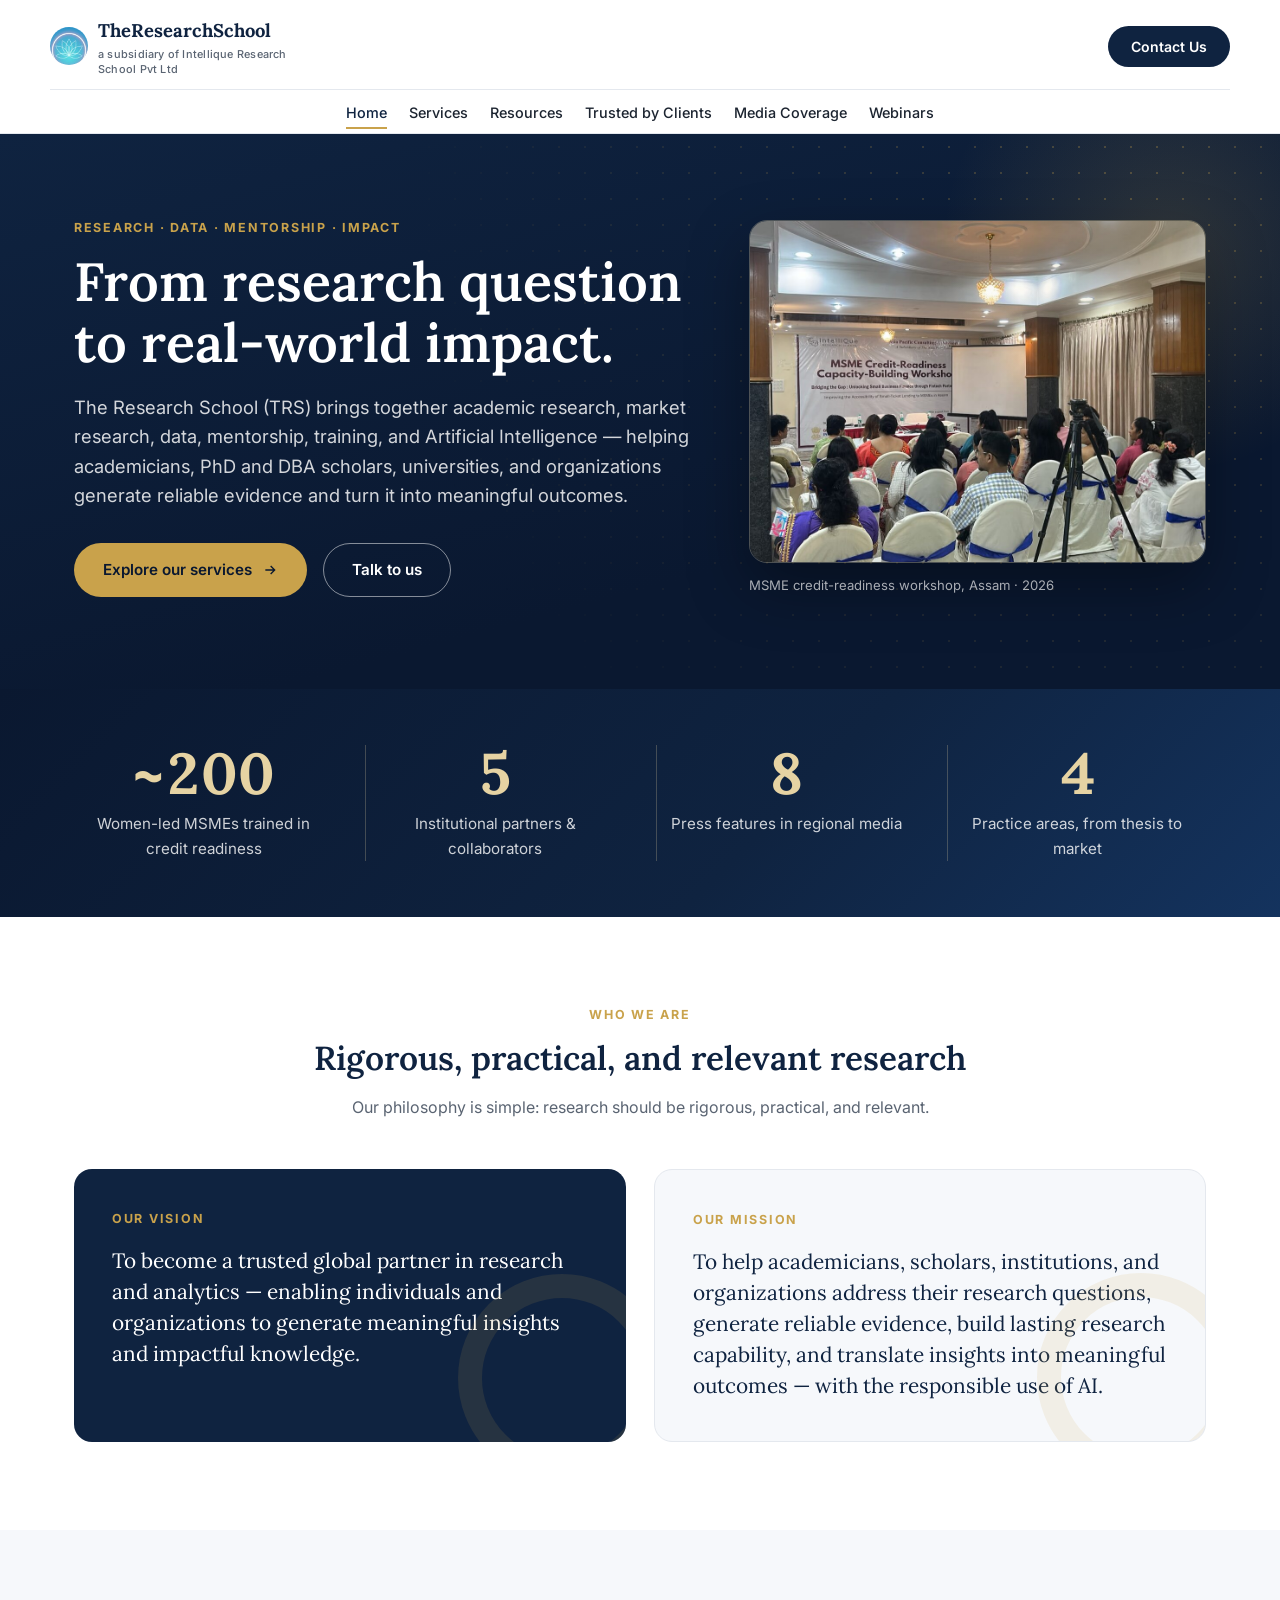
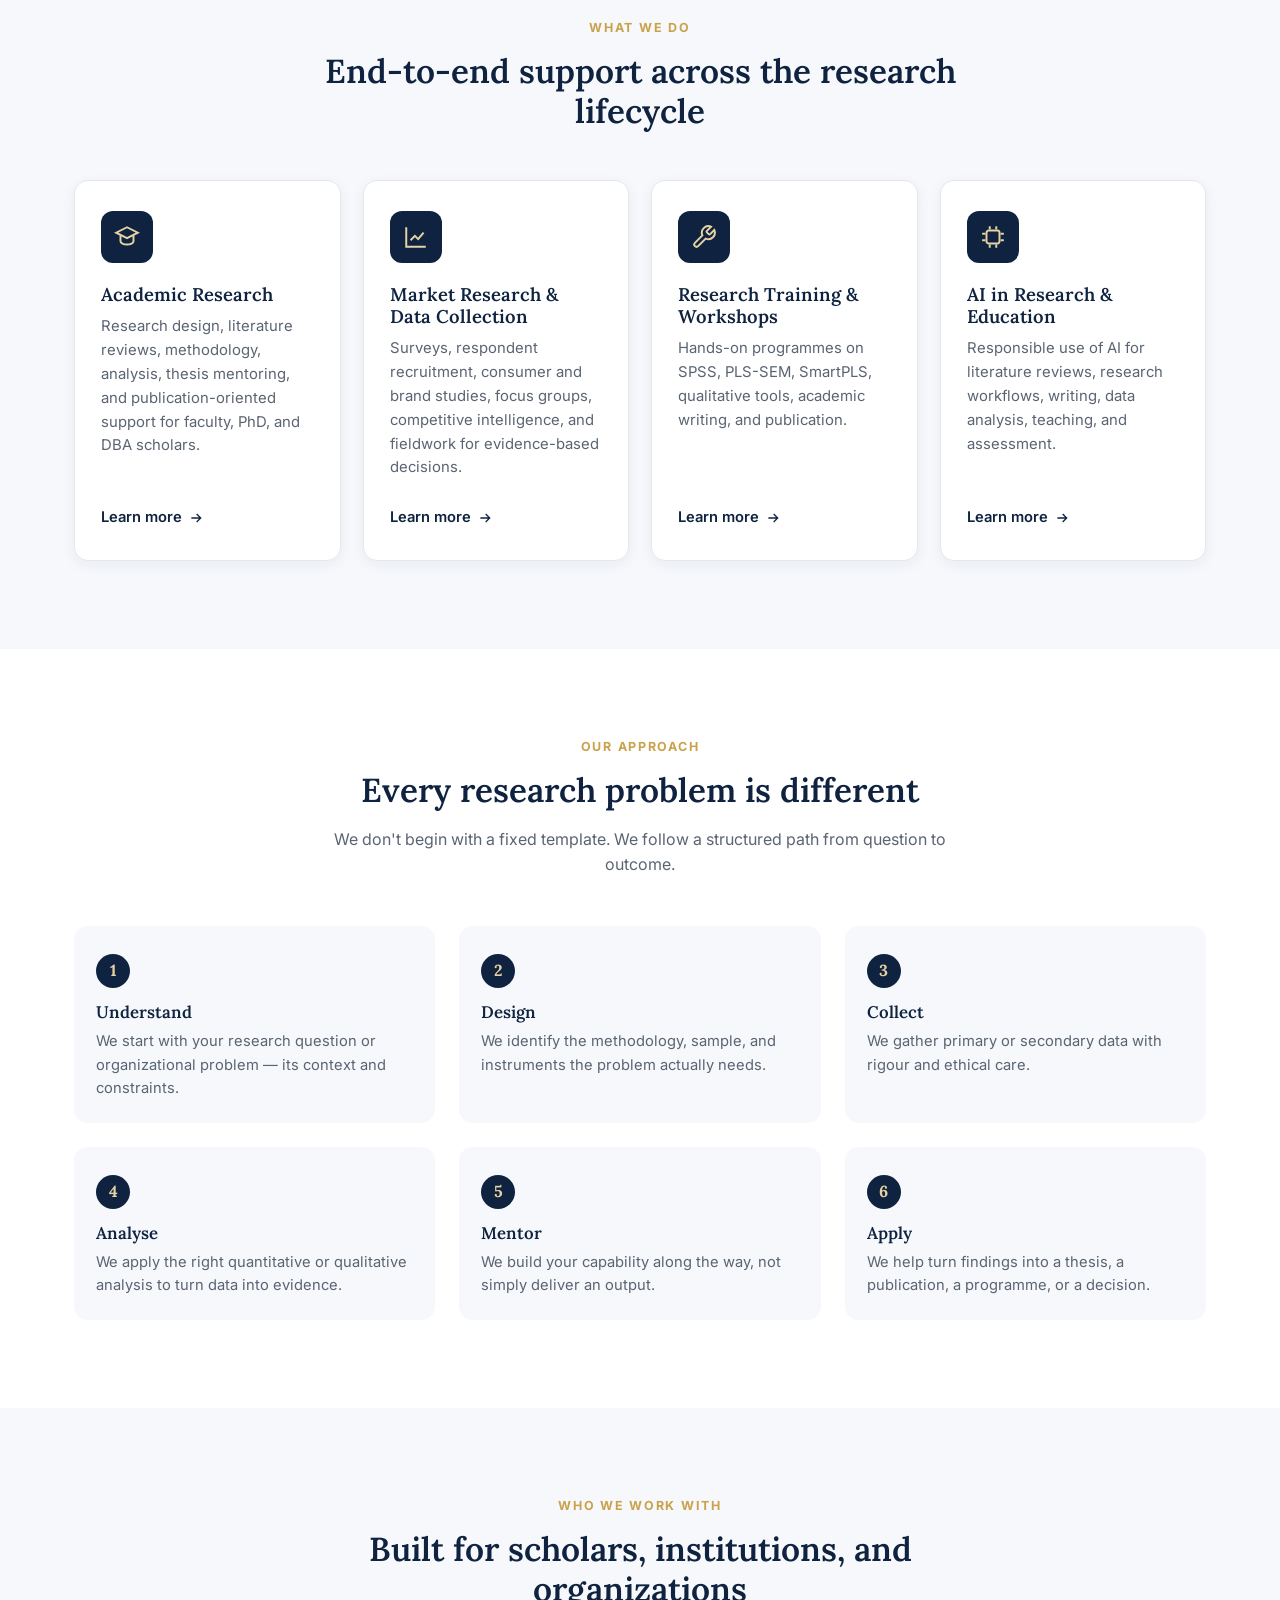
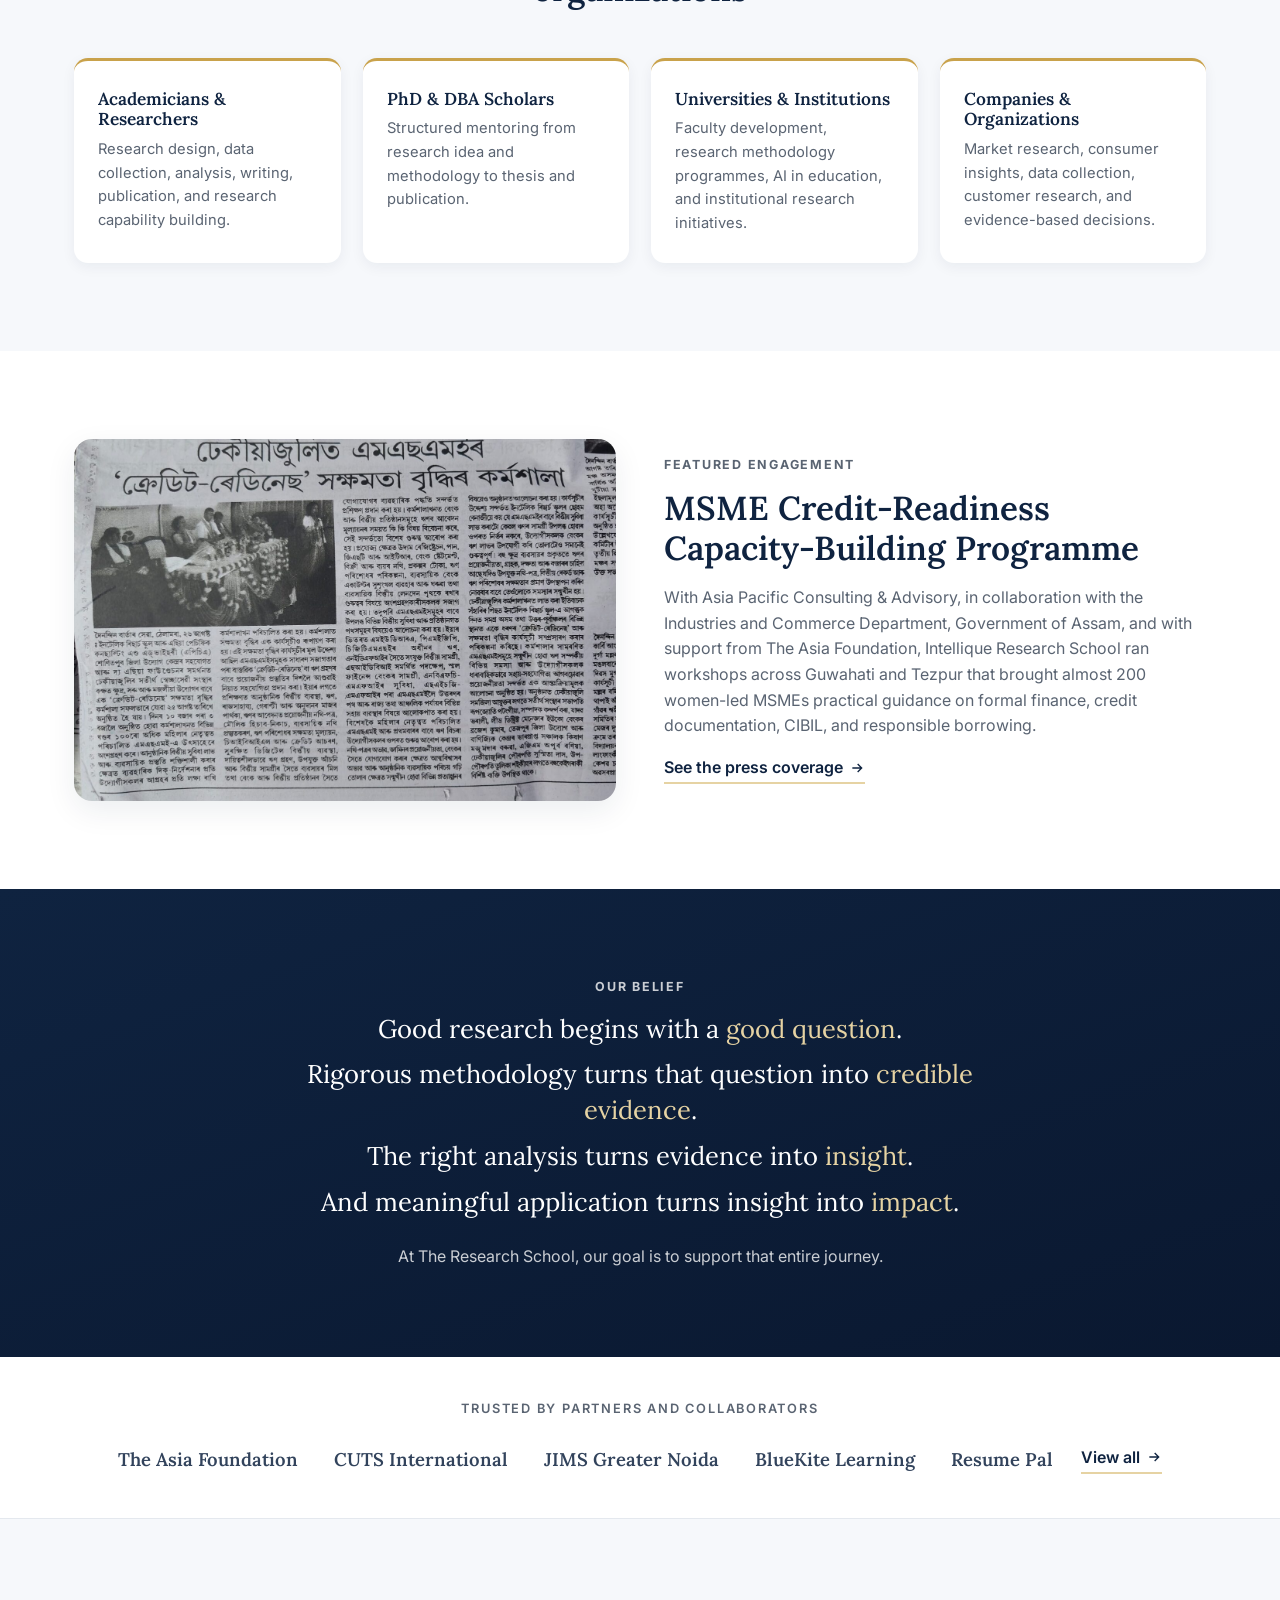
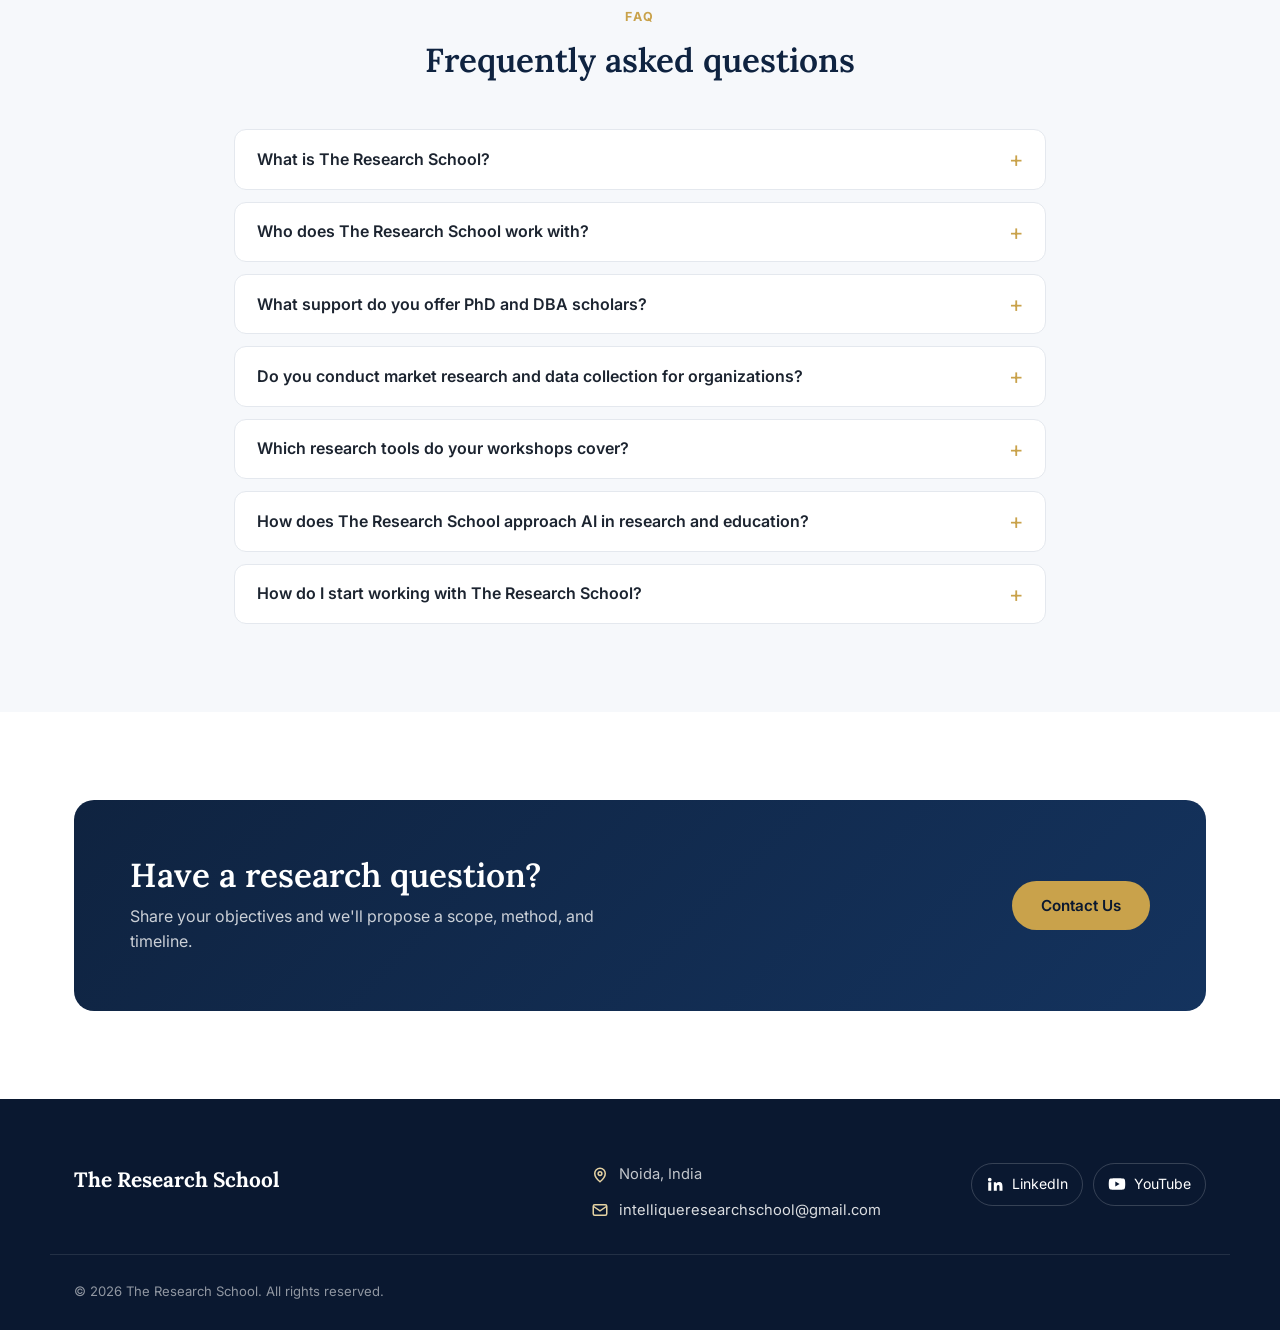
<file: index.html>
<!DOCTYPE html>
<html lang="en-IN">
<head>
<meta charset="UTF-8">
<meta name="viewport" content="width=device-width, initial-scale=1.0">
<title>The Research School | Research Mentoring, PhD & DBA Support, Market Research & AI in Education</title>
<meta name="description" content="The Research School (TRS), Noida, India: academic research support, PhD and DBA thesis mentoring, market research and data collection, SPSS and PLS-SEM workshops, and AI in research and education.">
<meta name="robots" content="index, follow">
<link rel="canonical" href="https://www.theresearchschool.com/">
<meta name="theme-color" content="#0f2340">
<meta property="og:type" content="website">
<meta property="og:site_name" content="The Research School">
<meta property="og:locale" content="en_IN">
<meta property="og:title" content="The Research School | Research Mentoring, PhD & DBA Support, Market Research & AI in Education">
<meta property="og:description" content="The Research School (TRS), Noida, India: academic research support, PhD and DBA thesis mentoring, market research and data collection, SPSS and PLS-SEM workshops, and AI in research and education.">
<meta property="og:url" content="https://www.theresearchschool.com/">
<meta property="og:image" content="https://www.theresearchschool.com/media/brand/og-image.jpg">
<meta property="og:image:width" content="1200">
<meta property="og:image:height" content="630">
<meta name="twitter:card" content="summary_large_image">
<meta name="twitter:title" content="The Research School | Research Mentoring, PhD & DBA Support, Market Research & AI in Education">
<meta name="twitter:description" content="The Research School (TRS), Noida, India: academic research support, PhD and DBA thesis mentoring, market research and data collection, SPSS and PLS-SEM workshops, and AI in research and education.">
<meta name="twitter:image" content="https://www.theresearchschool.com/media/brand/og-image.jpg">
<link rel="preconnect" href="https://fonts.googleapis.com">
<link rel="preconnect" href="https://fonts.gstatic.com" crossorigin>
<link href="https://fonts.googleapis.com/css2?family=Inter:wght@400;500;600;700&family=Lora:wght@500;600;700&display=swap" rel="stylesheet">
<link rel="stylesheet" href="css/style.css?v=202610191203">
<link rel="icon" type="image/png" href="media/brand/favicon.png">
<link rel="apple-touch-icon" href="media/brand/logo-icon.png">
<script type="application/ld+json">{
 "@context": "https://schema.org",
 "@graph": [
  {
   "@type": "EducationalOrganization",
   "@id": "https://www.theresearchschool.com/#organization",
   "name": "The Research School",
   "alternateName": [
    "TRS",
    "TheResearchSchool"
   ],
   "url": "https://www.theresearchschool.com/",
   "logo": "https://www.theresearchschool.com/media/brand/logo-icon.png",
   "image": "https://www.theresearchschool.com/media/brand/og-image.jpg",
   "slogan": "Where Research Meets Data, Mentorship & AI.",
   "description": "The Research School (TRS) is a research and knowledge platform that brings together academic research, market research, data, mentorship, training, and Artificial Intelligence for academicians, PhD and DBA scholars, universities, and organizations.",
   "email": "intelliqueresearchschool@gmail.com",
   "address": {
    "@type": "PostalAddress",
    "addressLocality": "Noida",
    "addressRegion": "Uttar Pradesh",
    "addressCountry": "IN"
   },
   "areaServed": "IN",
   "parentOrganization": {
    "@type": "Organization",
    "name": "Intellique Research School Private Limited",
    "url": "https://intelliqueresearchschool.com/"
   },
   "sameAs": [
    "https://www.linkedin.com/in/the-research-school-738761282/",
    "https://www.youtube.com/@TheResearchSchool"
   ],
   "knowsAbout": [
    "Research methodology",
    "PhD and DBA thesis mentoring",
    "Literature reviews",
    "Academic publishing",
    "Market research",
    "Survey design and data collection",
    "Consumer research",
    "Brand perception research",
    "Competitive intelligence",
    "SPSS",
    "PLS-SEM",
    "SmartPLS",
    "Structural equation modelling",
    "Qualitative research",
    "Faculty development programmes",
    "AI in research",
    "AI in education"
   ]
  },
  {
   "@type": "WebSite",
   "@id": "https://www.theresearchschool.com/#website",
   "url": "https://www.theresearchschool.com/",
   "name": "The Research School",
   "publisher": {
    "@id": "https://www.theresearchschool.com/#organization"
   },
   "inLanguage": "en-IN"
  },
  {
   "@type": "FAQPage",
   "@id": "https://www.theresearchschool.com/#faq",
   "mainEntity": [
    {
     "@type": "Question",
     "name": "What is The Research School?",
     "acceptedAnswer": {
      "@type": "Answer",
      "text": "The Research School (TRS) is a research and knowledge platform that brings together academic research, market research, data, mentorship, training, and Artificial Intelligence. It is based in Noida, India, and is a subsidiary of Intellique Research School Pvt Ltd."
     }
    },
    {
     "@type": "Question",
     "name": "Who does The Research School work with?",
     "acceptedAnswer": {
      "@type": "Answer",
      "text": "TRS works with academicians and researchers, PhD and DBA scholars, universities and educational institutions, and companies and organizations that need reliable evidence for decision-making."
     }
    },
    {
     "@type": "Question",
     "name": "What support do you offer PhD and DBA scholars?",
     "acceptedAnswer": {
      "@type": "Answer",
      "text": "Structured mentoring across the research journey: research problem identification and design, literature reviews and gap identification, research methodology, quantitative and qualitative analysis, data collection, thesis and dissertation mentoring, and publication-oriented research support."
     }
    },
    {
     "@type": "Question",
     "name": "Do you conduct market research and data collection for organizations?",
     "acceptedAnswer": {
      "@type": "Answer",
      "text": "Yes. TRS runs primary data collection, survey design and administration, respondent recruitment, consumer and customer experience studies, brand perception research, focus groups and interviews, competitive intelligence, and research fieldwork for companies, institutions, and academicians."
     }
    },
    {
     "@type": "Question",
     "name": "Which research tools do your workshops cover?",
     "acceptedAnswer": {
      "@type": "Answer",
      "text": "Workshops and Faculty Development Programmes cover tools and techniques such as SPSS, PLS-SEM and SmartPLS, structural equation modelling, qualitative research tools, literature review tools, data analysis, research design, academic writing, and research publication, with an emphasis on hands-on practice."
     }
    },
    {
     "@type": "Question",
     "name": "How does The Research School approach AI in research and education?",
     "acceptedAnswer": {
      "@type": "Answer",
      "text": "TRS helps researchers, faculty, and institutions use AI responsibly for literature reviews, research workflows, academic writing, data analysis, teaching, and assessment. AI should augment human expertise, critical thinking, and academic judgement rather than replace them."
     }
    },
    {
     "@type": "Question",
     "name": "How do I start working with The Research School?",
     "acceptedAnswer": {
      "@type": "Answer",
      "text": "Use the Contact Us form on this website or email intelliqueresearchschool@gmail.com. Every engagement begins by understanding your research question or business problem; we then propose a scope, method, and timeline."
     }
    }
   ]
  }
 ]
}</script>
</head>
<body>
<a class="skip-link" href="#main">Skip to content</a>

<header class="site-header">
  <div class="container nav">
    <a href="index.html" class="brand" aria-label="The Research School — home">
      <img src="media/brand/logo-icon.png" alt="" class="brand-mark" width="40" height="40">
      <span class="brand-text">TheResearchSchool
        <span class="sub">a subsidiary of Intellique Research School Pvt Ltd</span>
      </span>
    </a>
    <nav aria-label="Main">
      <ul class="nav-links">
        <li><a href="index.html" class="active" aria-current="page">Home</a></li>
        <li><a href="services.html">Services</a></li>
        <li><a href="resources.html">Resources</a></li>
        <li><a href="trusted-by-clients.html">Trusted by Clients</a></li>
        <li><a href="media-coverage.html">Media Coverage</a></li>
        <li><a href="webinars.html">Webinars</a></li>
      </ul>
    </nav>
    <div class="nav-cta">
      <button type="button" class="btn btn-dark" data-open-contact>Contact Us</button>
      <button class="nav-toggle" aria-label="Toggle menu"><span></span><span></span><span></span></button>
    </div>
  </div>
</header>

<main id="main">
<section class="hero home-hero">
  <div class="container home-hero-grid">
    <div class="hero-inner">
      <p class="eyebrow">Research · Data · Mentorship · Impact</p>
      <h1>From research question to real-world impact.</h1>
      <p class="lead">The Research School (TRS) brings together academic research, market research, data, mentorship, training, and Artificial Intelligence — helping academicians, PhD and DBA scholars, universities, and organizations generate reliable evidence and turn it into meaningful outcomes.</p>
      <div class="hero-actions">
        <a href="services.html" class="btn btn-primary">Explore our services <svg width="16" height="16" viewBox="0 0 24 24" fill="none" stroke="currentColor" stroke-width="2" aria-hidden="true"><path d="M5 12h14M13 6l6 6-6 6"/></svg></a>
        <button type="button" class="btn btn-outline" data-open-contact>Talk to us</button>
      </div>
    </div>
    <figure class="home-hero-photo">
      <img src="media/msme-credit-readiness/msme-workshop-photo-01.jpg" alt="MSME Credit-Readiness Capacity-Building Workshop session in Assam" width="1400" height="788" fetchpriority="high">
      <figcaption>MSME credit-readiness workshop, Assam · 2026</figcaption>
    </figure>
  </div>
</section>

<section class="stats-band" aria-labelledby="impact-h">
  <div class="container">
    <h2 id="impact-h" class="visually-hidden">Our impact in numbers</h2>
    <div class="stats-grid stats-grid-4">
      <div class="stat"><span class="stat-num" data-count="200" data-prefix="~">~200</span><span class="stat-label">Women-led MSMEs trained in credit readiness</span></div>
      <div class="stat"><span class="stat-num" data-count="5">5</span><span class="stat-label">Institutional partners &amp; collaborators</span></div>
      <div class="stat"><span class="stat-num" data-count="8">8</span><span class="stat-label">Press features in regional media</span></div>
      <div class="stat"><span class="stat-num" data-count="4">4</span><span class="stat-label">Practice areas, from thesis to market</span></div>
    </div>
  </div>
</section>

<section class="section" aria-labelledby="vm-h">
  <div class="container">
    <div class="section-head center">
      <p class="eyebrow">Who we are</p>
      <h2 id="vm-h">Rigorous, practical, and relevant research</h2>
      <p>Our philosophy is simple: research should be rigorous, practical, and relevant.</p>
    </div>
    <div class="vm-grid">
      <article class="vm-card vm-vision">
        <p class="vm-label">Our Vision</p>
        <p class="vm-text">To become a trusted global partner in research and analytics — enabling individuals and organizations to generate meaningful insights and impactful knowledge.</p>
      </article>
      <article class="vm-card vm-mission">
        <p class="vm-label">Our Mission</p>
        <p class="vm-text">To help academicians, scholars, institutions, and organizations address their research questions, generate reliable evidence, build lasting research capability, and translate insights into meaningful outcomes — with the responsible use of AI.</p>
      </article>
    </div>
  </div>
</section>

<section class="section section-alt" aria-labelledby="what-h">
  <div class="container">
    <div class="section-head center">
      <p class="eyebrow">What we do</p>
      <h2 id="what-h">End-to-end support across the research lifecycle</h2>
    </div>
    <div class="what-grid">
      <a class="what-card" href="services.html#academic">
        <span class="what-icon"><svg width="26" height="26" viewBox="0 0 24 24" fill="none" stroke="currentColor" stroke-width="1.8" aria-hidden="true"><path d="M12 3 2 8l10 5 10-5-10-5Z"/><path d="M6 10.5V16c0 1.5 2.7 3 6 3s6-1.5 6-3v-5.5"/></svg></span>
        <h3>Academic Research</h3>
        <p>Research design, literature reviews, methodology, analysis, thesis mentoring, and publication-oriented support for faculty, PhD, and DBA scholars.</p>
        <span class="what-go">Learn more <svg width="16" height="16" viewBox="0 0 24 24" fill="none" stroke="currentColor" stroke-width="2" aria-hidden="true"><path d="M5 12h14M13 6l6 6-6 6"/></svg></span>
      </a>
      <a class="what-card" href="services.html#market">
        <span class="what-icon"><svg width="26" height="26" viewBox="0 0 24 24" fill="none" stroke="currentColor" stroke-width="1.8" aria-hidden="true"><path d="M3 3v18h18"/><path d="m7 15 4-4 3 3 5-6"/></svg></span>
        <h3>Market Research &amp; Data Collection</h3>
        <p>Surveys, respondent recruitment, consumer and brand studies, focus groups, competitive intelligence, and fieldwork for evidence-based decisions.</p>
        <span class="what-go">Learn more <svg width="16" height="16" viewBox="0 0 24 24" fill="none" stroke="currentColor" stroke-width="2" aria-hidden="true"><path d="M5 12h14M13 6l6 6-6 6"/></svg></span>
      </a>
      <a class="what-card" href="services.html#training">
        <span class="what-icon"><svg width="26" height="26" viewBox="0 0 24 24" fill="none" stroke="currentColor" stroke-width="1.8" aria-hidden="true"><path d="M14.7 6.3a1 1 0 0 0 0 1.4l1.6 1.6a1 1 0 0 0 1.4 0l3.77-3.77a6 6 0 0 1-7.94 7.94l-6.91 6.91a2.12 2.12 0 0 1-3-3l6.91-6.91a6 6 0 0 1 7.94-7.94Z"/></svg></span>
        <h3>Research Training &amp; Workshops</h3>
        <p>Hands-on programmes on SPSS, PLS-SEM, SmartPLS, qualitative tools, academic writing, and publication.</p>
        <span class="what-go">Learn more <svg width="16" height="16" viewBox="0 0 24 24" fill="none" stroke="currentColor" stroke-width="2" aria-hidden="true"><path d="M5 12h14M13 6l6 6-6 6"/></svg></span>
      </a>
      <a class="what-card" href="services.html#ai">
        <span class="what-icon"><svg width="26" height="26" viewBox="0 0 24 24" fill="none" stroke="currentColor" stroke-width="1.8" aria-hidden="true"><rect x="6" y="6" width="12" height="12" rx="2"/><path d="M9 2v3M15 2v3M9 19v3M15 19v3M2 9h3M2 15h3M19 9h3M19 15h3"/></svg></span>
        <h3>AI in Research &amp; Education</h3>
        <p>Responsible use of AI for literature reviews, research workflows, writing, data analysis, teaching, and assessment.</p>
        <span class="what-go">Learn more <svg width="16" height="16" viewBox="0 0 24 24" fill="none" stroke="currentColor" stroke-width="2" aria-hidden="true"><path d="M5 12h14M13 6l6 6-6 6"/></svg></span>
      </a>
    </div>
  </div>
</section>

<section class="section" aria-labelledby="approach-h">
  <div class="container">
    <div class="section-head center">
      <p class="eyebrow">Our approach</p>
      <h2 id="approach-h">Every research problem is different</h2>
      <p>We don't begin with a fixed template. We follow a structured path from question to outcome.</p>
    </div>
    <ol class="steps steps-6">
      <li class="step"><h3>Understand</h3><p>We start with your research question or organizational problem — its context and constraints.</p></li>
      <li class="step"><h3>Design</h3><p>We identify the methodology, sample, and instruments the problem actually needs.</p></li>
      <li class="step"><h3>Collect</h3><p>We gather primary or secondary data with rigour and ethical care.</p></li>
      <li class="step"><h3>Analyse</h3><p>We apply the right quantitative or qualitative analysis to turn data into evidence.</p></li>
      <li class="step"><h3>Mentor</h3><p>We build your capability along the way, not simply deliver an output.</p></li>
      <li class="step"><h3>Apply</h3><p>We help turn findings into a thesis, a publication, a programme, or a decision.</p></li>
    </ol>
  </div>
</section>

<section class="section section-alt" aria-labelledby="who-h">
  <div class="container">
    <div class="section-head center">
      <p class="eyebrow">Who we work with</p>
      <h2 id="who-h">Built for scholars, institutions, and organizations</h2>
    </div>
    <div class="who-grid">
      <div class="who-card"><h3>Academicians &amp; Researchers</h3><p>Research design, data collection, analysis, writing, publication, and research capability building.</p></div>
      <div class="who-card"><h3>PhD &amp; DBA Scholars</h3><p>Structured mentoring from research idea and methodology to thesis and publication.</p></div>
      <div class="who-card"><h3>Universities &amp; Institutions</h3><p>Faculty development, research methodology programmes, AI in education, and institutional research initiatives.</p></div>
      <div class="who-card"><h3>Companies &amp; Organizations</h3><p>Market research, consumer insights, data collection, customer research, and evidence-based decisions.</p></div>
    </div>
  </div>
</section>

<section class="section" aria-labelledby="featured-h">
  <div class="container featured">
    <img src="media/msme-credit-readiness/msme-workshop-photo-02.jpg" alt="Assamese newspaper coverage of the MSME credit-readiness workshop" width="1400" height="1075" loading="lazy">
    <div>
      <p class="eyebrow">Featured engagement</p>
      <h2 id="featured-h">MSME Credit-Readiness Capacity-Building Programme</h2>
      <p>With Asia Pacific Consulting &amp; Advisory, in collaboration with the Industries and Commerce Department, Government of Assam, and with support from The Asia Foundation, Intellique Research School ran workshops across Guwahati and Tezpur that brought almost 200 women-led MSMEs practical guidance on formal finance, credit documentation, CIBIL, and responsible borrowing.</p>
      <a href="media-coverage.html" class="text-link">See the press coverage <svg width="16" height="16" viewBox="0 0 24 24" fill="none" stroke="currentColor" stroke-width="2" aria-hidden="true"><path d="M5 12h14M13 6l6 6-6 6"/></svg></a>
    </div>
  </div>
</section>

<section class="section section-navy belief" aria-labelledby="belief-h">
  <div class="container">
    <p class="eyebrow">Our belief</p>
    <h2 id="belief-h" class="visually-hidden">Our belief</h2>
    <ol class="belief-list">
      <li>Good research begins with a <em>good question</em>.</li>
      <li>Rigorous methodology turns that question into <em>credible evidence</em>.</li>
      <li>The right analysis turns evidence into <em>insight</em>.</li>
      <li>And meaningful application turns insight into <em>impact</em>.</li>
    </ol>
    <p class="belief-close">At The Research School, our goal is to support that entire journey.</p>
  </div>
</section>

<section class="partners-strip" aria-labelledby="partners-h">
  <div class="container">
    <h2 id="partners-h">Trusted by partners and collaborators</h2>
    <ul>
        <li>The Asia Foundation</li>
        <li>CUTS International</li>
        <li>JIMS Greater Noida</li>
        <li>BlueKite Learning</li>
        <li>Resume Pal</li>
    </ul>
    <a href="trusted-by-clients.html" class="text-link">View all <svg width="16" height="16" viewBox="0 0 24 24" fill="none" stroke="currentColor" stroke-width="2" aria-hidden="true"><path d="M5 12h14M13 6l6 6-6 6"/></svg></a>
  </div>
</section>

<section class="section section-alt" aria-labelledby="faq-h">
  <div class="container faq-wrap">
    <div class="section-head center">
      <p class="eyebrow">FAQ</p>
      <h2 id="faq-h">Frequently asked questions</h2>
    </div>
    <div class="faq-list">
      <details class="faq-item"><summary><h3>What is The Research School?</h3></summary><p>The Research School (TRS) is a research and knowledge platform that brings together academic research, market research, data, mentorship, training, and Artificial Intelligence. It is based in Noida, India, and is a subsidiary of Intellique Research School Pvt Ltd.</p></details>
      <details class="faq-item"><summary><h3>Who does The Research School work with?</h3></summary><p>TRS works with academicians and researchers, PhD and DBA scholars, universities and educational institutions, and companies and organizations that need reliable evidence for decision-making.</p></details>
      <details class="faq-item"><summary><h3>What support do you offer PhD and DBA scholars?</h3></summary><p>Structured mentoring across the research journey: research problem identification and design, literature reviews and gap identification, research methodology, quantitative and qualitative analysis, data collection, thesis and dissertation mentoring, and publication-oriented research support.</p></details>
      <details class="faq-item"><summary><h3>Do you conduct market research and data collection for organizations?</h3></summary><p>Yes. TRS runs primary data collection, survey design and administration, respondent recruitment, consumer and customer experience studies, brand perception research, focus groups and interviews, competitive intelligence, and research fieldwork for companies, institutions, and academicians.</p></details>
      <details class="faq-item"><summary><h3>Which research tools do your workshops cover?</h3></summary><p>Workshops and Faculty Development Programmes cover tools and techniques such as SPSS, PLS-SEM and SmartPLS, structural equation modelling, qualitative research tools, literature review tools, data analysis, research design, academic writing, and research publication, with an emphasis on hands-on practice.</p></details>
      <details class="faq-item"><summary><h3>How does The Research School approach AI in research and education?</h3></summary><p>TRS helps researchers, faculty, and institutions use AI responsibly for literature reviews, research workflows, academic writing, data analysis, teaching, and assessment. AI should augment human expertise, critical thinking, and academic judgement rather than replace them.</p></details>
      <details class="faq-item"><summary><h3>How do I start working with The Research School?</h3></summary><p>Use the Contact Us form on this website or email intelliqueresearchschool@gmail.com. Every engagement begins by understanding your research question or business problem; we then propose a scope, method, and timeline.</p></details>
    </div>
  </div>
</section>

<section class="section">
  <div class="container">
    <div class="cta-band">
      <div>
        <h2>Have a research question?</h2>
        <p>Share your objectives and we'll propose a scope, method, and timeline.</p>
      </div>
      <button type="button" class="btn btn-primary" data-open-contact>Contact Us</button>
    </div>
  </div>
</section>
</main>

<footer class="site-footer">
  <div class="container footer-slim">
    <div class="footer-brand">
      <p class="footer-name">The Research School</p>
    </div>
    <ul class="footer-contact">
      <li><svg width="18" height="18" viewBox="0 0 24 24" fill="none" stroke="currentColor" stroke-width="2" aria-hidden="true"><path d="M12 21s-7-5.6-7-11a7 7 0 0 1 14 0c0 5.4-7 11-7 11Z"/><circle cx="12" cy="10" r="2.5"/></svg><span>Noida, India</span></li>
      <li><svg width="18" height="18" viewBox="0 0 24 24" fill="none" stroke="currentColor" stroke-width="2" aria-hidden="true"><rect x="3" y="5" width="18" height="14" rx="2"/><path d="m3 7 9 6 9-6"/></svg><a href="mailto:intelliqueresearchschool@gmail.com">intelliqueresearchschool@gmail.com</a></li>
    </ul>
    <div class="footer-social">
      <a href="https://www.linkedin.com/in/the-research-school-738761282/" target="_blank" rel="noopener" aria-label="The Research School on LinkedIn"><svg width="18" height="18" viewBox="0 0 24 24" fill="currentColor" aria-hidden="true"><path d="M4.98 3.5a2.5 2.5 0 1 1 0 5 2.5 2.5 0 0 1 0-5ZM3 9.75h4V21H3V9.75Zm6.5 0h3.83v1.54h.05c.53-1 1.84-2.06 3.79-2.06 4.05 0 4.8 2.67 4.8 6.13V21h-4v-4.95c0-1.18-.02-2.7-1.65-2.7-1.65 0-1.9 1.29-1.9 2.62V21h-4V9.75Z"/></svg><span>LinkedIn</span></a>
      <a href="https://www.youtube.com/@TheResearchSchool" target="_blank" rel="noopener" aria-label="The Research School on YouTube"><svg width="18" height="18" viewBox="0 0 24 24" fill="currentColor" aria-hidden="true"><path d="M23 12s0-3.6-.46-5.33a2.78 2.78 0 0 0-1.95-1.96C18.88 4.25 12 4.25 12 4.25s-6.88 0-8.59.46a2.78 2.78 0 0 0-1.95 1.96C1 8.4 1 12 1 12s0 3.6.46 5.33a2.78 2.78 0 0 0 1.95 1.96c1.71.46 8.59.46 8.59.46s6.88 0 8.59-.46a2.78 2.78 0 0 0 1.95-1.96C23 15.6 23 12 23 12ZM9.75 15.27V8.73L15.5 12l-5.75 3.27Z"/></svg><span>YouTube</span></a>
    </div>
  </div>
  <div class="container footer-bottom">
    <span>© <span id="year">2026</span> The Research School. All rights reserved.</span>
  </div>
</footer>
<script src="js/main.js?v=202610191203"></script>
</body>
</html>
</file>
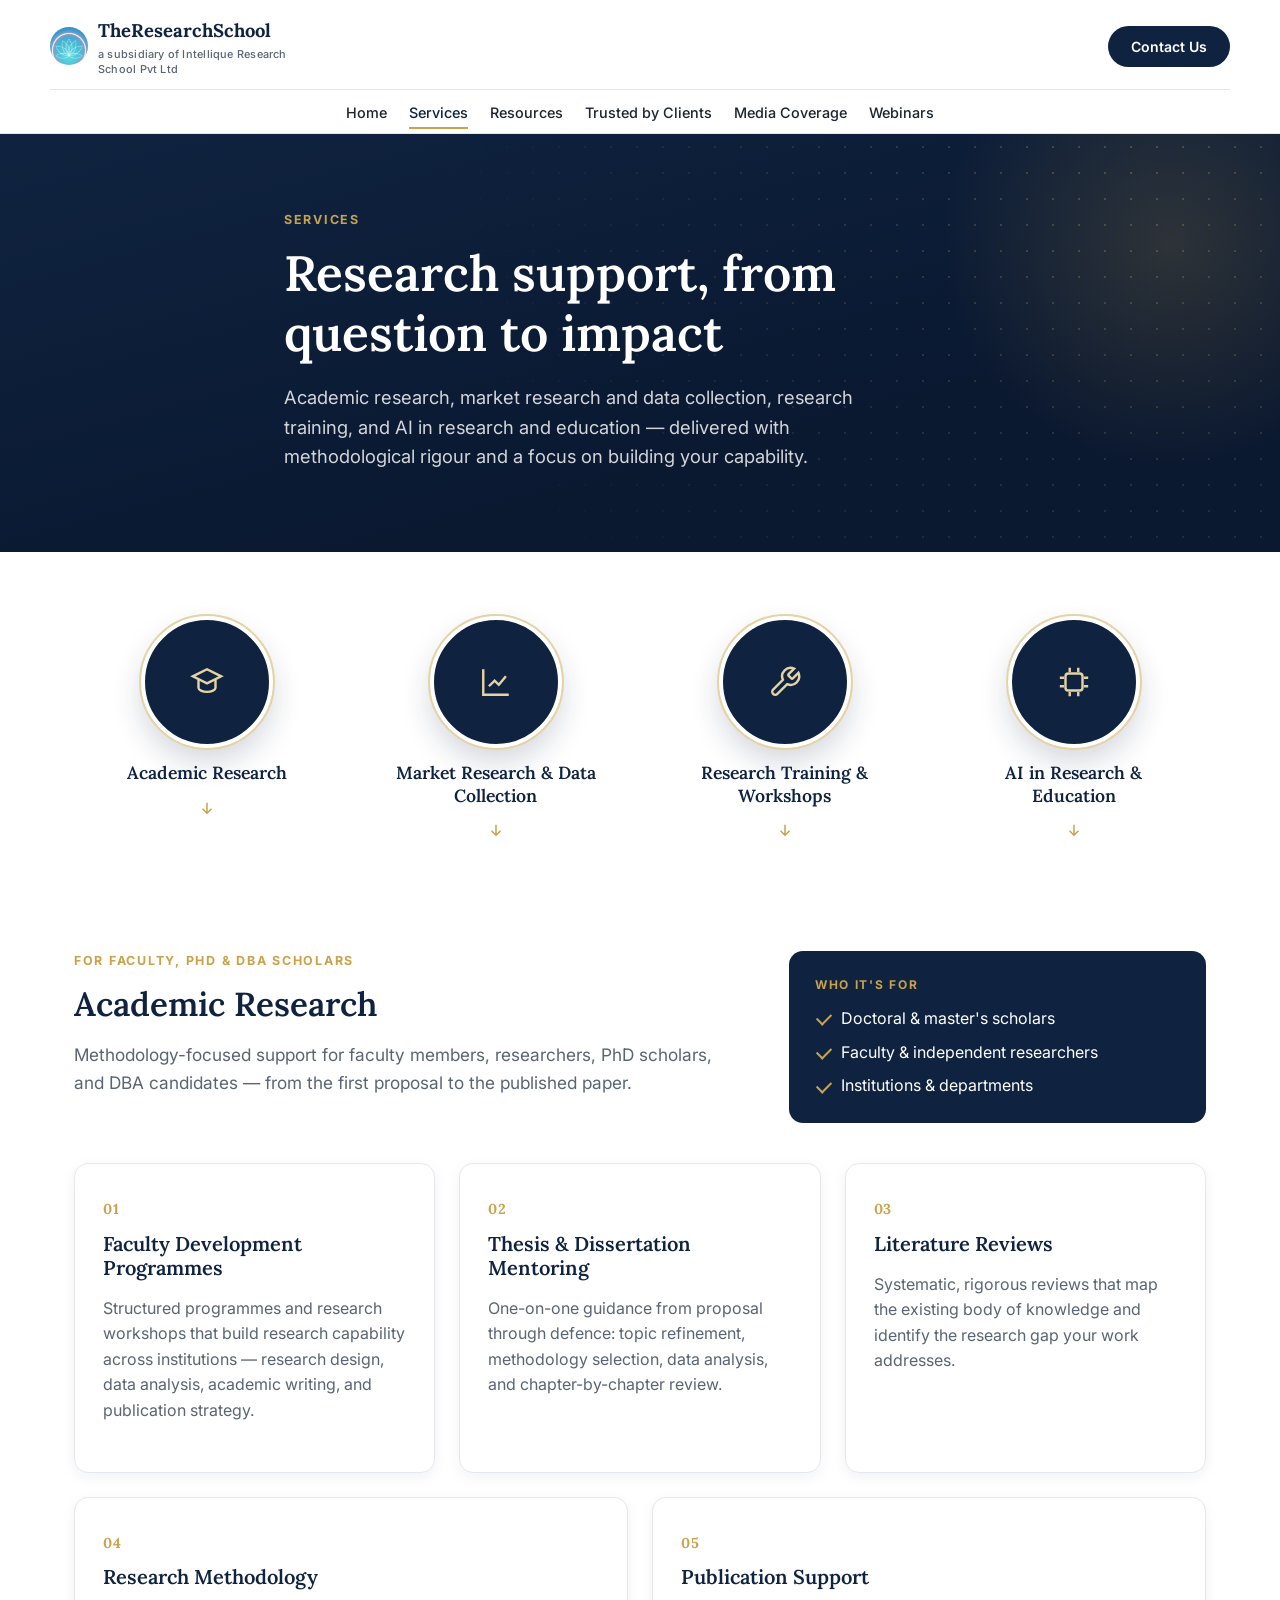
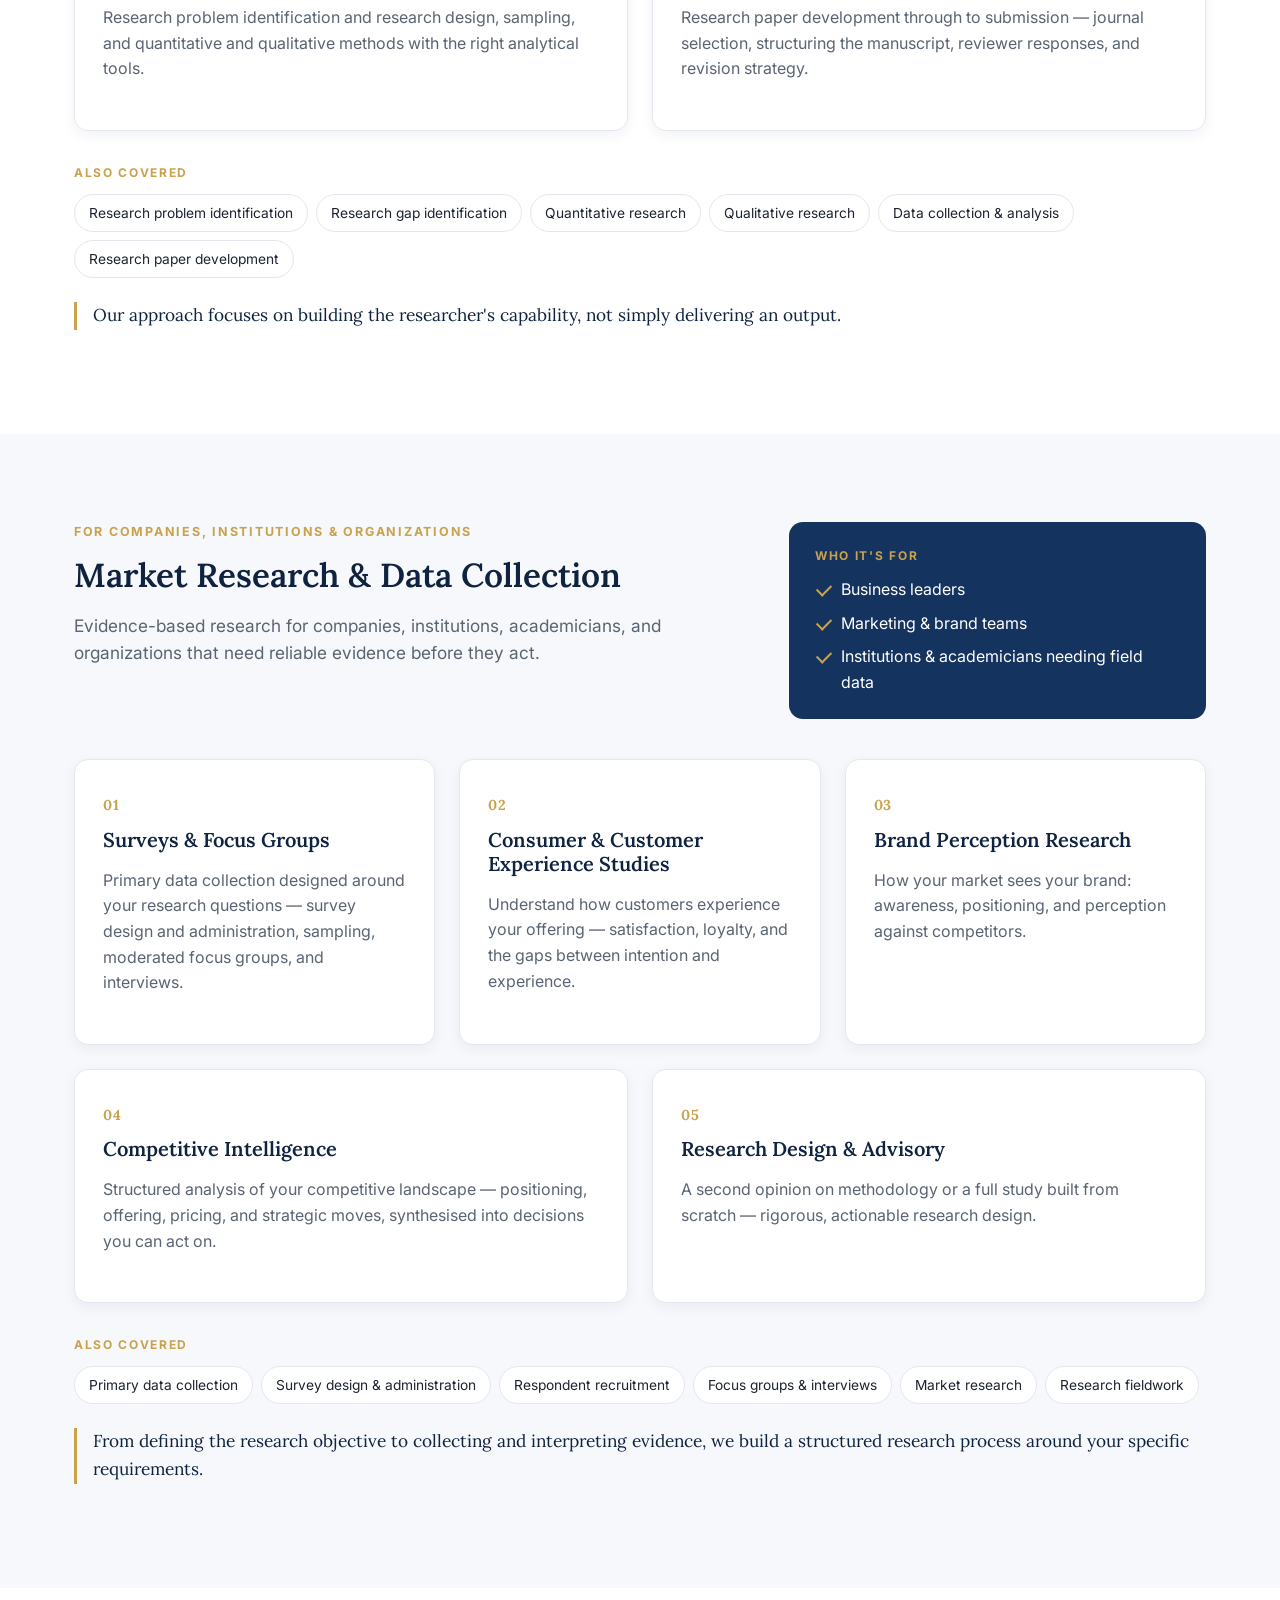
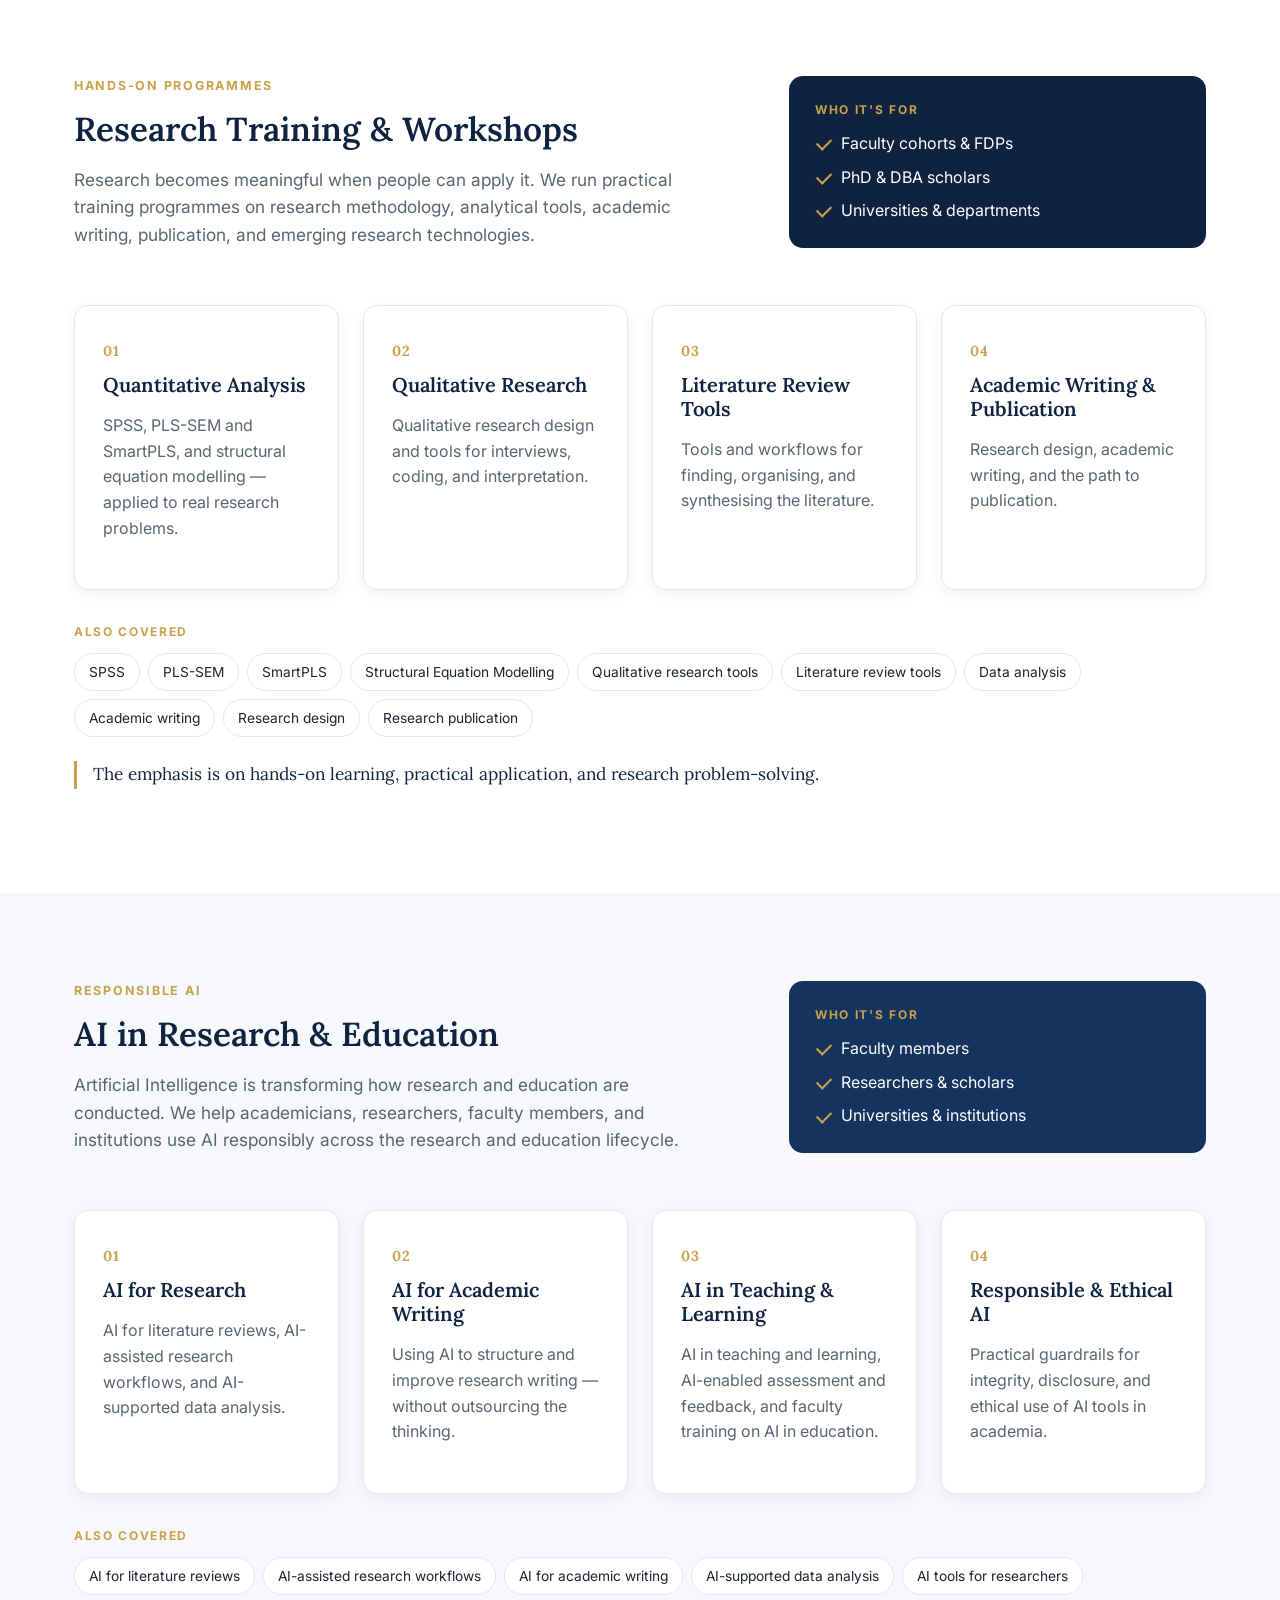
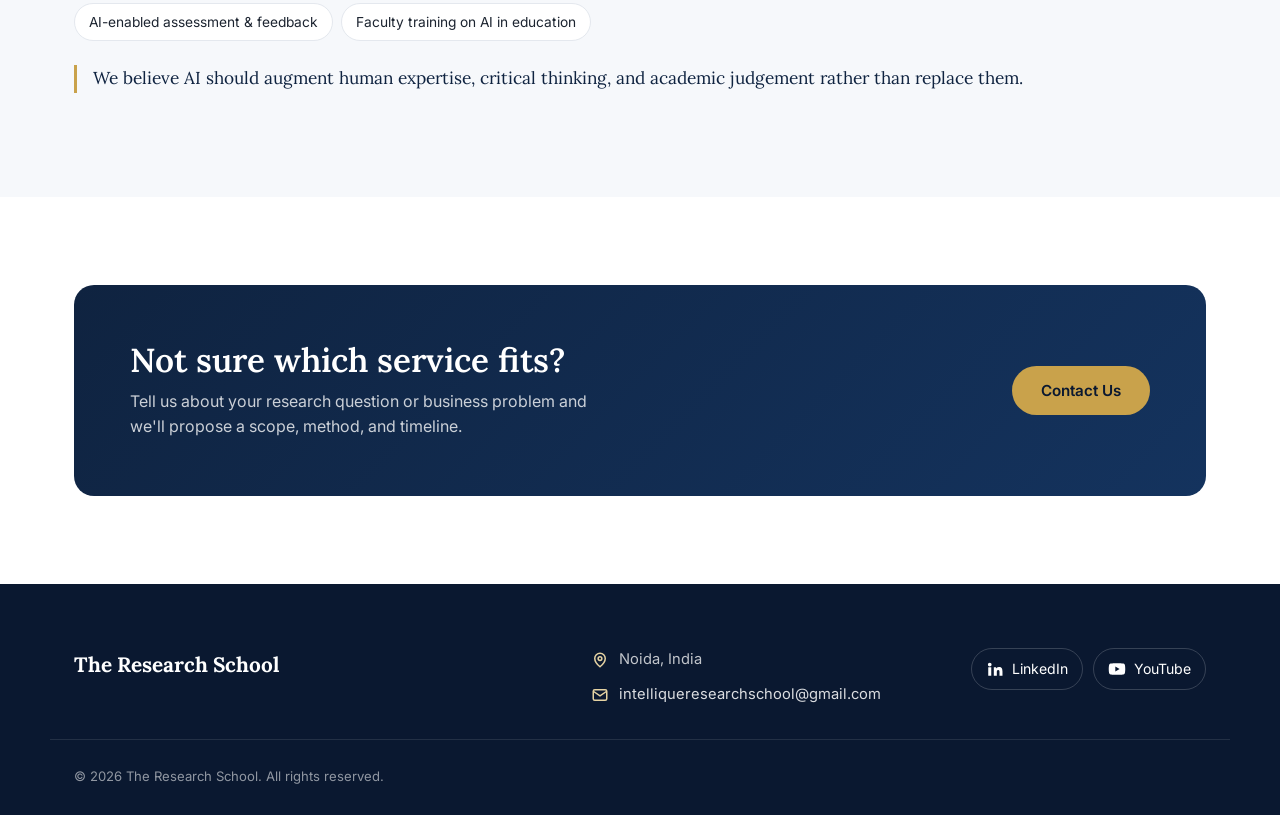
<file: academic-research.html>
<!DOCTYPE html>
<html lang="en-IN">
<head>
<meta charset="UTF-8">
<title>Academic Research — The Research School</title>
<meta name="robots" content="noindex, follow">
<link rel="canonical" href="https://www.theresearchschool.com/services.html#academic">
<meta http-equiv="refresh" content="0; url=services.html#academic">
<script>location.replace("services.html#academic");</script>
</head>
<body><p>This page has moved to <a href="services.html#academic">Academic Research</a>.</p></body>
</html>
</file>
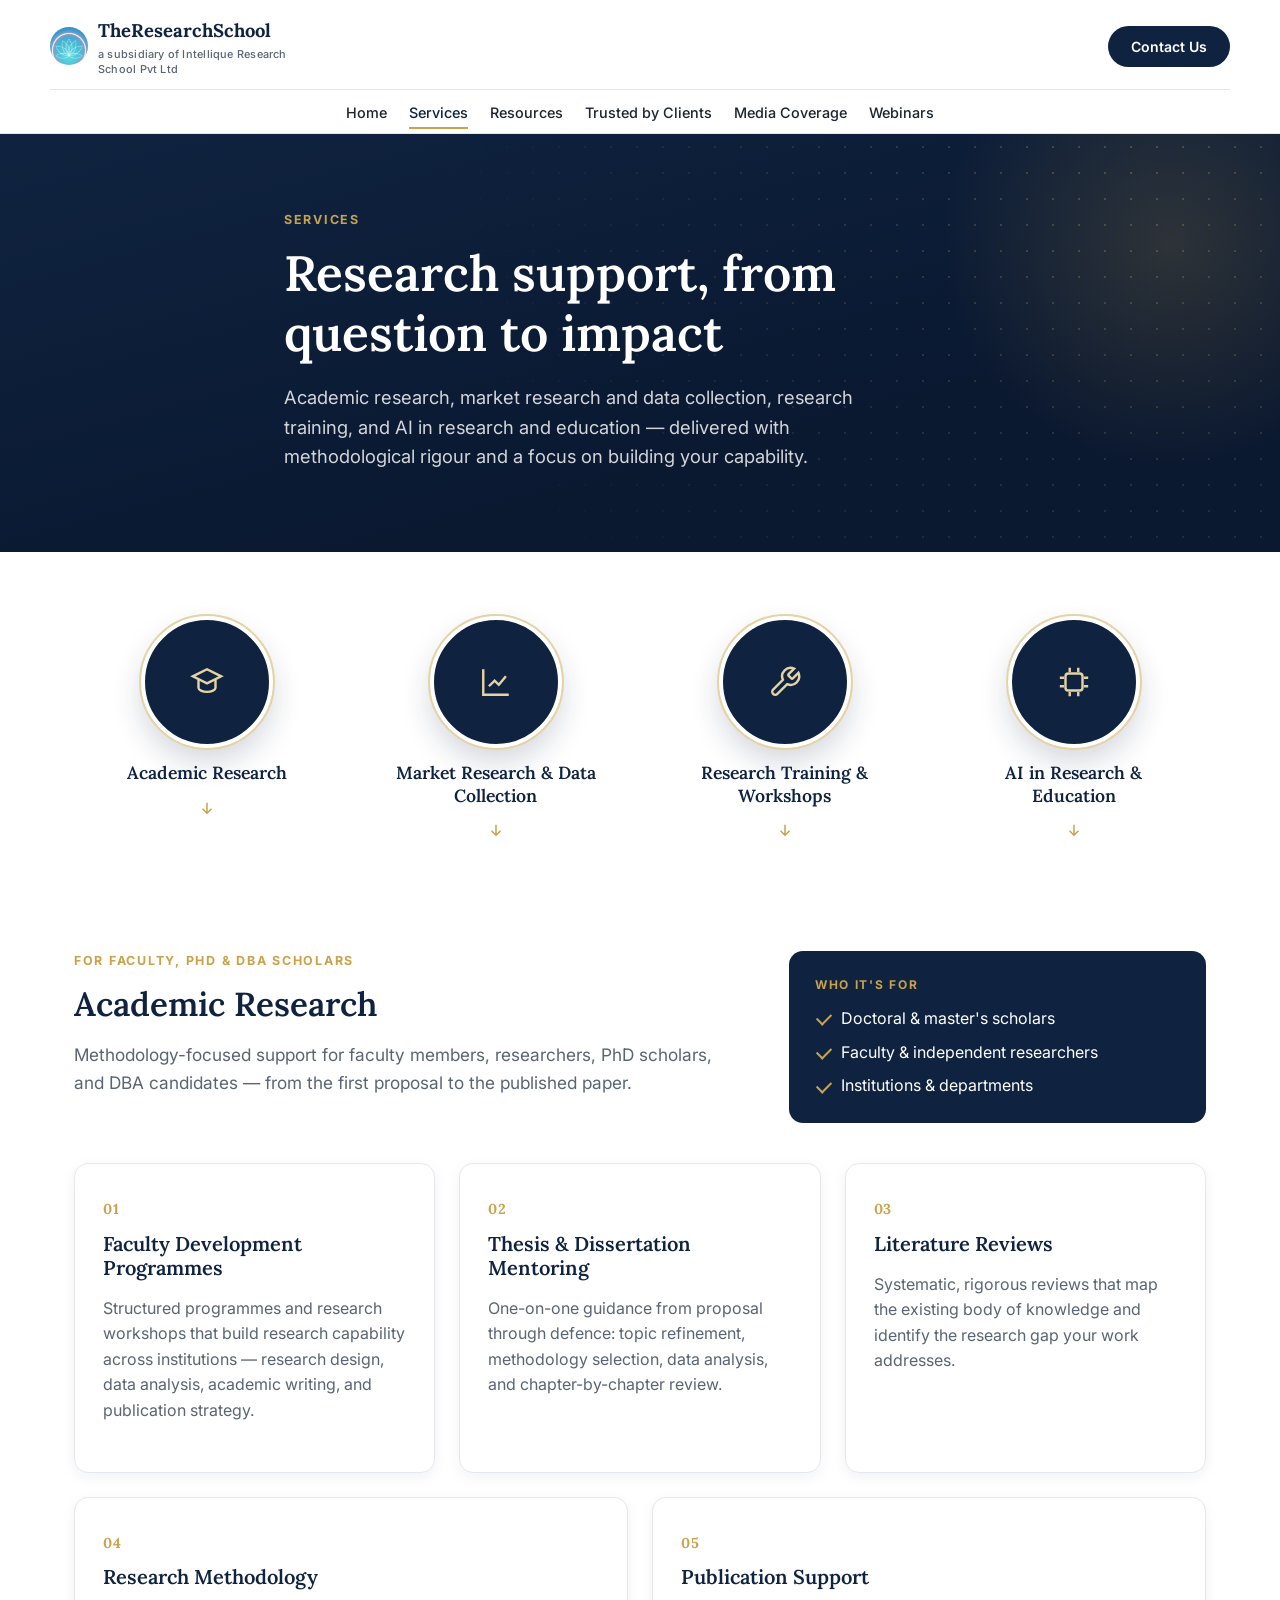
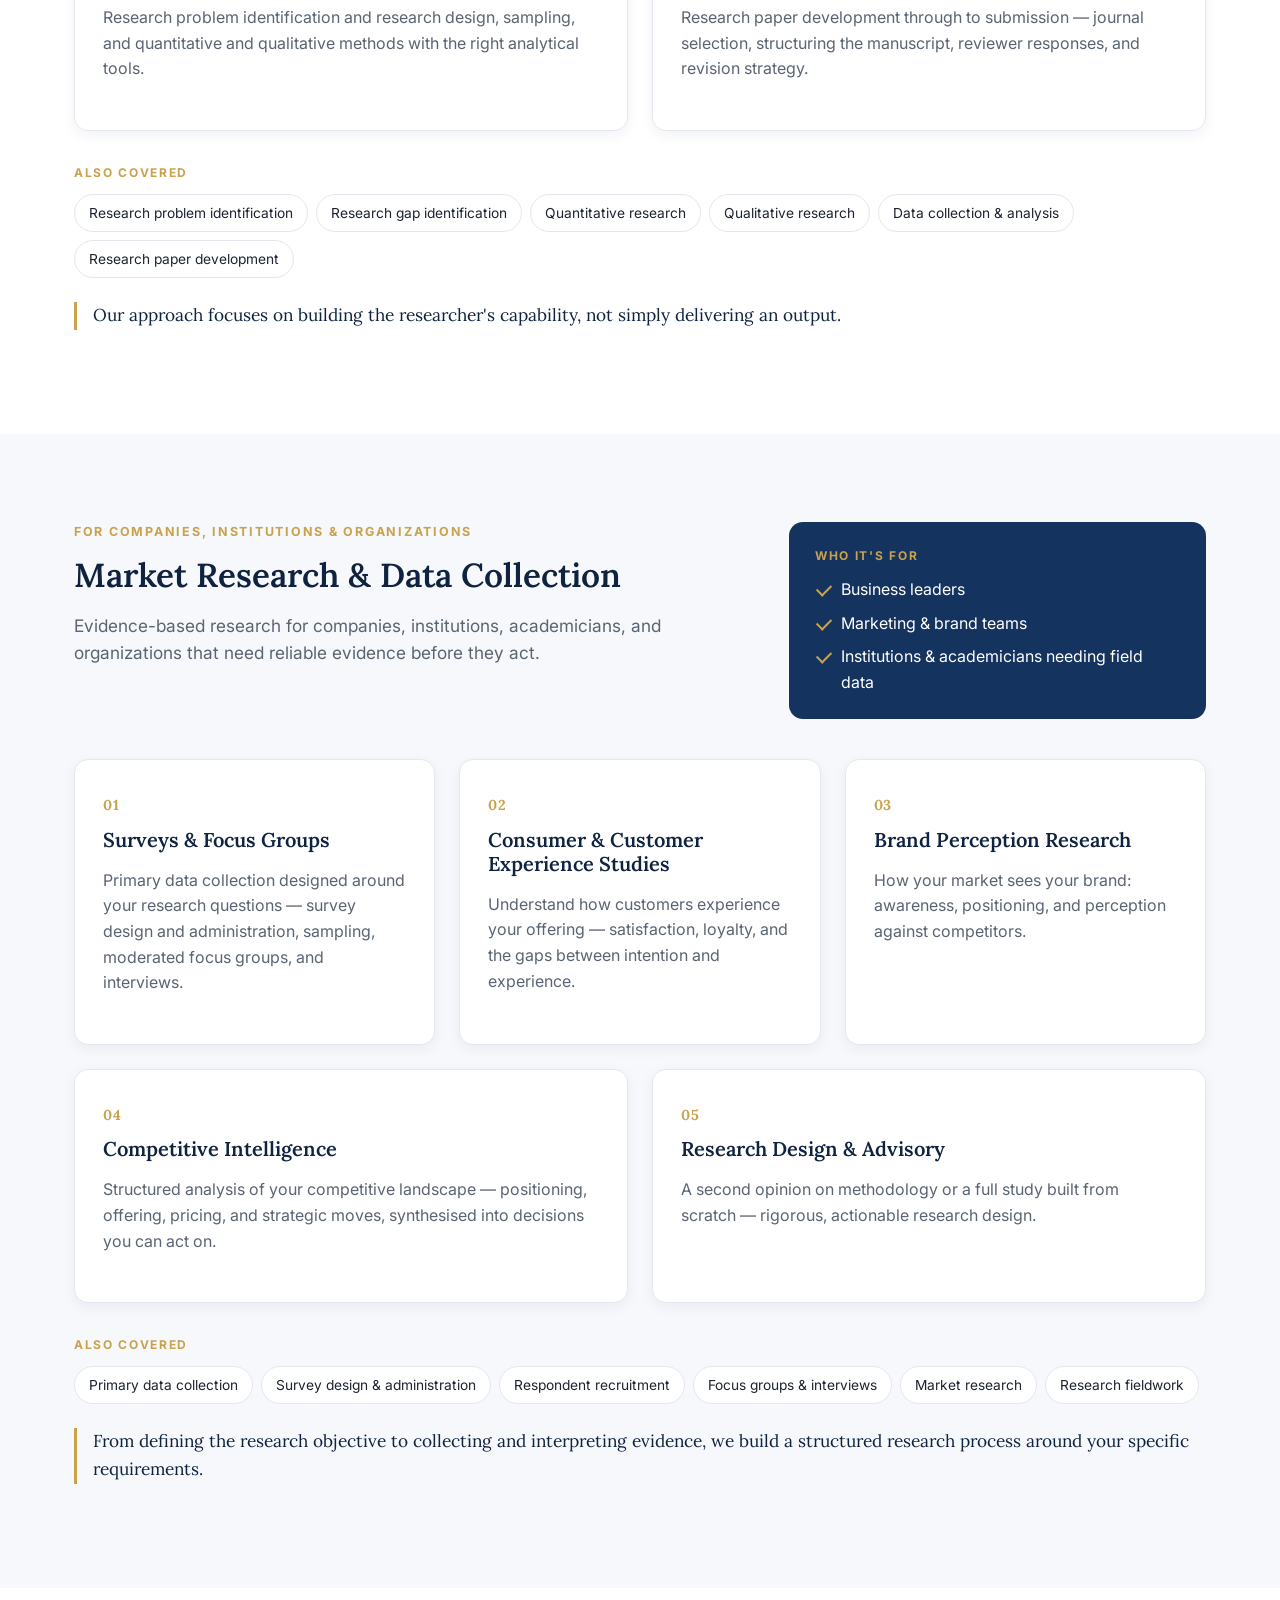
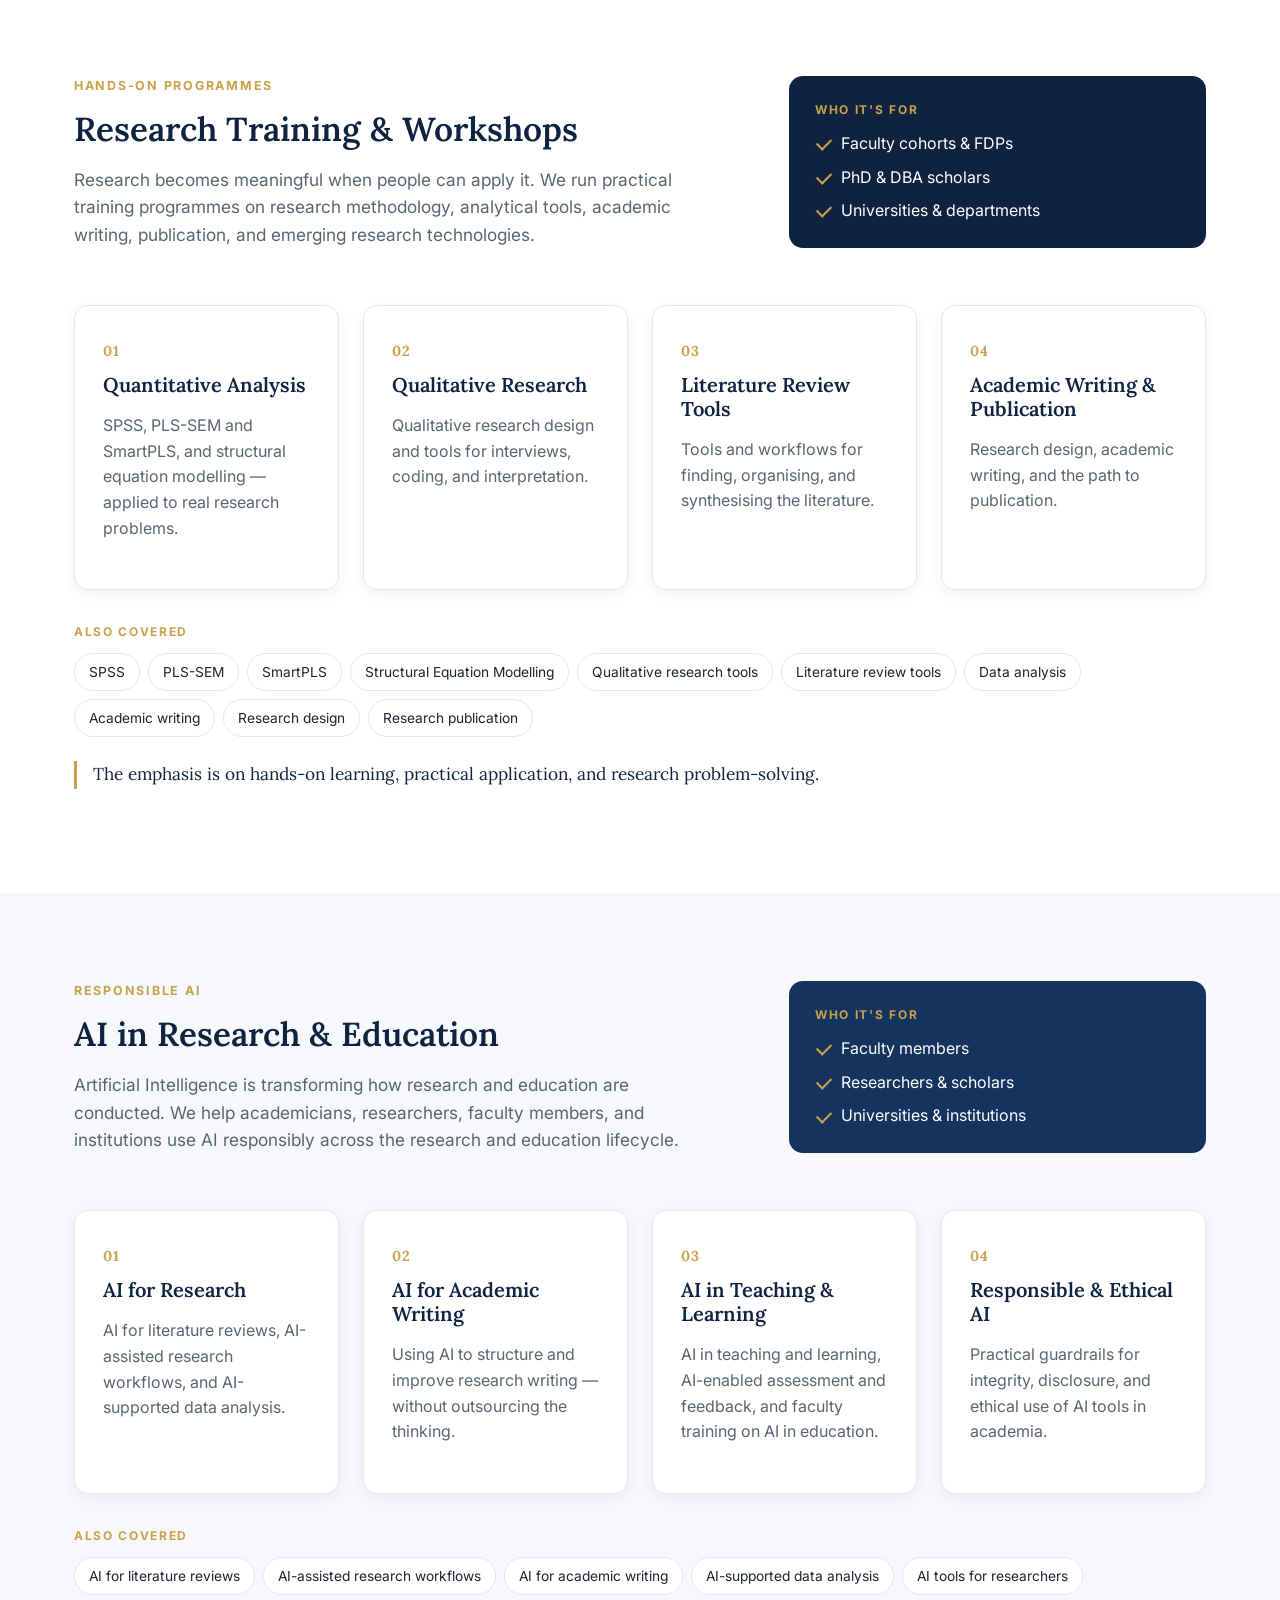
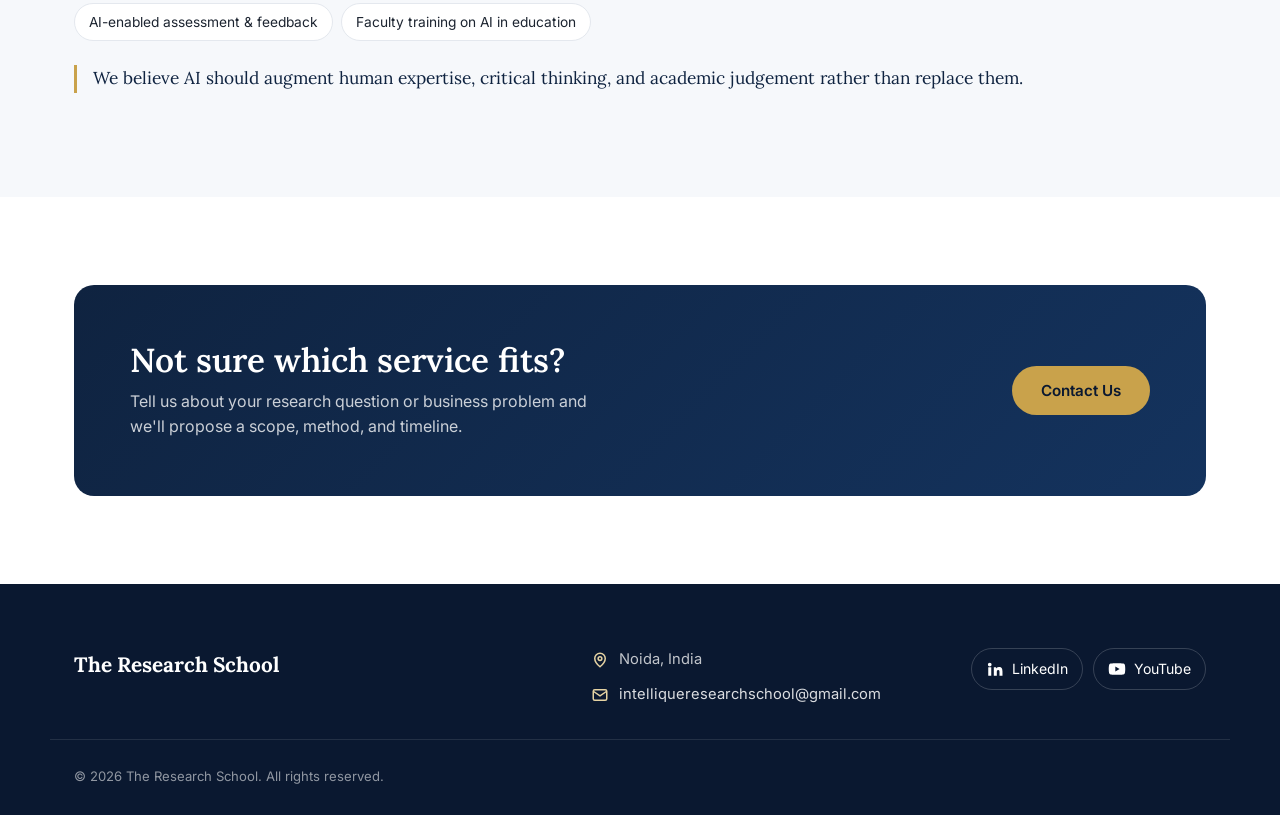
<file: business-research.html>
<!DOCTYPE html>
<html lang="en-IN">
<head>
<meta charset="UTF-8">
<title>Market Research &amp; Data Collection — The Research School</title>
<meta name="robots" content="noindex, follow">
<link rel="canonical" href="https://www.theresearchschool.com/services.html#market">
<meta http-equiv="refresh" content="0; url=services.html#market">
<script>location.replace("services.html#market");</script>
</head>
<body><p>This page has moved to <a href="services.html#market">Market Research &amp; Data Collection</a>.</p></body>
</html>
</file>
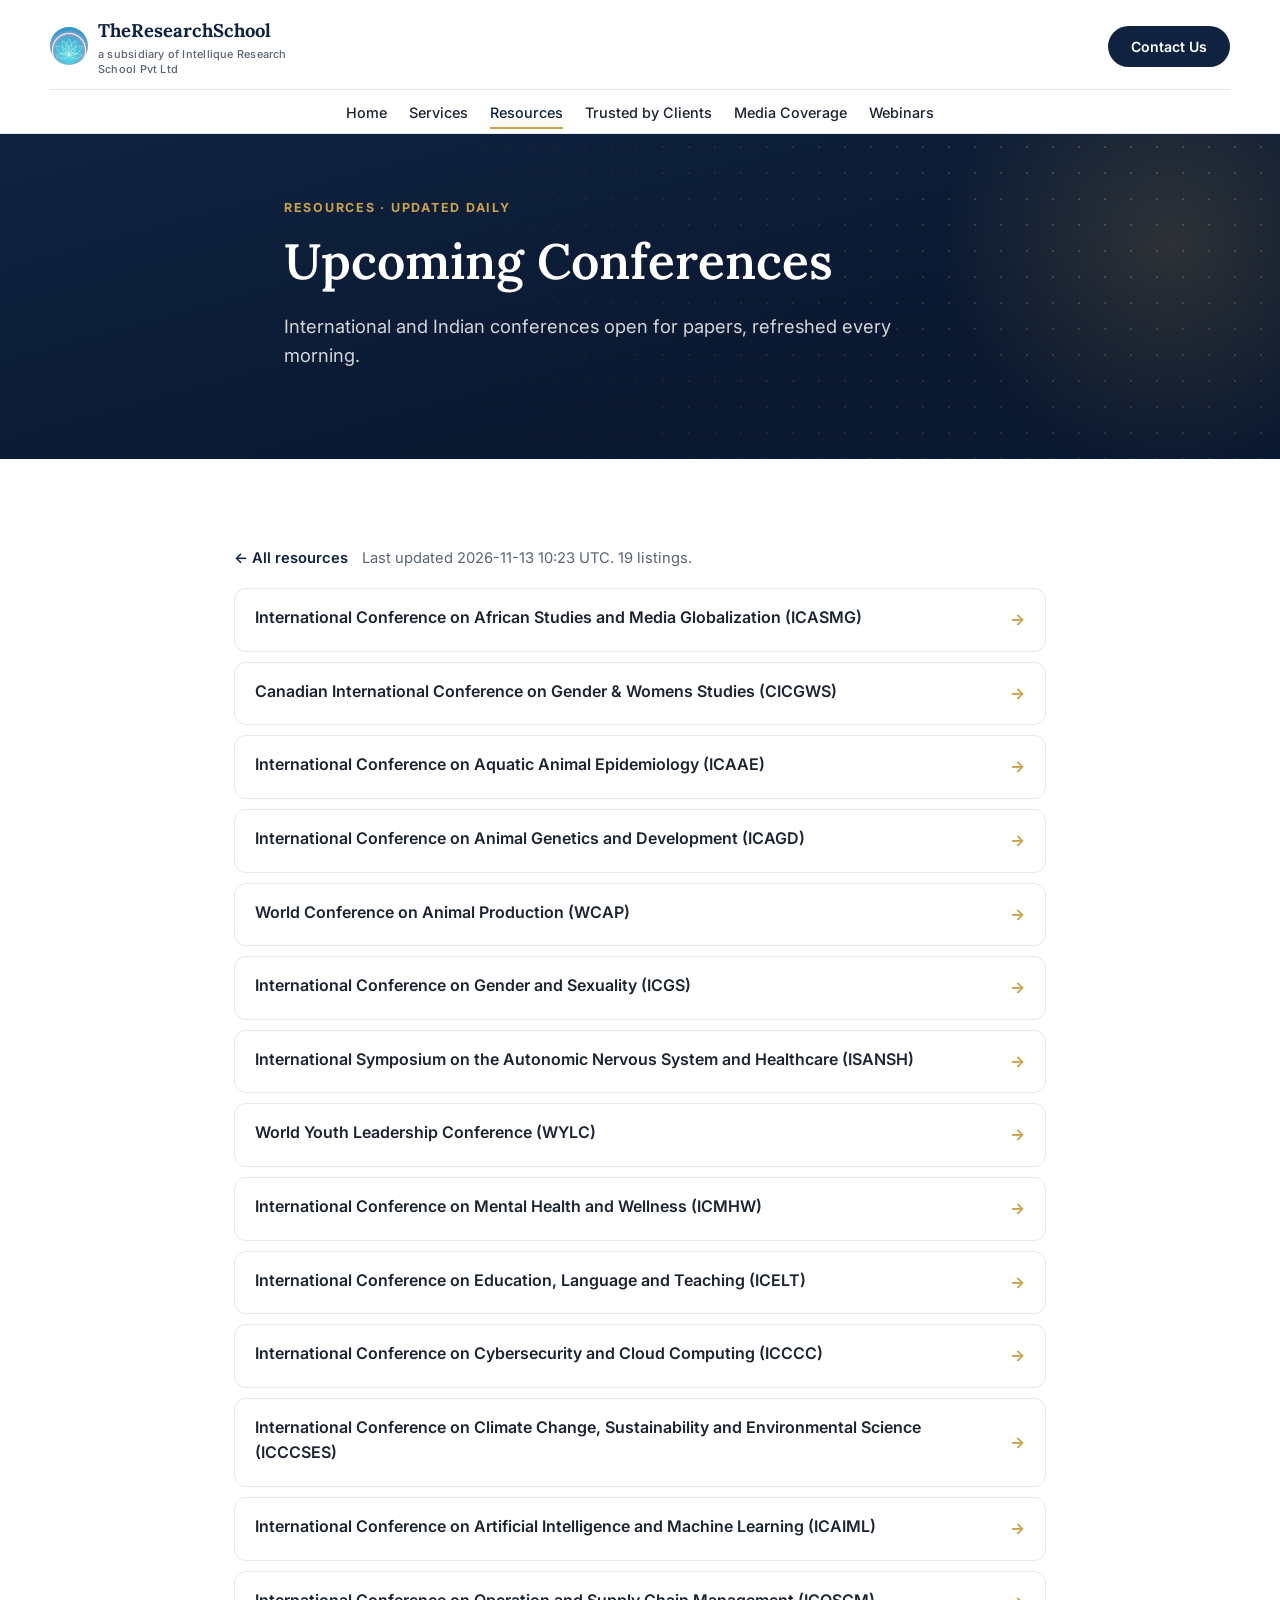
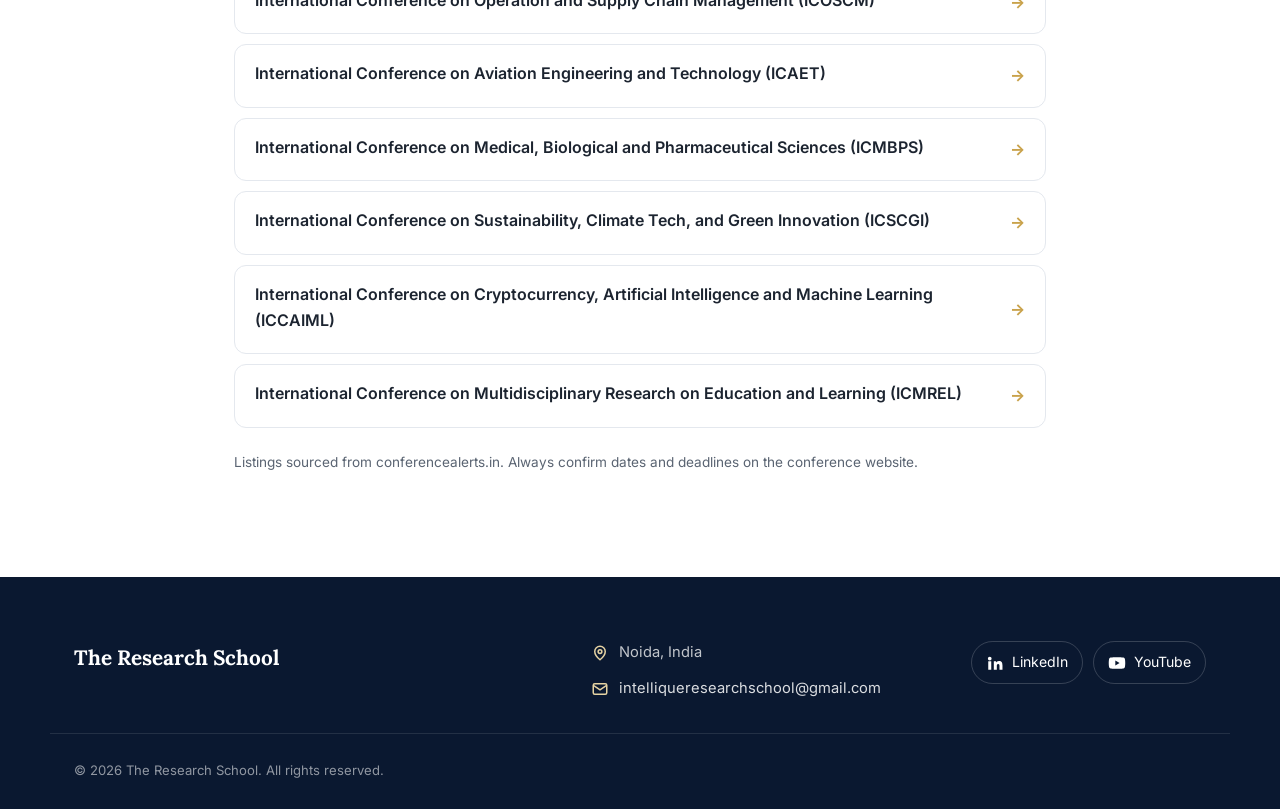
<file: conferences.html>
<!DOCTYPE html>
<html lang="en-IN">
<head>
<meta charset="UTF-8">
<meta name="viewport" content="width=device-width, initial-scale=1.0">
<title>Upcoming Academic Conferences (Call for Papers) | The Research School</title>
<meta name="description" content="International and Indian academic conferences currently open for papers, refreshed every morning by The Research School.">
<meta name="robots" content="index, follow">
<link rel="canonical" href="https://www.theresearchschool.com/conferences.html">
<meta name="theme-color" content="#0f2340">
<meta property="og:type" content="website">
<meta property="og:site_name" content="The Research School">
<meta property="og:locale" content="en_IN">
<meta property="og:title" content="Upcoming Academic Conferences (Call for Papers) | The Research School">
<meta property="og:description" content="International and Indian academic conferences currently open for papers, refreshed every morning by The Research School.">
<meta property="og:url" content="https://www.theresearchschool.com/conferences.html">
<meta property="og:image" content="https://www.theresearchschool.com/media/brand/og-image.jpg">
<meta property="og:image:width" content="1200">
<meta property="og:image:height" content="630">
<meta name="twitter:card" content="summary_large_image">
<meta name="twitter:title" content="Upcoming Academic Conferences (Call for Papers) | The Research School">
<meta name="twitter:description" content="International and Indian academic conferences currently open for papers, refreshed every morning by The Research School.">
<meta name="twitter:image" content="https://www.theresearchschool.com/media/brand/og-image.jpg">
<link rel="preconnect" href="https://fonts.googleapis.com">
<link rel="preconnect" href="https://fonts.gstatic.com" crossorigin>
<link href="https://fonts.googleapis.com/css2?family=Inter:wght@400;500;600;700&family=Lora:wght@500;600;700&display=swap" rel="stylesheet">
<link rel="stylesheet" href="css/style.css?v=202610191203">
<link rel="icon" type="image/png" href="media/brand/favicon.png">
<link rel="apple-touch-icon" href="media/brand/logo-icon.png">
<script type="application/ld+json">{
 "@context": "https://schema.org",
 "@graph": [
  {
   "@type": "EducationalOrganization",
   "@id": "https://www.theresearchschool.com/#organization",
   "name": "The Research School",
   "alternateName": [
    "TRS",
    "TheResearchSchool"
   ],
   "url": "https://www.theresearchschool.com/",
   "logo": "https://www.theresearchschool.com/media/brand/logo-icon.png",
   "image": "https://www.theresearchschool.com/media/brand/og-image.jpg",
   "slogan": "Where Research Meets Data, Mentorship & AI.",
   "description": "The Research School (TRS) is a research and knowledge platform that brings together academic research, market research, data, mentorship, training, and Artificial Intelligence for academicians, PhD and DBA scholars, universities, and organizations.",
   "email": "intelliqueresearchschool@gmail.com",
   "address": {
    "@type": "PostalAddress",
    "addressLocality": "Noida",
    "addressRegion": "Uttar Pradesh",
    "addressCountry": "IN"
   },
   "areaServed": "IN",
   "parentOrganization": {
    "@type": "Organization",
    "name": "Intellique Research School Private Limited",
    "url": "https://intelliqueresearchschool.com/"
   },
   "sameAs": [
    "https://www.linkedin.com/in/the-research-school-738761282/",
    "https://www.youtube.com/@TheResearchSchool"
   ],
   "knowsAbout": [
    "Research methodology",
    "PhD and DBA thesis mentoring",
    "Literature reviews",
    "Academic publishing",
    "Market research",
    "Survey design and data collection",
    "Consumer research",
    "Brand perception research",
    "Competitive intelligence",
    "SPSS",
    "PLS-SEM",
    "SmartPLS",
    "Structural equation modelling",
    "Qualitative research",
    "Faculty development programmes",
    "AI in research",
    "AI in education"
   ]
  },
  {
   "@type": "BreadcrumbList",
   "itemListElement": [
    {
     "@type": "ListItem",
     "position": 1,
     "name": "Home",
     "item": "https://www.theresearchschool.com/"
    },
    {
     "@type": "ListItem",
     "position": 2,
     "name": "Upcoming Conferences",
     "item": "https://www.theresearchschool.com/conferences.html"
    }
   ]
  }
 ]
}</script>
</head>
<body>
<a class="skip-link" href="#main">Skip to content</a>

<header class="site-header">
  <div class="container nav">
    <a href="index.html" class="brand" aria-label="The Research School — home">
      <img src="media/brand/logo-icon.png" alt="" class="brand-mark" width="40" height="40">
      <span class="brand-text">TheResearchSchool
        <span class="sub">a subsidiary of Intellique Research School Pvt Ltd</span>
      </span>
    </a>
    <nav aria-label="Main">
      <ul class="nav-links">
        <li><a href="index.html">Home</a></li>
        <li><a href="services.html">Services</a></li>
        <li><a href="resources.html" class="active" aria-current="page">Resources</a></li>
        <li><a href="trusted-by-clients.html">Trusted by Clients</a></li>
        <li><a href="media-coverage.html">Media Coverage</a></li>
        <li><a href="webinars.html">Webinars</a></li>
      </ul>
    </nav>
    <div class="nav-cta">
      <button type="button" class="btn btn-dark" data-open-contact>Contact Us</button>
      <button class="nav-toggle" aria-label="Toggle menu"><span></span><span></span><span></span></button>
    </div>
  </div>
</header>

<main id="main">
<section class="hero" style="padding:64px 0 72px;">
  <div class="container hero-inner">
    <p class="eyebrow">Resources · Updated daily</p>
    <h1>Upcoming Conferences</h1>
    <p class="lead">International and Indian conferences open for papers, refreshed every morning.</p>
  </div>
</section>

<section class="section">
  <div class="container listing-wrap">
    <p class="listing-meta"><a href="resources.html">&larr; All resources</a> <span id="listing-meta"></span></p>
    <div id="listing" class="listing" data-src="data/conferences.json" data-key="events"><p class="listing-empty">Loading…</p></div>
    <p class="listing-note">Listings sourced from <a href="https://www.conferencealerts.in/" target="_blank" rel="noopener">conferencealerts.in</a>. Always confirm dates and deadlines on the conference website.</p>
  </div>
</section>
<script>
(function () {
  var box = document.getElementById("listing"), meta = document.getElementById("listing-meta");
  function esc(s) { return String(s || "").replace(/&amp;/g, "&").replace(/[&<>"]/g, function (c) { return {"&":"&amp;","<":"&lt;",">":"&gt;","\"":"&quot;"}[c]; }); }
  fetch(box.getAttribute("data-src"), { cache: "no-cache" })
    .then(function (r) { if (!r.ok) throw new Error(); return r.json(); })
    .then(function (d) {
      var seen = {}, items = (d[box.getAttribute("data-key")] || []).filter(function (x) { var k = (x.title || "").toLowerCase(); if (!k || seen[k]) return false; seen[k] = 1; return true; });
      if (!items.length) { box.innerHTML = '<p class="listing-empty">Nothing listed right now. Check back tomorrow.</p>'; return; }
      box.innerHTML = items.map(function (x) {
        var sub = [x.date, x.location].filter(Boolean).join(" · ");
        return '<a class="listing-item" href="' + esc(x.url) + '" target="_blank" rel="noopener"><span class="listing-title">' + esc(x.title) + '</span>' + (sub ? '<span class="listing-sub">' + esc(sub) + '</span>' : '') + '<span class="listing-go" aria-hidden="true">&rarr;</span></a>';
      }).join("");
      if (meta && d.updated_at) meta.textContent = "Last updated " + d.updated_at + ". " + items.length + " listings.";
    })
    .catch(function () { box.innerHTML = '<p class="listing-empty">The list could not be loaded. Please refresh the page.</p>'; });
})();
</script>
</main>

<footer class="site-footer">
  <div class="container footer-slim">
    <div class="footer-brand">
      <p class="footer-name">The Research School</p>
    </div>
    <ul class="footer-contact">
      <li><svg width="18" height="18" viewBox="0 0 24 24" fill="none" stroke="currentColor" stroke-width="2" aria-hidden="true"><path d="M12 21s-7-5.6-7-11a7 7 0 0 1 14 0c0 5.4-7 11-7 11Z"/><circle cx="12" cy="10" r="2.5"/></svg><span>Noida, India</span></li>
      <li><svg width="18" height="18" viewBox="0 0 24 24" fill="none" stroke="currentColor" stroke-width="2" aria-hidden="true"><rect x="3" y="5" width="18" height="14" rx="2"/><path d="m3 7 9 6 9-6"/></svg><a href="mailto:intelliqueresearchschool@gmail.com">intelliqueresearchschool@gmail.com</a></li>
    </ul>
    <div class="footer-social">
      <a href="https://www.linkedin.com/in/the-research-school-738761282/" target="_blank" rel="noopener" aria-label="The Research School on LinkedIn"><svg width="18" height="18" viewBox="0 0 24 24" fill="currentColor" aria-hidden="true"><path d="M4.98 3.5a2.5 2.5 0 1 1 0 5 2.5 2.5 0 0 1 0-5ZM3 9.75h4V21H3V9.75Zm6.5 0h3.83v1.54h.05c.53-1 1.84-2.06 3.79-2.06 4.05 0 4.8 2.67 4.8 6.13V21h-4v-4.95c0-1.18-.02-2.7-1.65-2.7-1.65 0-1.9 1.29-1.9 2.62V21h-4V9.75Z"/></svg><span>LinkedIn</span></a>
      <a href="https://www.youtube.com/@TheResearchSchool" target="_blank" rel="noopener" aria-label="The Research School on YouTube"><svg width="18" height="18" viewBox="0 0 24 24" fill="currentColor" aria-hidden="true"><path d="M23 12s0-3.6-.46-5.33a2.78 2.78 0 0 0-1.95-1.96C18.88 4.25 12 4.25 12 4.25s-6.88 0-8.59.46a2.78 2.78 0 0 0-1.95 1.96C1 8.4 1 12 1 12s0 3.6.46 5.33a2.78 2.78 0 0 0 1.95 1.96c1.71.46 8.59.46 8.59.46s6.88 0 8.59-.46a2.78 2.78 0 0 0 1.95-1.96C23 15.6 23 12 23 12ZM9.75 15.27V8.73L15.5 12l-5.75 3.27Z"/></svg><span>YouTube</span></a>
    </div>
  </div>
  <div class="container footer-bottom">
    <span>© <span id="year">2026</span> The Research School. All rights reserved.</span>
  </div>
</footer>
<script src="js/main.js?v=202610191203"></script>
</body>
</html>
</file>
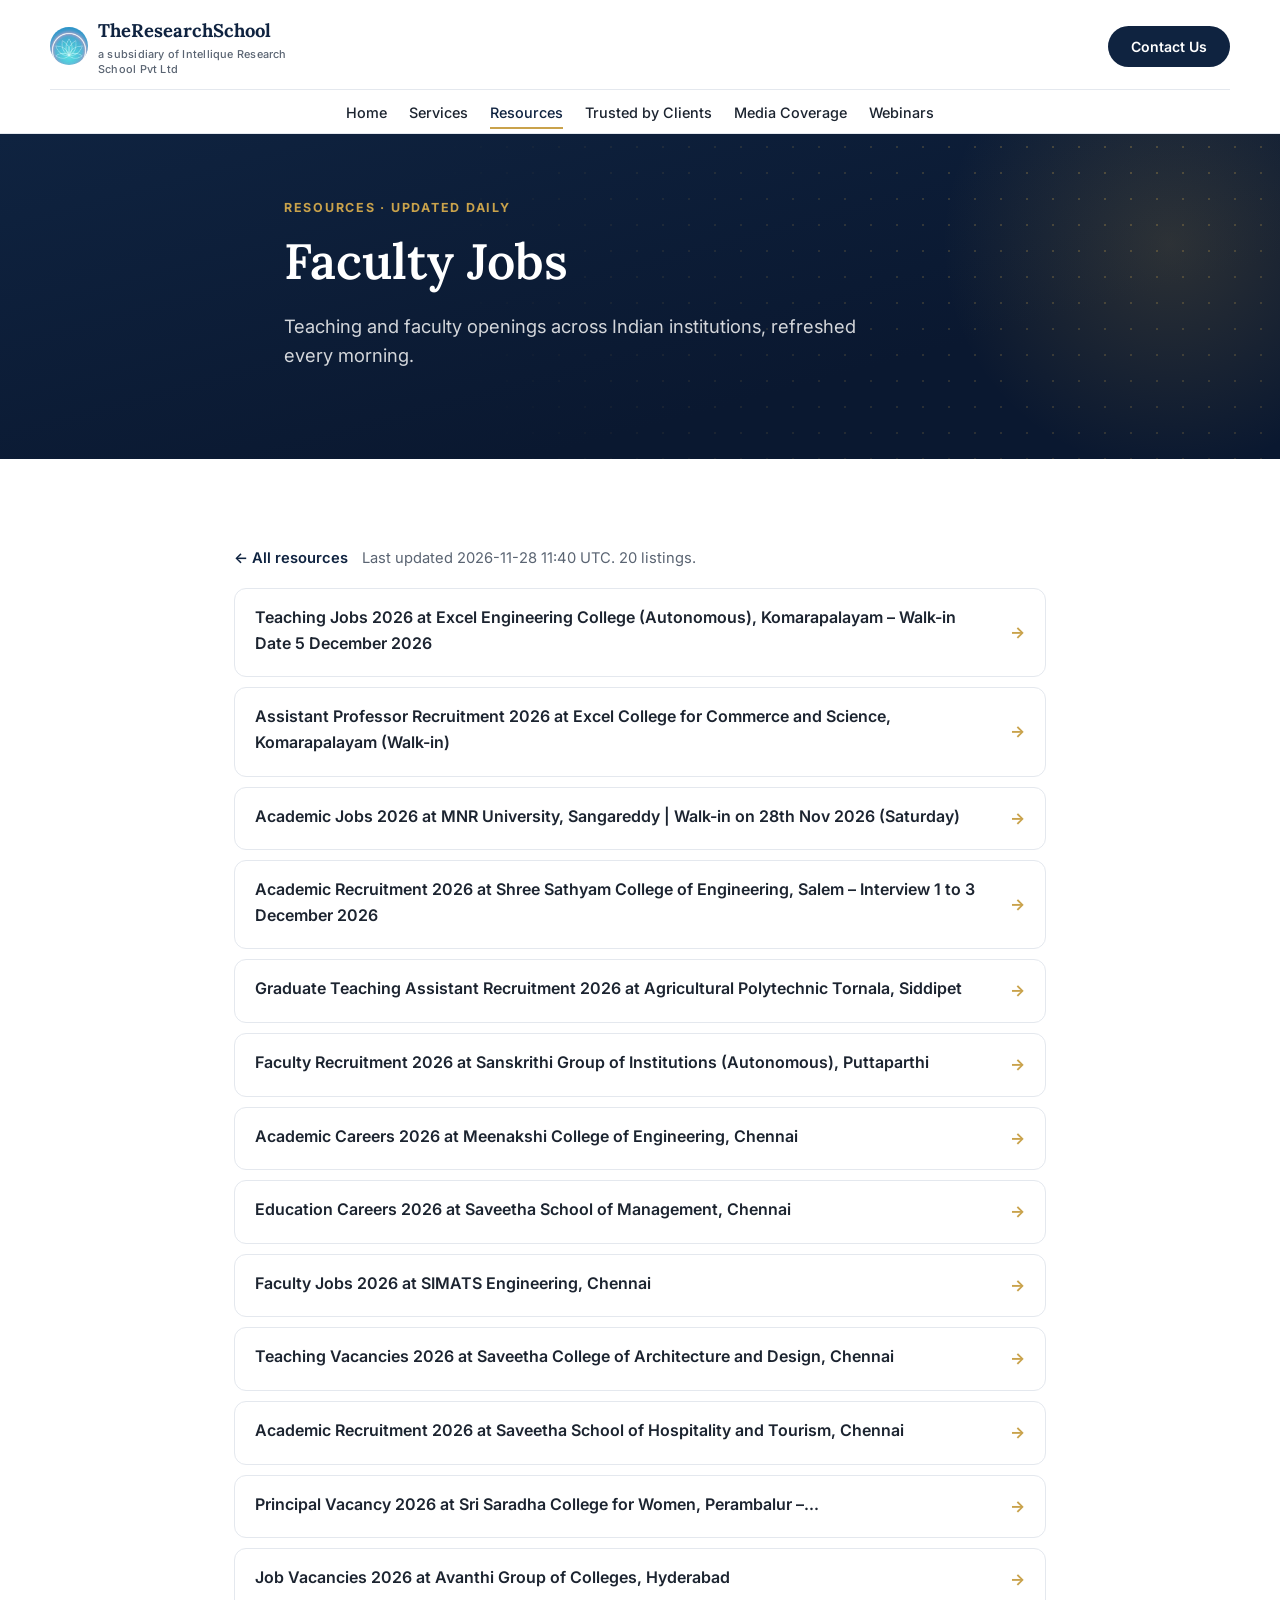
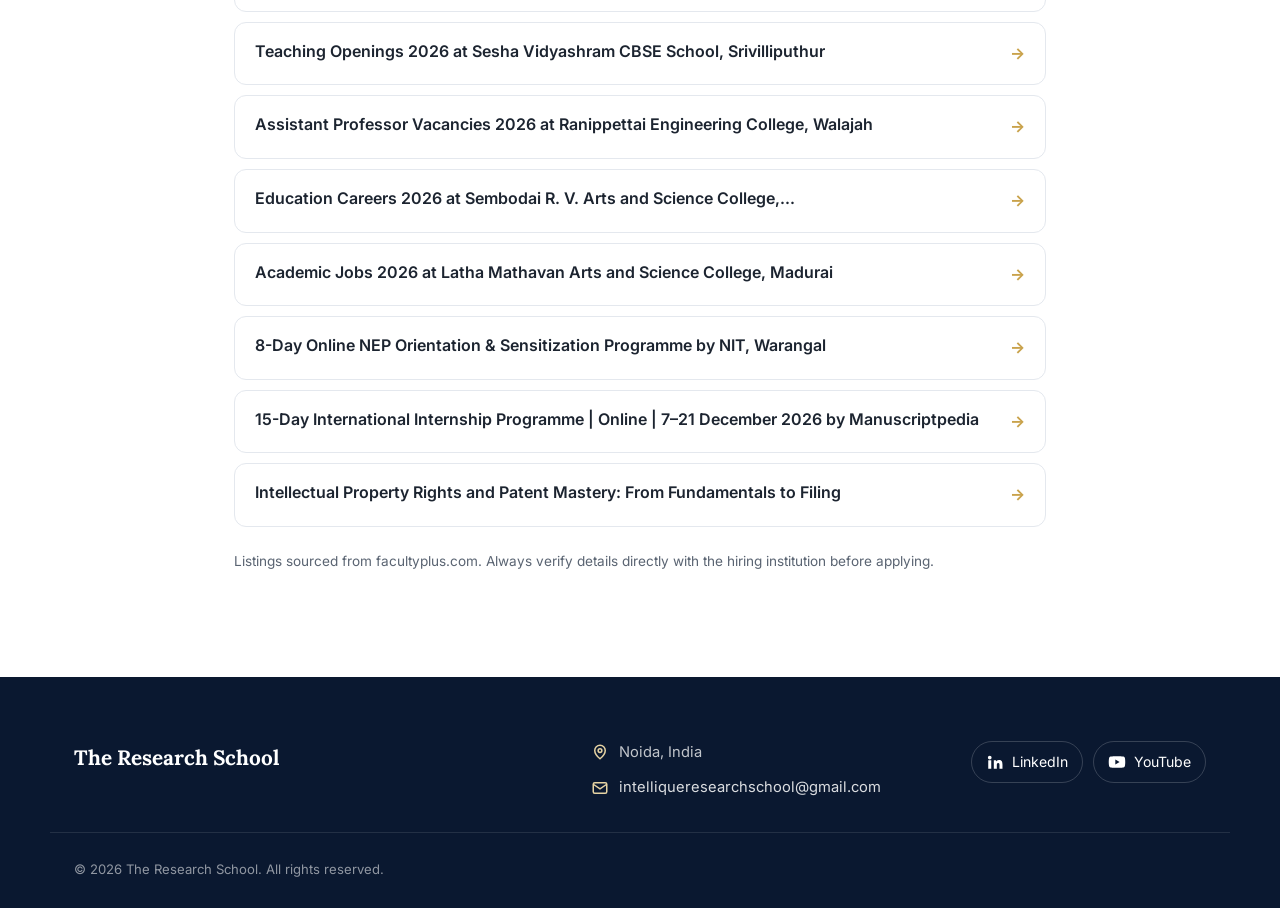
<file: faculty-jobs.html>
<!DOCTYPE html>
<html lang="en-IN">
<head>
<meta charset="UTF-8">
<meta name="viewport" content="width=device-width, initial-scale=1.0">
<title>Faculty Jobs in India — Latest Openings | The Research School</title>
<meta name="description" content="Teaching and faculty openings across Indian universities and institutions, refreshed every morning by The Research School.">
<meta name="robots" content="index, follow">
<link rel="canonical" href="https://www.theresearchschool.com/faculty-jobs.html">
<meta name="theme-color" content="#0f2340">
<meta property="og:type" content="website">
<meta property="og:site_name" content="The Research School">
<meta property="og:locale" content="en_IN">
<meta property="og:title" content="Faculty Jobs in India — Latest Openings | The Research School">
<meta property="og:description" content="Teaching and faculty openings across Indian universities and institutions, refreshed every morning by The Research School.">
<meta property="og:url" content="https://www.theresearchschool.com/faculty-jobs.html">
<meta property="og:image" content="https://www.theresearchschool.com/media/brand/og-image.jpg">
<meta property="og:image:width" content="1200">
<meta property="og:image:height" content="630">
<meta name="twitter:card" content="summary_large_image">
<meta name="twitter:title" content="Faculty Jobs in India — Latest Openings | The Research School">
<meta name="twitter:description" content="Teaching and faculty openings across Indian universities and institutions, refreshed every morning by The Research School.">
<meta name="twitter:image" content="https://www.theresearchschool.com/media/brand/og-image.jpg">
<link rel="preconnect" href="https://fonts.googleapis.com">
<link rel="preconnect" href="https://fonts.gstatic.com" crossorigin>
<link href="https://fonts.googleapis.com/css2?family=Inter:wght@400;500;600;700&family=Lora:wght@500;600;700&display=swap" rel="stylesheet">
<link rel="stylesheet" href="css/style.css?v=202610191203">
<link rel="icon" type="image/png" href="media/brand/favicon.png">
<link rel="apple-touch-icon" href="media/brand/logo-icon.png">
<script type="application/ld+json">{
 "@context": "https://schema.org",
 "@graph": [
  {
   "@type": "EducationalOrganization",
   "@id": "https://www.theresearchschool.com/#organization",
   "name": "The Research School",
   "alternateName": [
    "TRS",
    "TheResearchSchool"
   ],
   "url": "https://www.theresearchschool.com/",
   "logo": "https://www.theresearchschool.com/media/brand/logo-icon.png",
   "image": "https://www.theresearchschool.com/media/brand/og-image.jpg",
   "slogan": "Where Research Meets Data, Mentorship & AI.",
   "description": "The Research School (TRS) is a research and knowledge platform that brings together academic research, market research, data, mentorship, training, and Artificial Intelligence for academicians, PhD and DBA scholars, universities, and organizations.",
   "email": "intelliqueresearchschool@gmail.com",
   "address": {
    "@type": "PostalAddress",
    "addressLocality": "Noida",
    "addressRegion": "Uttar Pradesh",
    "addressCountry": "IN"
   },
   "areaServed": "IN",
   "parentOrganization": {
    "@type": "Organization",
    "name": "Intellique Research School Private Limited",
    "url": "https://intelliqueresearchschool.com/"
   },
   "sameAs": [
    "https://www.linkedin.com/in/the-research-school-738761282/",
    "https://www.youtube.com/@TheResearchSchool"
   ],
   "knowsAbout": [
    "Research methodology",
    "PhD and DBA thesis mentoring",
    "Literature reviews",
    "Academic publishing",
    "Market research",
    "Survey design and data collection",
    "Consumer research",
    "Brand perception research",
    "Competitive intelligence",
    "SPSS",
    "PLS-SEM",
    "SmartPLS",
    "Structural equation modelling",
    "Qualitative research",
    "Faculty development programmes",
    "AI in research",
    "AI in education"
   ]
  },
  {
   "@type": "BreadcrumbList",
   "itemListElement": [
    {
     "@type": "ListItem",
     "position": 1,
     "name": "Home",
     "item": "https://www.theresearchschool.com/"
    },
    {
     "@type": "ListItem",
     "position": 2,
     "name": "Faculty Jobs",
     "item": "https://www.theresearchschool.com/faculty-jobs.html"
    }
   ]
  }
 ]
}</script>
</head>
<body>
<a class="skip-link" href="#main">Skip to content</a>

<header class="site-header">
  <div class="container nav">
    <a href="index.html" class="brand" aria-label="The Research School — home">
      <img src="media/brand/logo-icon.png" alt="" class="brand-mark" width="40" height="40">
      <span class="brand-text">TheResearchSchool
        <span class="sub">a subsidiary of Intellique Research School Pvt Ltd</span>
      </span>
    </a>
    <nav aria-label="Main">
      <ul class="nav-links">
        <li><a href="index.html">Home</a></li>
        <li><a href="services.html">Services</a></li>
        <li><a href="resources.html" class="active" aria-current="page">Resources</a></li>
        <li><a href="trusted-by-clients.html">Trusted by Clients</a></li>
        <li><a href="media-coverage.html">Media Coverage</a></li>
        <li><a href="webinars.html">Webinars</a></li>
      </ul>
    </nav>
    <div class="nav-cta">
      <button type="button" class="btn btn-dark" data-open-contact>Contact Us</button>
      <button class="nav-toggle" aria-label="Toggle menu"><span></span><span></span><span></span></button>
    </div>
  </div>
</header>

<main id="main">
<section class="hero" style="padding:64px 0 72px;">
  <div class="container hero-inner">
    <p class="eyebrow">Resources · Updated daily</p>
    <h1>Faculty Jobs</h1>
    <p class="lead">Teaching and faculty openings across Indian institutions, refreshed every morning.</p>
  </div>
</section>

<section class="section">
  <div class="container listing-wrap">
    <p class="listing-meta"><a href="resources.html">&larr; All resources</a> <span id="listing-meta"></span></p>
    <div id="listing" class="listing" data-src="data/faculty_jobs.json" data-key="jobs"><p class="listing-empty">Loading…</p></div>
    <p class="listing-note">Listings sourced from <a href="https://www.facultyplus.com/" target="_blank" rel="noopener">facultyplus.com</a>. Always verify details directly with the hiring institution before applying.</p>
  </div>
</section>
<script>
(function () {
  var box = document.getElementById("listing"), meta = document.getElementById("listing-meta");
  function esc(s) { return String(s || "").replace(/&amp;/g, "&").replace(/[&<>"]/g, function (c) { return {"&":"&amp;","<":"&lt;",">":"&gt;","\"":"&quot;"}[c]; }); }
  fetch(box.getAttribute("data-src"), { cache: "no-cache" })
    .then(function (r) { if (!r.ok) throw new Error(); return r.json(); })
    .then(function (d) {
      var seen = {}, items = (d[box.getAttribute("data-key")] || []).filter(function (x) { var k = (x.title || "").toLowerCase(); if (!k || seen[k]) return false; seen[k] = 1; return true; });
      if (!items.length) { box.innerHTML = '<p class="listing-empty">Nothing listed right now. Check back tomorrow.</p>'; return; }
      box.innerHTML = items.map(function (x) {
        var sub = [x.date, x.location].filter(Boolean).join(" · ");
        return '<a class="listing-item" href="' + esc(x.url) + '" target="_blank" rel="noopener"><span class="listing-title">' + esc(x.title) + '</span>' + (sub ? '<span class="listing-sub">' + esc(sub) + '</span>' : '') + '<span class="listing-go" aria-hidden="true">&rarr;</span></a>';
      }).join("");
      if (meta && d.updated_at) meta.textContent = "Last updated " + d.updated_at + ". " + items.length + " listings.";
    })
    .catch(function () { box.innerHTML = '<p class="listing-empty">The list could not be loaded. Please refresh the page.</p>'; });
})();
</script>
</main>

<footer class="site-footer">
  <div class="container footer-slim">
    <div class="footer-brand">
      <p class="footer-name">The Research School</p>
    </div>
    <ul class="footer-contact">
      <li><svg width="18" height="18" viewBox="0 0 24 24" fill="none" stroke="currentColor" stroke-width="2" aria-hidden="true"><path d="M12 21s-7-5.6-7-11a7 7 0 0 1 14 0c0 5.4-7 11-7 11Z"/><circle cx="12" cy="10" r="2.5"/></svg><span>Noida, India</span></li>
      <li><svg width="18" height="18" viewBox="0 0 24 24" fill="none" stroke="currentColor" stroke-width="2" aria-hidden="true"><rect x="3" y="5" width="18" height="14" rx="2"/><path d="m3 7 9 6 9-6"/></svg><a href="mailto:intelliqueresearchschool@gmail.com">intelliqueresearchschool@gmail.com</a></li>
    </ul>
    <div class="footer-social">
      <a href="https://www.linkedin.com/in/the-research-school-738761282/" target="_blank" rel="noopener" aria-label="The Research School on LinkedIn"><svg width="18" height="18" viewBox="0 0 24 24" fill="currentColor" aria-hidden="true"><path d="M4.98 3.5a2.5 2.5 0 1 1 0 5 2.5 2.5 0 0 1 0-5ZM3 9.75h4V21H3V9.75Zm6.5 0h3.83v1.54h.05c.53-1 1.84-2.06 3.79-2.06 4.05 0 4.8 2.67 4.8 6.13V21h-4v-4.95c0-1.18-.02-2.7-1.65-2.7-1.65 0-1.9 1.29-1.9 2.62V21h-4V9.75Z"/></svg><span>LinkedIn</span></a>
      <a href="https://www.youtube.com/@TheResearchSchool" target="_blank" rel="noopener" aria-label="The Research School on YouTube"><svg width="18" height="18" viewBox="0 0 24 24" fill="currentColor" aria-hidden="true"><path d="M23 12s0-3.6-.46-5.33a2.78 2.78 0 0 0-1.95-1.96C18.88 4.25 12 4.25 12 4.25s-6.88 0-8.59.46a2.78 2.78 0 0 0-1.95 1.96C1 8.4 1 12 1 12s0 3.6.46 5.33a2.78 2.78 0 0 0 1.95 1.96c1.71.46 8.59.46 8.59.46s6.88 0 8.59-.46a2.78 2.78 0 0 0 1.95-1.96C23 15.6 23 12 23 12ZM9.75 15.27V8.73L15.5 12l-5.75 3.27Z"/></svg><span>YouTube</span></a>
    </div>
  </div>
  <div class="container footer-bottom">
    <span>© <span id="year">2026</span> The Research School. All rights reserved.</span>
  </div>
</footer>
<script src="js/main.js?v=202610191203"></script>
</body>
</html>
</file>
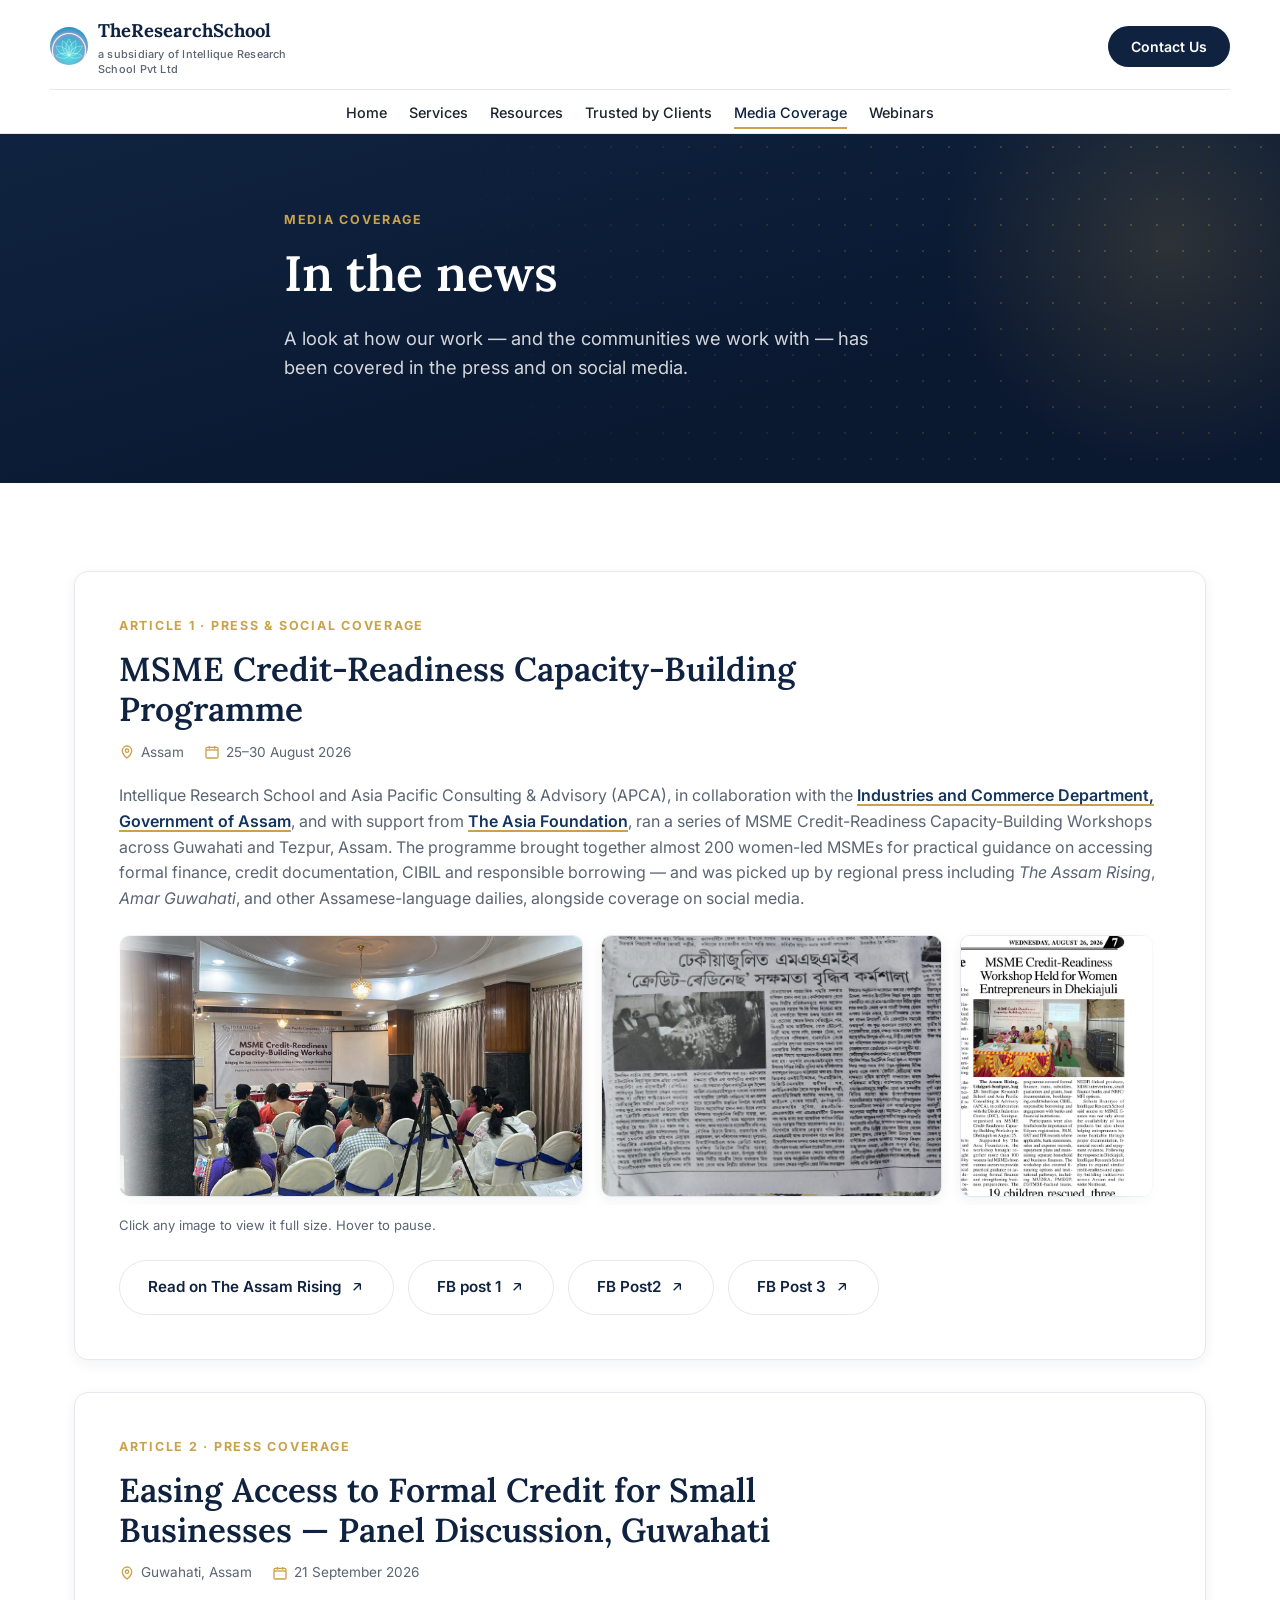
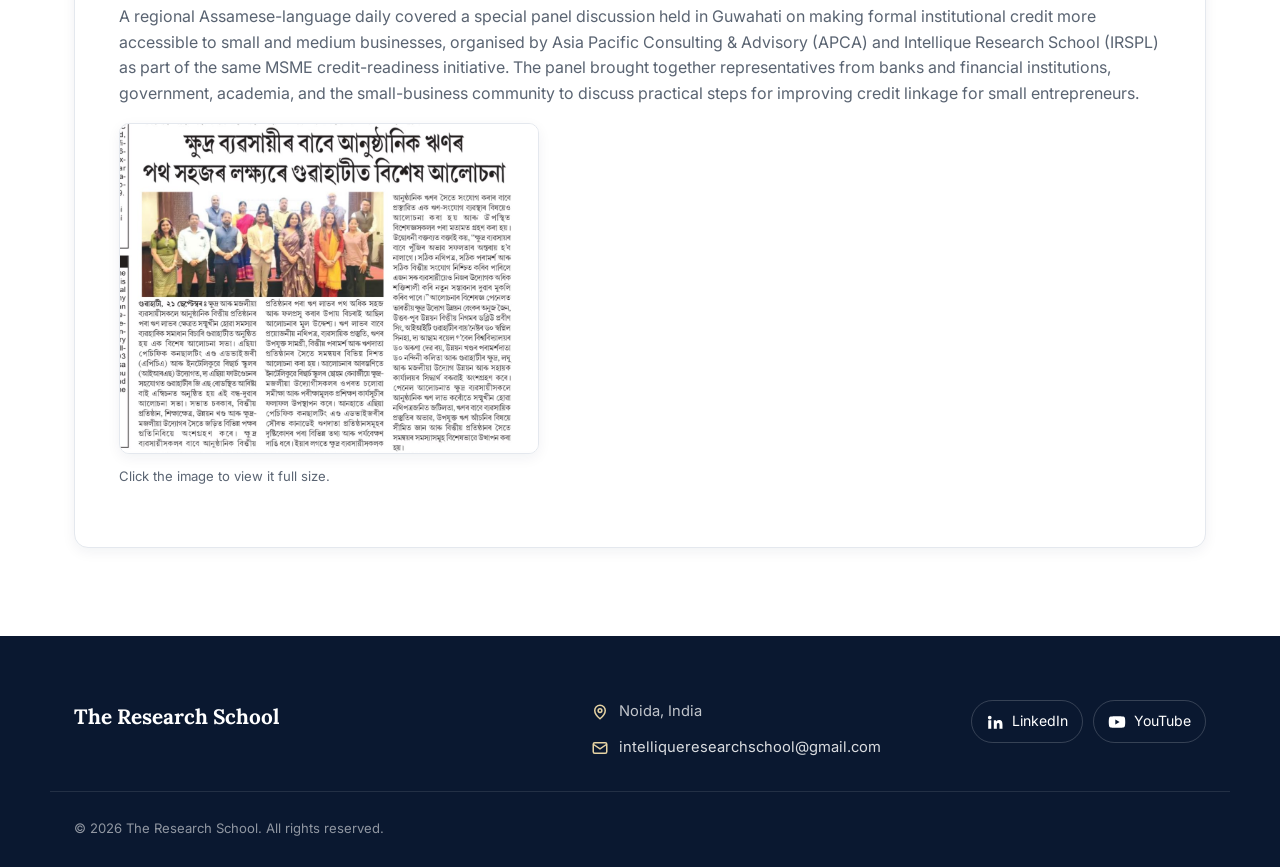
<file: media-coverage.html>
<!DOCTYPE html>
<html lang="en-IN">
<head>
<meta charset="UTF-8">
<meta name="viewport" content="width=device-width, initial-scale=1.0">
<title>Media Coverage — In the News | The Research School</title>
<meta name="description" content="Press and social media coverage of The Research School and Intellique Research School, including the MSME credit-readiness programme for women-led MSMEs in Assam.">
<meta name="robots" content="index, follow">
<link rel="canonical" href="https://www.theresearchschool.com/media-coverage.html">
<meta name="theme-color" content="#0f2340">
<meta property="og:type" content="website">
<meta property="og:site_name" content="The Research School">
<meta property="og:locale" content="en_IN">
<meta property="og:title" content="Media Coverage — In the News | The Research School">
<meta property="og:description" content="Press and social media coverage of The Research School and Intellique Research School, including the MSME credit-readiness programme for women-led MSMEs in Assam.">
<meta property="og:url" content="https://www.theresearchschool.com/media-coverage.html">
<meta property="og:image" content="https://www.theresearchschool.com/media/brand/og-image.jpg">
<meta property="og:image:width" content="1200">
<meta property="og:image:height" content="630">
<meta name="twitter:card" content="summary_large_image">
<meta name="twitter:title" content="Media Coverage — In the News | The Research School">
<meta name="twitter:description" content="Press and social media coverage of The Research School and Intellique Research School, including the MSME credit-readiness programme for women-led MSMEs in Assam.">
<meta name="twitter:image" content="https://www.theresearchschool.com/media/brand/og-image.jpg">
<link rel="preconnect" href="https://fonts.googleapis.com">
<link rel="preconnect" href="https://fonts.gstatic.com" crossorigin>
<link href="https://fonts.googleapis.com/css2?family=Inter:wght@400;500;600;700&family=Lora:wght@500;600;700&display=swap" rel="stylesheet">
<link rel="stylesheet" href="css/style.css?v=202610191203">
<link rel="icon" type="image/png" href="media/brand/favicon.png">
<link rel="apple-touch-icon" href="media/brand/logo-icon.png">
<script type="application/ld+json">{
 "@context": "https://schema.org",
 "@graph": [
  {
   "@type": "EducationalOrganization",
   "@id": "https://www.theresearchschool.com/#organization",
   "name": "The Research School",
   "alternateName": [
    "TRS",
    "TheResearchSchool"
   ],
   "url": "https://www.theresearchschool.com/",
   "logo": "https://www.theresearchschool.com/media/brand/logo-icon.png",
   "image": "https://www.theresearchschool.com/media/brand/og-image.jpg",
   "slogan": "Where Research Meets Data, Mentorship & AI.",
   "description": "The Research School (TRS) is a research and knowledge platform that brings together academic research, market research, data, mentorship, training, and Artificial Intelligence for academicians, PhD and DBA scholars, universities, and organizations.",
   "email": "intelliqueresearchschool@gmail.com",
   "address": {
    "@type": "PostalAddress",
    "addressLocality": "Noida",
    "addressRegion": "Uttar Pradesh",
    "addressCountry": "IN"
   },
   "areaServed": "IN",
   "parentOrganization": {
    "@type": "Organization",
    "name": "Intellique Research School Private Limited",
    "url": "https://intelliqueresearchschool.com/"
   },
   "sameAs": [
    "https://www.linkedin.com/in/the-research-school-738761282/",
    "https://www.youtube.com/@TheResearchSchool"
   ],
   "knowsAbout": [
    "Research methodology",
    "PhD and DBA thesis mentoring",
    "Literature reviews",
    "Academic publishing",
    "Market research",
    "Survey design and data collection",
    "Consumer research",
    "Brand perception research",
    "Competitive intelligence",
    "SPSS",
    "PLS-SEM",
    "SmartPLS",
    "Structural equation modelling",
    "Qualitative research",
    "Faculty development programmes",
    "AI in research",
    "AI in education"
   ]
  },
  {
   "@type": "BreadcrumbList",
   "itemListElement": [
    {
     "@type": "ListItem",
     "position": 1,
     "name": "Home",
     "item": "https://www.theresearchschool.com/"
    },
    {
     "@type": "ListItem",
     "position": 2,
     "name": "Media Coverage",
     "item": "https://www.theresearchschool.com/media-coverage.html"
    }
   ]
  }
 ]
}</script>
</head>
<body>
<a class="skip-link" href="#main">Skip to content</a>

<header class="site-header">
  <div class="container nav">
    <a href="index.html" class="brand" aria-label="The Research School — home">
      <img src="media/brand/logo-icon.png" alt="" class="brand-mark" width="40" height="40">
      <span class="brand-text">TheResearchSchool
        <span class="sub">a subsidiary of Intellique Research School Pvt Ltd</span>
      </span>
    </a>
    <nav aria-label="Main">
      <ul class="nav-links">
        <li><a href="index.html">Home</a></li>
        <li><a href="services.html">Services</a></li>
        <li><a href="resources.html">Resources</a></li>
        <li><a href="trusted-by-clients.html">Trusted by Clients</a></li>
        <li><a href="media-coverage.html" class="active" aria-current="page">Media Coverage</a></li>
        <li><a href="webinars.html">Webinars</a></li>
      </ul>
    </nav>
    <div class="nav-cta">
      <button type="button" class="btn btn-dark" data-open-contact>Contact Us</button>
      <button class="nav-toggle" aria-label="Toggle menu"><span></span><span></span><span></span></button>
    </div>
  </div>
</header>

<main id="main">
<section class="hero" style="padding:76px 0 84px;">
  <div class="container hero-inner">
    <p class="eyebrow">Media Coverage</p>
    <h1>In the news</h1>
    <p class="lead">A look at how our work — and the communities we work with — has been covered in the press and on social media.</p>
  </div>
</section>

<section class="section">
  <div class="container">

    <article class="media-article">
      <div class="media-article-head">
        <p class="eyebrow">Article 1 · Press &amp; Social Coverage</p>
        <h2>MSME Credit-Readiness Capacity-Building Programme</h2>
      </div>
      <div class="media-meta">
        <span><svg width="16" height="16" viewBox="0 0 24 24" fill="none" stroke="currentColor" stroke-width="2"><path d="M12 21s-7-5.6-7-11a7 7 0 0 1 14 0c0 5.4-7 11-7 11Z"/><circle cx="12" cy="10" r="2.5"/></svg> Assam</span>
        <span><svg width="16" height="16" viewBox="0 0 24 24" fill="none" stroke="currentColor" stroke-width="2"><rect x="3" y="5" width="18" height="16" rx="2"/><path d="M3 9h18"/><path d="M8 3v4M16 3v4"/></svg> 25–30 August 2026</span>
      </div>
      <p>Intellique Research School and Asia Pacific Consulting &amp; Advisory (APCA), in collaboration with the <a href="https://industries.assam.gov.in/" target="_blank" rel="noopener">Industries and Commerce Department, Government of Assam</a>, and with support from <a href="https://asiafoundation.org/" target="_blank" rel="noopener">The Asia Foundation</a>, ran a series of MSME Credit-Readiness Capacity-Building Workshops across Guwahati and Tezpur, Assam. The programme brought together almost 200 women-led MSMEs for practical guidance on accessing formal finance, credit documentation, CIBIL and responsible borrowing — and was picked up by regional press including <em>The Assam Rising</em>, <em>Amar Guwahati</em>, and other Assamese-language dailies, alongside coverage on social media.</p>

      <div class="carousel" aria-label="Media coverage image carousel">
        <div class="carousel-track">
          <a href="media/msme-credit-readiness/msme-workshop-photo-01.jpg" target="_blank" rel="noopener"><img src="media/msme-credit-readiness/msme-workshop-photo-01.jpg" alt="MSME Credit-Readiness Workshop session in Dhekiajuli, Assam" loading="lazy"></a>
          <a href="media/msme-credit-readiness/msme-workshop-photo-02.jpg" target="_blank" rel="noopener"><img src="media/msme-credit-readiness/msme-workshop-photo-02.jpg" alt="Participants at the MSME Credit-Readiness Workshop, Dhekiajuli" loading="lazy"></a>
          <a href="media/msme-credit-readiness/msme-clipping-the-assam-rising.jpg" target="_blank" rel="noopener"><img src="media/msme-credit-readiness/msme-clipping-the-assam-rising.jpg" alt="Press coverage: The Assam Rising, 26 August 2026" loading="lazy"></a>
          <a href="media/msme-credit-readiness/msme-clipping-assamese-01.jpg" target="_blank" rel="noopener"><img src="media/msme-credit-readiness/msme-clipping-assamese-01.jpg" alt="Press coverage: regional Assamese daily, 26 August 2026" loading="lazy"></a>
          <a href="media/msme-credit-readiness/msme-clipping-assamese-02.jpg" target="_blank" rel="noopener"><img src="media/msme-credit-readiness/msme-clipping-assamese-02.jpg" alt="Press coverage: regional Assamese daily, 27 August 2026" loading="lazy"></a>
          <a href="media/msme-credit-readiness/msme-clipping-assamese-03.jpg" target="_blank" rel="noopener"><img src="media/msme-credit-readiness/msme-clipping-assamese-03.jpg" alt="Press coverage: Gauhati edition, 27 August 2026" loading="lazy"></a>
          <a href="media/msme-credit-readiness/msme-clipping-assamese-04.jpg" target="_blank" rel="noopener"><img src="media/msme-credit-readiness/msme-clipping-assamese-04.jpg" alt="Press coverage: regional Assamese daily, 28 August 2026" loading="lazy"></a>
          <a href="media/msme-credit-readiness/msme-clipping-amar-guwahati.jpg" target="_blank" rel="noopener"><img src="media/msme-credit-readiness/msme-clipping-amar-guwahati.jpg" alt="Press coverage: Amar Guwahati, 28 August 2026" loading="lazy"></a>
          <a href="media/msme-credit-readiness/msme-clipping-tezpur.jpg" target="_blank" rel="noopener"><img src="media/msme-credit-readiness/msme-clipping-tezpur.jpg" alt="Press coverage: Tezpur edition, 30 August 2026" loading="lazy"></a>
          <!-- duplicated for a seamless continuous loop -->
          <a href="media/msme-credit-readiness/msme-workshop-photo-01.jpg" target="_blank" rel="noopener" aria-hidden="true" tabindex="-1"><img src="media/msme-credit-readiness/msme-workshop-photo-01.jpg" alt="" loading="lazy"></a>
          <a href="media/msme-credit-readiness/msme-workshop-photo-02.jpg" target="_blank" rel="noopener" aria-hidden="true" tabindex="-1"><img src="media/msme-credit-readiness/msme-workshop-photo-02.jpg" alt="" loading="lazy"></a>
          <a href="media/msme-credit-readiness/msme-clipping-the-assam-rising.jpg" target="_blank" rel="noopener" aria-hidden="true" tabindex="-1"><img src="media/msme-credit-readiness/msme-clipping-the-assam-rising.jpg" alt="" loading="lazy"></a>
          <a href="media/msme-credit-readiness/msme-clipping-assamese-01.jpg" target="_blank" rel="noopener" aria-hidden="true" tabindex="-1"><img src="media/msme-credit-readiness/msme-clipping-assamese-01.jpg" alt="" loading="lazy"></a>
          <a href="media/msme-credit-readiness/msme-clipping-assamese-02.jpg" target="_blank" rel="noopener" aria-hidden="true" tabindex="-1"><img src="media/msme-credit-readiness/msme-clipping-assamese-02.jpg" alt="" loading="lazy"></a>
          <a href="media/msme-credit-readiness/msme-clipping-assamese-03.jpg" target="_blank" rel="noopener" aria-hidden="true" tabindex="-1"><img src="media/msme-credit-readiness/msme-clipping-assamese-03.jpg" alt="" loading="lazy"></a>
          <a href="media/msme-credit-readiness/msme-clipping-assamese-04.jpg" target="_blank" rel="noopener" aria-hidden="true" tabindex="-1"><img src="media/msme-credit-readiness/msme-clipping-assamese-04.jpg" alt="" loading="lazy"></a>
          <a href="media/msme-credit-readiness/msme-clipping-amar-guwahati.jpg" target="_blank" rel="noopener" aria-hidden="true" tabindex="-1"><img src="media/msme-credit-readiness/msme-clipping-amar-guwahati.jpg" alt="" loading="lazy"></a>
          <a href="media/msme-credit-readiness/msme-clipping-tezpur.jpg" target="_blank" rel="noopener" aria-hidden="true" tabindex="-1"><img src="media/msme-credit-readiness/msme-clipping-tezpur.jpg" alt="" loading="lazy"></a>
        </div>
      </div>
      <p class="form-note" style="margin-bottom:24px;">Click any image to view it full size. Hover to pause.</p>

      <div class="coverage-links">
        <a href="https://www.theassamrising.com/msme-credit-readiness-workshop-held-for-women-entrepreneurs-in-dhekiajuli/" target="_blank" rel="noopener" class="btn btn-outline social-post-link" style="border-color:var(--line);color:var(--navy);">
          Read on The Assam Rising
          <svg width="16" height="16" viewBox="0 0 24 24" fill="none" stroke="currentColor" stroke-width="2"><path d="M7 17 17 7M17 7H8M17 7v9"/></svg>
        </a>
        <a href="https://www.facebook.com/tulika.saikia.5473/posts/msme-credit-readiness-capacity-building-workshop-at-dhekiajulihimanta-biswa-sarm/2758471141322682/" target="_blank" rel="noopener" class="btn btn-outline social-post-link" style="border-color:var(--line);color:var(--navy);">
          FB post 1
          <svg width="16" height="16" viewBox="0 0 24 24" fill="none" stroke="currentColor" stroke-width="2"><path d="M7 17 17 7M17 7H8M17 7v9"/></svg>
        </a>
        <a href="https://www.facebook.com/reel/1106457085400392" target="_blank" rel="noopener" class="btn btn-outline social-post-link" style="border-color:var(--line);color:var(--navy);">
          FB Post2
          <svg width="16" height="16" viewBox="0 0 24 24" fill="none" stroke="currentColor" stroke-width="2"><path d="M7 17 17 7M17 7H8M17 7v9"/></svg>
        </a>
        <a href="https://www.facebook.com/reel/28091769527140345" target="_blank" rel="noopener" class="btn btn-outline social-post-link" style="border-color:var(--line);color:var(--navy);">
          FB Post 3
          <svg width="16" height="16" viewBox="0 0 24 24" fill="none" stroke="currentColor" stroke-width="2"><path d="M7 17 17 7M17 7H8M17 7v9"/></svg>
        </a>
      </div>
    </article>

    <article class="media-article" style="margin-top:32px;">
      <div class="media-article-head">
        <p class="eyebrow">Article 2 · Press Coverage</p>
        <h2>Easing Access to Formal Credit for Small Businesses — Panel Discussion, Guwahati</h2>
      </div>
      <div class="media-meta">
        <span><svg width="16" height="16" viewBox="0 0 24 24" fill="none" stroke="currentColor" stroke-width="2"><path d="M12 21s-7-5.6-7-11a7 7 0 0 1 14 0c0 5.4-7 11-7 11Z"/><circle cx="12" cy="10" r="2.5"/></svg> Guwahati, Assam</span>
        <span><svg width="16" height="16" viewBox="0 0 24 24" fill="none" stroke="currentColor" stroke-width="2"><rect x="3" y="5" width="18" height="16" rx="2"/><path d="M3 9h18"/><path d="M8 3v4M16 3v4"/></svg> 21 September 2026</span>
      </div>
      <p>A regional Assamese-language daily covered a special panel discussion held in Guwahati on making formal institutional credit more accessible to small and medium businesses, organised by Asia Pacific Consulting &amp; Advisory (APCA) and Intellique Research School (IRSPL) as part of the same MSME credit-readiness initiative. The panel brought together representatives from banks and financial institutions, government, academia, and the small-business community to discuss practical steps for improving credit linkage for small entrepreneurs.</p>

      <a href="media/loan-access-discussion/loan-access-discussion-clipping.jpg" target="_blank" rel="noopener" class="press-clip">
        <img src="media/loan-access-discussion/loan-access-discussion-clipping.jpg" alt="Press coverage: panel discussion on formal credit access for small businesses, Guwahati, 21 September 2026" loading="lazy">
      </a>
      <p class="form-note" style="margin-top:12px;">Click the image to view it full size.</p>
    </article>

  </div>
</section>
</main>

<footer class="site-footer">
  <div class="container footer-slim">
    <div class="footer-brand">
      <p class="footer-name">The Research School</p>
    </div>
    <ul class="footer-contact">
      <li><svg width="18" height="18" viewBox="0 0 24 24" fill="none" stroke="currentColor" stroke-width="2" aria-hidden="true"><path d="M12 21s-7-5.6-7-11a7 7 0 0 1 14 0c0 5.4-7 11-7 11Z"/><circle cx="12" cy="10" r="2.5"/></svg><span>Noida, India</span></li>
      <li><svg width="18" height="18" viewBox="0 0 24 24" fill="none" stroke="currentColor" stroke-width="2" aria-hidden="true"><rect x="3" y="5" width="18" height="14" rx="2"/><path d="m3 7 9 6 9-6"/></svg><a href="mailto:intelliqueresearchschool@gmail.com">intelliqueresearchschool@gmail.com</a></li>
    </ul>
    <div class="footer-social">
      <a href="https://www.linkedin.com/in/the-research-school-738761282/" target="_blank" rel="noopener" aria-label="The Research School on LinkedIn"><svg width="18" height="18" viewBox="0 0 24 24" fill="currentColor" aria-hidden="true"><path d="M4.98 3.5a2.5 2.5 0 1 1 0 5 2.5 2.5 0 0 1 0-5ZM3 9.75h4V21H3V9.75Zm6.5 0h3.83v1.54h.05c.53-1 1.84-2.06 3.79-2.06 4.05 0 4.8 2.67 4.8 6.13V21h-4v-4.95c0-1.18-.02-2.7-1.65-2.7-1.65 0-1.9 1.29-1.9 2.62V21h-4V9.75Z"/></svg><span>LinkedIn</span></a>
      <a href="https://www.youtube.com/@TheResearchSchool" target="_blank" rel="noopener" aria-label="The Research School on YouTube"><svg width="18" height="18" viewBox="0 0 24 24" fill="currentColor" aria-hidden="true"><path d="M23 12s0-3.6-.46-5.33a2.78 2.78 0 0 0-1.95-1.96C18.88 4.25 12 4.25 12 4.25s-6.88 0-8.59.46a2.78 2.78 0 0 0-1.95 1.96C1 8.4 1 12 1 12s0 3.6.46 5.33a2.78 2.78 0 0 0 1.95 1.96c1.71.46 8.59.46 8.59.46s6.88 0 8.59-.46a2.78 2.78 0 0 0 1.95-1.96C23 15.6 23 12 23 12ZM9.75 15.27V8.73L15.5 12l-5.75 3.27Z"/></svg><span>YouTube</span></a>
    </div>
  </div>
  <div class="container footer-bottom">
    <span>© <span id="year">2026</span> The Research School. All rights reserved.</span>
  </div>
</footer>
<script src="js/main.js?v=202610191203"></script>
</body>
</html>
</file>
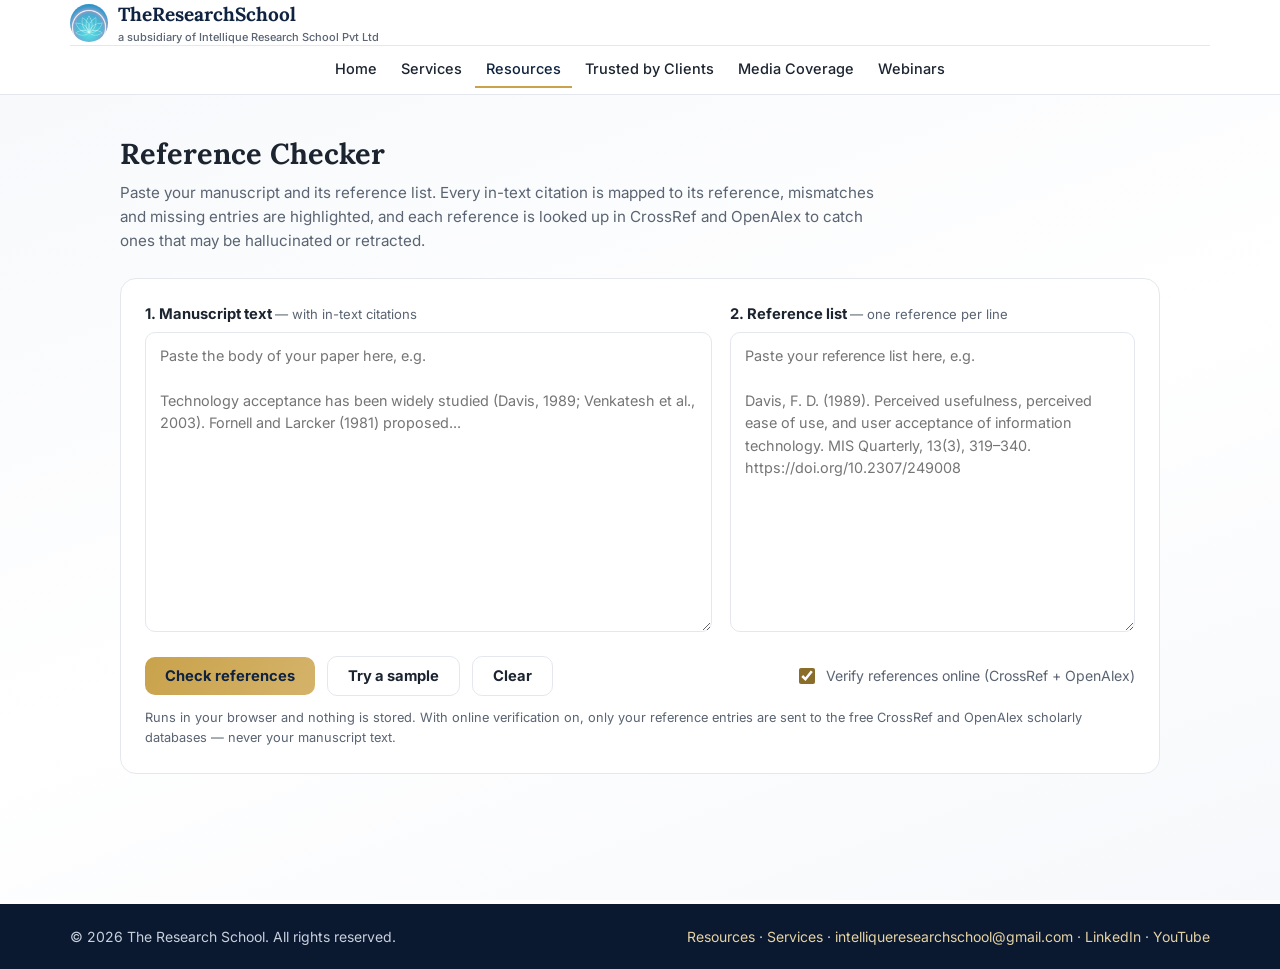
<file: reference-checker.html>
<!DOCTYPE html>
<html lang="en">
<head>
  <meta charset="UTF-8">
  <meta name="viewport" content="width=device-width, initial-scale=1.0">
  <title>Free Reference Checker for Academic Manuscripts | The Research School</title>
  <meta name="description" content="Free reference checker: map every in-text citation to its reference, catch missing and uncited entries, and flag references that may be hallucinated or retracted using CrossRef and OpenAlex.">
  <link rel="canonical" href="https://www.theresearchschool.com/reference-checker.html">
  <meta property="og:type" content="website"><meta property="og:site_name" content="The Research School"><meta property="og:title" content="Free Reference Checker for Academic Manuscripts | The Research School"><meta property="og:description" content="Free reference checker: map every in-text citation to its reference, catch missing and uncited entries, and flag references that may be hallucinated or retracted using CrossRef and OpenAlex."><meta property="og:url" content="https://www.theresearchschool.com/reference-checker.html"><meta property="og:image" content="https://www.theresearchschool.com/media/brand/og-image.jpg">
  <meta name="twitter:card" content="summary_large_image">
  <script type="application/ld+json">{"@context": "https://schema.org", "@graph": [{"@type": "WebApplication", "name": "Reference Checker", "url": "https://www.theresearchschool.com/reference-checker.html", "applicationCategory": "EducationalApplication", "operatingSystem": "Any", "isAccessibleForFree": true, "offers": {"@type": "Offer", "price": "0", "priceCurrency": "INR"}, "publisher": {"@type": "EducationalOrganization", "name": "The Research School", "url": "https://www.theresearchschool.com/"}}, {"@type": "BreadcrumbList", "itemListElement": [{"@type": "ListItem", "position": 1, "name": "Home", "item": "https://www.theresearchschool.com/"}, {"@type": "ListItem", "position": 2, "name": "Reference Checker", "item": "https://www.theresearchschool.com/reference-checker.html"}]}]}</script>
  <link rel="preconnect" href="https://fonts.googleapis.com">
  <link rel="preconnect" href="https://fonts.gstatic.com" crossorigin>
  <link href="https://fonts.googleapis.com/css2?family=Inter:wght@400;500;600;700&family=Lora:wght@500;600;700&display=swap" rel="stylesheet">
  <style>
    :root {
      --bg: #f6f8fb; --bg-2: #FFFFFF; --panel: #FFFFFF; --panel-hover: #eef2f7;
      --text: #1c2430; --muted: #5a6472; --accent: #c9a24b; --accent-2: #14335e;
      --accent-3: #d4b36a;
      --accent-strong: #0f2340;
      --accent-strong-2: #8a6d2b; --accent-text: #0f2340; --border: #e4e8ee;
      --shadow: rgba(201, 162, 75, 0.25); --max-width: 1080px;
      /* status colours */
      --ok-bg: #DDF3E6; --ok-bd: #2E8B57; --ok-tx: #1B5E3A;
      --warn-bg: #FFF1CC; --warn-bd: #C98A00; --warn-tx: #7A5200;
      --miss-bg: #FFE0DA; --miss-bd: #D2462E; --miss-tx: #8E2414;
      --fake-bg: #EBDDFB; --fake-bd: #7B3FC4; --fake-tx: #4B1F86;
      --na-bg: #ECEEF2; --na-bd: #8A93A3; --na-tx: #4A5261;
    }
    * { box-sizing: border-box; }
    body {
      margin: 0; background: linear-gradient(160deg, var(--bg) 0%, #ffffff 55%, #f6f8fb 100%);
      background-attachment: fixed; color: var(--text);
      font-family: "Inter", -apple-system, BlinkMacSystemFont, "Segoe UI", Roboto, Helvetica, Arial, sans-serif;
      line-height: 1.6;
    }
    .wrap { max-width: var(--max-width); margin: 0 auto; padding: 0 20px; }
    .site-header { border-bottom: 1px solid var(--border); position: sticky; top: 0; background: rgba(255, 255, 255, 0.9); backdrop-filter: blur(10px); z-index: 10; }
    .site-header .wrap { display: flex; align-items: center; justify-content: space-between; min-height: 68px; flex-wrap: wrap; max-width: 980px; }
    .brand { display: flex; align-items: center; gap: 10px; font-weight: 700; font-size: 1.2rem; color: var(--text); text-decoration: none; }
    .logo-mark { width: 34px; height: 34px; flex-shrink: 0; transition: transform 0.3s ease; }
    .brand:hover .logo-mark { transform: rotate(-8deg) scale(1.08); }
    .tabs { display: flex; gap: 4px; flex-wrap: wrap; }
    .tab { color: var(--muted); text-decoration: none; padding: 9px 14px; border-radius: 999px; font-size: 0.88rem; transition: background 0.2s ease, color 0.2s ease; cursor: pointer; background: none; border: none; font-family: inherit; }
    .tab:hover { background: var(--panel-hover); color: var(--text); }
    .tab.active { background: linear-gradient(120deg, var(--accent) 0%, var(--accent-3) 100%); color: var(--accent-text); font-weight: 600; }

    .content { padding: 36px 20px 60px; }
    h1 { font-family: "Lora", Georgia, "Times New Roman", serif; font-size: 1.8rem; margin: 0 0 4px; }
    h2 { font-family: "Lora", Georgia, "Times New Roman", serif; font-size: 1.25rem; margin: 0 0 12px; color: var(--accent-strong); }
    .subtitle { color: var(--muted); font-size: 0.95rem; margin: 0 0 24px; max-width: 760px; }

    .panel { background: var(--panel); border: 1px solid var(--border); border-radius: 16px; padding: 24px; margin-bottom: 22px; }
    .inputs { display: grid; grid-template-columns: 1.4fr 1fr; gap: 18px; }
    @media (max-width: 820px) { .inputs { grid-template-columns: 1fr; } }
    label.box-label { display: block; font-weight: 700; font-size: 0.92rem; margin-bottom: 6px; }
    label.box-label span { font-weight: 400; color: var(--muted); font-size: 0.82rem; }
    textarea {
      width: 100%; min-height: 300px; resize: vertical; padding: 12px 14px; border-radius: 10px;
      border: 1px solid var(--border); background: #ffffff; color: var(--text);
      font-family: inherit; font-size: 0.9rem; line-height: 1.55;
    }
    textarea:focus { outline: 2px solid var(--accent); border-color: transparent; }
    .controls { display: flex; flex-wrap: wrap; gap: 12px; align-items: center; margin-top: 16px; }
    .check { display: flex; align-items: center; gap: 8px; font-size: 0.88rem; color: var(--muted); }
    .check input { width: 16px; height: 16px; accent-color: var(--accent-strong-2); }
    .spacer { flex: 1; }
    .privacy { font-size: 0.8rem; color: var(--muted); margin: 12px 0 0; }

    button.action-btn {
      padding: 10px 20px; font-size: 0.92rem; font-weight: 700; cursor: pointer; border: none;
      border-radius: 10px; background: linear-gradient(120deg, var(--accent) 0%, var(--accent-3) 100%); color: var(--accent-text);
      font-family: inherit;
    }
    button.action-btn:disabled { opacity: 0.55; cursor: progress; }
    button.action-btn.secondary { background: transparent; border: 1px solid var(--border); color: var(--text); }
    button.action-btn.secondary:hover { border-color: var(--accent); }
    button.small { padding: 6px 12px; font-size: 0.82rem; }

    #results { display: none; }
    .style-line { font-size: 0.9rem; color: var(--muted); margin: -4px 0 16px; }
    .style-line strong { color: var(--text); }
    .stats { display: grid; grid-template-columns: repeat(auto-fit, minmax(130px, 1fr)); gap: 12px; }
    .stat { border: 1px solid var(--border); border-radius: 12px; padding: 12px 14px; background: #ffffff; }
    .stat .n { font-size: 1.6rem; font-weight: 800; line-height: 1.1; font-variant-numeric: tabular-nums; }
    .stat .l { font-size: 0.78rem; color: var(--muted); }
    .stat.ok .n { color: var(--ok-bd); } .stat.warn .n { color: var(--warn-bd); }
    .stat.miss .n { color: var(--miss-bd); } .stat.fake .n { color: var(--fake-bd); }

    .progress { margin-top: 16px; display: none; }
    .progress .bar { height: 8px; background: var(--panel-hover); border-radius: 99px; overflow: hidden; }
    .progress .fill { height: 100%; width: 0; background: linear-gradient(90deg, var(--accent), var(--accent-3)); transition: width 0.3s ease; }
    .progress .txt { font-size: 0.82rem; color: var(--muted); margin-top: 6px; }

    .legend { display: flex; flex-wrap: wrap; gap: 8px 16px; font-size: 0.82rem; margin-bottom: 14px; }
    .legend span { display: inline-flex; align-items: center; gap: 6px; }
    .sw { width: 14px; height: 14px; border-radius: 4px; border: 2px solid; display: inline-block; }

    .cit { border-radius: 4px; padding: 1px 2px; border-bottom: 2px solid; cursor: pointer; }
    .s-ok   { background: var(--ok-bg);   border-color: var(--ok-bd);   color: var(--ok-tx); }
    .s-warn { background: var(--warn-bg); border-color: var(--warn-bd); color: var(--warn-tx); }
    .s-miss { background: var(--miss-bg); border-color: var(--miss-bd); color: var(--miss-tx); }
    .s-fake { background: var(--fake-bg); border-color: var(--fake-bd); color: var(--fake-tx); }
    .s-na   { background: var(--na-bg);   border-color: var(--na-bd);   color: var(--na-tx); }
    .body-view { white-space: pre-wrap; font-size: 0.93rem; line-height: 1.8; max-height: 520px; overflow: auto; padding: 16px; background: #ffffff; border: 1px solid var(--border); border-radius: 10px; }

    .table-wrap { overflow-x: auto; }
    table { width: 100%; border-collapse: collapse; font-size: 0.86rem; }
    th, td { text-align: left; vertical-align: top; padding: 10px 10px; border-bottom: 1px solid var(--border); }
    th { font-size: 0.76rem; text-transform: uppercase; letter-spacing: 0.04em; color: var(--muted); background: #f6f8fb; position: sticky; top: 0; }
    td.num { font-variant-numeric: tabular-nums; white-space: nowrap; }
    .pill { display: inline-block; padding: 2px 9px; border-radius: 99px; font-size: 0.74rem; font-weight: 700; border: 1px solid; white-space: nowrap; }
    .note { color: var(--muted); font-size: 0.8rem; margin-top: 4px; }
    .note a { color: var(--accent-strong); }
    tr.flash { animation: flash 1.6s ease; }
    @keyframes flash { 0%, 40% { background: #FFE9B8; } 100% { background: transparent; } }
    .filter-row { display: flex; flex-wrap: wrap; gap: 8px; margin-bottom: 12px; }
    .filter-row button.on { background: var(--accent-strong); color: #fff; border-color: var(--accent-strong); }

    .corrected { font-size: 0.9rem; line-height: 1.6; }
    .corrected p { margin: 0 0 10px; padding-left: 2em; text-indent: -2em; }
    .corrected .pill { text-indent: 0; margin-left: 4px; }
    .corrected p.changed { background: #FFF8E3; border-radius: 6px; }
    .head-row { display: flex; flex-wrap: wrap; align-items: center; gap: 10px; justify-content: space-between; margin-bottom: 12px; }
    .head-row h2 { margin: 0; }
    .disclaimer { font-size: 0.8rem; color: var(--muted); background: #f6f8fb; border-left: 3px solid var(--accent); padding: 10px 12px; border-radius: 6px; margin-top: 14px; }
    .toast { position: fixed; bottom: 24px; left: 50%; transform: translateX(-50%); background: var(--accent-strong); color: #fff; padding: 10px 18px; border-radius: 10px; font-size: 0.88rem; opacity: 0; transition: opacity 0.3s; pointer-events: none; z-index: 50; }
    .toast.show { opacity: 1; }

    .site-footer { border-top: 1px solid var(--border); padding: 26px 0; color: var(--muted); font-size: 0.85rem; text-align: center; margin-top: 40px; }
  </style>
</head>
<body>

<link rel="stylesheet" href="css/tool-chrome.css?v=202610180549">
<header class="trx-hdr">
  <div class="trx-wrap">
    <a href="index.html" class="trx-brand"><img src="media/brand/logo-icon.png" alt="The Research School logo"><span>TheResearchSchool<small>a subsidiary of Intellique Research School Pvt Ltd</small></span></a>
    <nav class="trx-nav" id="trx-nav" aria-label="Main">
      <a href="index.html">Home</a><a href="services.html">Services</a><a href="resources.html" class="on" aria-current="page">Resources</a><a href="trusted-by-clients.html">Trusted by Clients</a><a href="media-coverage.html">Media Coverage</a><a href="webinars.html">Webinars</a>
    </nav>
    <button class="trx-menu" type="button" aria-label="Open menu" aria-expanded="false" aria-controls="trx-nav"><span></span><span></span><span></span></button>
  </div>
</header>

<div class="wrap content">
  <h1>Reference Checker</h1>
  <p class="subtitle">Paste your manuscript and its reference list. Every in-text citation is mapped to its reference, mismatches and missing entries are highlighted, and each reference is looked up in CrossRef and OpenAlex to catch ones that may be hallucinated or retracted.</p>

  <div class="panel">
    <div class="inputs">
      <div>
        <label class="box-label" for="bodyText">1. Manuscript text <span>— with in-text citations</span></label>
        <textarea id="bodyText" placeholder="Paste the body of your paper here, e.g.&#10;&#10;Technology acceptance has been widely studied (Davis, 1989; Venkatesh et al., 2003). Fornell and Larcker (1981) proposed..."></textarea>
      </div>
      <div>
        <label class="box-label" for="refText">2. Reference list <span>— one reference per line</span></label>
        <textarea id="refText" placeholder="Paste your reference list here, e.g.&#10;&#10;Davis, F. D. (1989). Perceived usefulness, perceived ease of use, and user acceptance of information technology. MIS Quarterly, 13(3), 319–340. https://doi.org/10.2307/249008"></textarea>
      </div>
    </div>
    <div class="controls">
      <button class="action-btn" id="runBtn">Check references</button>
      <button class="action-btn secondary" id="sampleBtn">Try a sample</button>
      <button class="action-btn secondary" id="clearBtn">Clear</button>
      <span class="spacer"></span>
      <label class="check"><input type="checkbox" id="onlineChk" checked> Verify references online (CrossRef + OpenAlex)</label>
    </div>
    <p class="privacy">Runs in your browser and nothing is stored. With online verification on, only your reference entries are sent to the free CrossRef and OpenAlex scholarly databases — never your manuscript text.</p>
    <div class="progress" id="progress"><div class="bar"><div class="fill" id="progressFill"></div></div><div class="txt" id="progressTxt"></div></div>
  </div>

  <div id="results">
    <div class="panel">
      <div class="head-row">
        <h2>Summary</h2>
        <div style="display:flex; gap:8px; flex-wrap:wrap">
          <button class="action-btn secondary small" id="dlHtmlBtn">Download report (HTML)</button>
          <button class="action-btn secondary small" id="dlCsvBtn">Download table (CSV)</button>
        </div>
      </div>
      <p class="style-line" id="styleLine"></p>
      <div class="stats" id="stats"></div>
    </div>

    <div class="panel">
      <h2>Your text, highlighted</h2>
      <div class="legend">
        <span><i class="sw s-ok"></i>Matched &amp; verified</span>
        <span><i class="sw s-warn"></i>Check details (year, spelling, DOI)</span>
        <span><i class="sw s-miss"></i>Not in reference list</span>
        <span><i class="sw s-fake"></i>Possibly hallucinated / retracted</span>
        <span><i class="sw s-na"></i>Matched, not verified online</span>
      </div>
      <div class="body-view" id="bodyView"></div>
      <p class="note">Click a highlighted citation to jump to its reference. Hover for details.</p>
    </div>

    <div class="panel">
      <h2>Citation → reference map</h2>
      <div class="filter-row" id="citFilters"></div>
      <div class="table-wrap"><table id="citTable"></table></div>
    </div>

    <div class="panel">
      <h2>Reference list check</h2>
      <div class="filter-row" id="refFilters"></div>
      <div class="table-wrap"><table id="refTable"></table></div>
      <div class="disclaimer"><strong>How to read this:</strong> “Possibly hallucinated” means no matching record was found in CrossRef or OpenAlex, or the DOI points to a different paper. Books, reports, theses, websites and very recent papers are often not indexed, so those are marked “Not indexed — check manually” rather than flagged. Always confirm a flag before removing a reference.</div>
    </div>

    <div class="panel">
      <div class="head-row">
        <h2>Corrected reference list (APA 7)</h2>
        <button class="action-btn small" id="copyBtn">Copy list</button>
      </div>
      <p class="note" style="margin-top:-6px; margin-bottom:12px">Entries confirmed in CrossRef/OpenAlex are rebuilt from the database record (highlighted). Others are kept as you wrote them. Check capitalisation of titles: APA uses sentence case.</p>
      <div class="corrected" id="corrected"></div>
    </div>
  </div>
</div>

<div class="toast" id="toast"></div>

<footer class="trx-ftr">
  <div class="trx-wrap">
    <span>© 2026 The Research School. All rights reserved.</span>
    <span><a href="resources.html">Resources</a> · <a href="services.html">Services</a> · <a href="mailto:intelliqueresearchschool@gmail.com">intelliqueresearchschool@gmail.com</a> · <a href="https://www.linkedin.com/in/the-research-school-738761282/" target="_blank" rel="noopener">LinkedIn</a> · <a href="https://www.youtube.com/@TheResearchSchool" target="_blank" rel="noopener">YouTube</a></span>
  </div>
</footer>
<script>(function(){var b=document.querySelector(".trx-menu"),n=document.getElementById("trx-nav");if(b&&n)b.addEventListener("click",function(){var o=n.classList.toggle("open");b.setAttribute("aria-expanded",o?"true":"false");});})();</script>

<script>
'use strict';
/* =====================================================================
   Reference Checker — The Research School
   1. Parse reference list        2. Extract in-text citations
   3. Match citations ↔ references 4. Verify references (CrossRef/OpenAlex)
   5. Render highlights, tables, corrected APA list, downloads
   ===================================================================== */

// ---------- helpers ----------
const $ = id => document.getElementById(id);
const esc = s => String(s == null ? '' : s).replace(/[&<>"']/g, c => ({'&':'&amp;','<':'&lt;','>':'&gt;','"':'&quot;',"'":'&#39;'}[c]));
const norm = s => String(s || '').normalize('NFD').replace(/[̀-ͯ]/g, '').toLowerCase().replace(/[^a-z]/g, '');
const sleep = ms => new Promise(r => setTimeout(r, ms));
function lev(a, b) {
  if (a === b) return 0;
  const m = a.length, n = b.length; if (!m) return n; if (!n) return m;
  let prev = Array.from({length: n + 1}, (_, i) => i);
  for (let i = 1; i <= m; i++) {
    const cur = [i];
    for (let j = 1; j <= n; j++) cur[j] = Math.min(prev[j] + 1, cur[j - 1] + 1, prev[j - 1] + (a[i - 1] === b[j - 1] ? 0 : 1));
    prev = cur;
  }
  return prev[n];
}
const STOP = new Set('the and for with from into onto that this these those their there then than are was were been being have has had its our your not but via per use using used among between within upon about over under what when where which who whom how why can could may might will would shall should does did also more most some such only other new study role effect effects impact analysis approach evidence'.split(' '));
function tokens(s) {
  return String(s || '').normalize('NFD').replace(/[̀-ͯ]/g, '').toLowerCase()
    .replace(/[^a-z0-9\s]/g, ' ').split(/\s+/).filter(t => t.length > 2 && !STOP.has(t));
}
function containment(aTokens, bSet) {
  if (!aTokens.length) return 0;
  let hit = 0; aTokens.forEach(t => { if (bSet.has(t)) hit++; });
  return hit / aTokens.length;
}

const YEAR_RE = /(1[5-9]\d\d|20\d\d)([a-z])?|n\.\s?d\./g;
const PARTICLES = '(?:(?:van|von|de|der|den|da|di|du|le|la|del|della|dos|das|ten|ter|bin|al|el)\\s+)*';
const SURNAME = "\\p{Lu}[\\p{L}'’\\-]+";

// ---------- 1. reference parsing ----------
function splitReferences(raw) {
  let text = raw.replace(/\r/g, '').replace(/^\s*(references|reference list|bibliography|works cited|literature cited)\s*:?\s*\n/i, '');
  let chunks;
  if (/\n\s*\n/.test(text.trim())) {
    chunks = text.split(/\n\s*\n/);
  } else {
    const lines = text.split('\n').map(l => l.trim()).filter(Boolean);
    const startRe = new RegExp('^(\\[\\d+\\]|\\d{1,3}[.)]\\s|' + PARTICLES + SURNAME + "(?:\\s" + SURNAME + ")?,\\s*(?:\\p{Lu}\\.|\\p{Lu}\\p{Ll}))", 'u');
    chunks = [];
    lines.forEach(l => {
      const prev = chunks[chunks.length - 1];
      const prevEnds = prev && /([.)]|\d|\/\S+)$/.test(prev);
      const hasYearEarly = /\((1[5-9]\d\d|20\d\d)[a-z]?|n\.d\.\)/.test(l.slice(0, 160));
      if (!prev || startRe.test(l) || (prevEnds && hasYearEarly)) chunks.push(l);
      else chunks[chunks.length - 1] = prev + ' ' + l;
    });
  }
  return chunks.map(c => c.replace(/\s*\n\s*/g, ' ').trim()).filter(c => c.length > 8);
}

function parseReference(text, idx) {
  const ref = { idx, raw: text, number: null, surnames: [], org: null, year: null, yearSuffix: '', title: '', doi: null, url: null, citedBy: [] };
  let t = text;
  const num = t.match(/^\s*(?:\[(\d+)\]|(\d{1,3})[.)])\s*/);
  if (num) { ref.number = parseInt(num[1] || num[2], 10); t = t.slice(num[0].length); }
  ref.body = t;

  const doi = t.match(/10\.\d{4,9}\/[^\s"<>]+/i);
  if (doi) ref.doi = doi[0].replace(/[.,;)\]]+$/, '');
  const url = t.match(/https?:\/\/[^\s<>"]+/i);
  if (url) ref.url = url[0].replace(/[.,;)]+$/, '');

  // year: prefer (YYYY) form, else first plausible year
  let ym = t.match(/\((1[5-9]\d\d|20\d\d)([a-z])?[^)]*\)|\((n\.\s?d\.)\)/);
  let yearPos = -1;
  if (ym) { ref.year = ym[3] ? 'n.d.' : ym[1]; ref.yearSuffix = ym[2] || ''; yearPos = ym.index; }
  else {
    const y2 = t.replace(/10\.\d{4,9}\/\S+/g, ' ').match(/\b(1[5-9]\d\d|20\d\d)([a-z])?\b/);
    if (y2) { ref.year = y2[1]; ref.yearSuffix = y2[2] || ''; yearPos = t.indexOf(y2[0]); }
  }

  // title
  const quoted = t.match(/["“]([^"”]{8,}?)[,.]?["”]/);
  if (quoted) ref.title = quoted[1];
  else {
    const afterYear = t.match(/\((?:1[5-9]\d\d|20\d\d)[a-z]?[^)]*\)|\(n\.\s?d\.\)/);
    let rest = afterYear ? t.slice(afterYear.index + afterYear[0].length) : (yearPos >= 0 ? t.slice(yearPos + 4) : '');
    rest = rest.replace(/^[a-z]?[.,:\s]+/, '');
    const tm = rest.match(/^(.+?[.?!])(\s|$)/);
    if (tm) ref.title = tm[1].replace(/[.]$/, '');
  }

  // authors
  let authorPart;
  if (quoted) authorPart = t.slice(0, quoted.index);
  else authorPart = yearPos >= 0 ? t.slice(0, yearPos) : t.split('.').slice(0, 1).join('.');
  const apaRe = new RegExp('(' + PARTICLES + SURNAME + '(?:\\s' + SURNAME + ')?),\\s*(?:\\p{Lu}[.\\-]\\s*)+', 'gu');
  let m; const s = [];
  while ((m = apaRe.exec(authorPart))) s.push(m[1]);
  if (!s.length) {
    // initials-first (IEEE / Vancouver "Smith J, Lee K")
    const ieee = new RegExp('(?:\\p{Lu}\\.\\s*-?)+\\s*(' + SURNAME + ')', 'gu');
    while ((m = ieee.exec(authorPart))) s.push(m[1]);
    if (!s.length) {
      const vanc = new RegExp('(' + SURNAME + ')\\s+\\p{Lu}{1,3}(?=[,.]|$)', 'gu');
      while ((m = vanc.exec(authorPart))) s.push(m[1]);
    }
  }
  if (s.length) ref.surnames = s.map(x => x.trim());
  else {
    const org = authorPart.replace(/[.,\s]+$/, '').trim();
    if (org) { ref.org = org; ref.surnames = [org]; }
  }
  ref.first = ref.surnames[0] || '';
  ref.firstN = norm(lastWordIfParticle(ref.first));
  ref.tokens = new Set(tokens(text));
  ref.looksArticle = !!(ref.doi || /\b\d+\s*\(\s*\d+[^)]*\)|\bvol\.|\bjournal\b|\bquarterly\b|\breview\b|\bproceedings\b|\btransactions\b/i.test(text));
  ref.looksGrey = !ref.doi && (/\b(press|publisher|publishing|retrieved|accessed|available at|report|thesis|dissertation|working paper|ed\.|eds\.|edition|isbn|blog|website)\b/i.test(text) || (!!ref.url && !ref.looksArticle));
  return ref;
}
function lastWordIfParticle(s) { return s; }

// ---------- 2. citation extraction ----------
const PREFIX_RE = /^(?:see also|see|e\.g\.,?|i\.e\.,?|cf\.|for example,?|for a review,? see|as cited in|reviewed in|also)\s+/i;
function parseAuthors(str) {
  let a = str.replace(PREFIX_RE, '').replace(/['’]s$/, '').trim().replace(/[,\s]+$/, '');
  const etAl = /\bet\s+al\.?/i.test(a);
  a = a.replace(/,?\s*\bet\s+al\.?/i, '').trim();
  const list = a.split(/\s*,\s*|\s+(?:and|&)\s+/).map(x => x.trim()).filter(Boolean);
  return { list, etAl, display: str.trim() };
}
function isAuthorish(s) {
  const a = s.replace(PREFIX_RE, '').trim();
  return /^\p{Lu}/u.test(a) && a.length <= 120 && !/^(Table|Figure|Fig\.|Appendix|Section|Chapter|Eq\.|Equation|Model|Study|Hypothesis|H\d|N\s*=|n\s*=)/.test(a);
}
function yearsIn(s) {
  const out = []; let m; YEAR_RE.lastIndex = 0;
  while ((m = YEAR_RE.exec(s))) out.push({ year: m[1] ? m[1] : 'n.d.', suffix: m[2] || '', index: m.index, len: m[0].length });
  return out;
}
const NARR_GROUP_RE = /^\s*(?:(?:1[5-9]\d\d|20\d\d)[a-z]?|n\.\s?d\.)(?:\s*[,;]\s*(?:(?:1[5-9]\d\d|20\d\d)[a-z]?|n\.\s?d\.))*(?:\s*,\s*(?:pp?\.|para\.|chap\.)\s*[\d\-–]+)?\s*$/;
const NARR_BEFORE_RE = new RegExp('(' + PARTICLES + SURNAME + '(?:(?:,\\s*' + SURNAME + ')*,?\\s+(?:and|&)\\s+' + PARTICLES + SURNAME + '|\\s+et\\s+al\\.?)?)(?:[\'’]s)?\\s*$', 'u');

function extractAuthorDate(body) {
  const cits = [];
  const parenRe = /\(([^()]{2,400})\)/g;
  let m;
  while ((m = parenRe.exec(body))) {
    const inner = m[1], innerStart = m.index + 1;
    if (!yearsIn(inner).length) continue;
    if (NARR_GROUP_RE.test(inner)) {
      // narrative: Author (2020)
      const before = body.slice(Math.max(0, m.index - 160), m.index);
      const nb = before.match(NARR_BEFORE_RE);
      if (!nb) continue;
      const authStart = m.index - (before.length - nb.index);
      const auth = parseAuthors(nb[1]);
      if (!auth.list.length || /^(In|The|This|A|An|As|By|For|And)$/.test(auth.list[0])) continue;
      yearsIn(inner).forEach(y => cits.push({ kind: 'narrative', authors: auth, year: y.year, suffix: y.suffix, start: authStart, end: m.index + m[0].length, text: body.slice(authStart, m.index + m[0].length) }));
      continue;
    }
    // parenthetical: (Smith, 2020; Jones & Lee, 2019a, p. 4)
    let offset = 0, lastAuth = null;
    inner.split(';').forEach(part => {
      const partStart = innerStart + offset; offset += part.length + 1;
      const clean = part.replace(/,?\s*(?:pp?\.|para\.|chap\.|ch\.)\s*[\d\-–,\s]+$/i, '');
      const ys = yearsIn(clean);
      if (!ys.length) return;
      let authStr = clean.slice(0, ys[0].index).replace(/[,\s]+$/, '');
      let auth;
      if (!authStr.trim()) { if (!lastAuth) return; auth = lastAuth; }
      else { if (!isAuthorish(authStr)) return; auth = parseAuthors(authStr); lastAuth = auth; }
      if (!auth.list.length) return;
      const lead = part.match(/^\s*/)[0].length;
      const trail = part.match(/\s*$/)[0].length;
      ys.forEach(y => cits.push({ kind: 'parenthetical', authors: auth, year: y.year, suffix: y.suffix, start: partStart + lead, end: partStart + part.length - trail, text: part.trim() }));
    });
  }
  return cits;
}

function extractNumeric(body) {
  const cits = [];
  const re = /\[(\d{1,3}(?:\s*[-–,]\s*\d{1,3})*)\]/g;
  let m;
  while ((m = re.exec(body))) {
    const nums = [];
    m[1].split(',').forEach(seg => {
      const r = seg.split(/[-–]/).map(x => parseInt(x, 10));
      if (r.length === 2 && r[1] >= r[0] && r[1] - r[0] < 50) { for (let i = r[0]; i <= r[1]; i++) nums.push(i); }
      else nums.push(r[0]);
    });
    nums.forEach(n => cits.push({ kind: 'numeric', number: n, start: m.index, end: m.index + m[0].length, text: m[0] }));
  }
  return cits;
}

// ---------- 3. matching ----------
function matchAuthorDate(c, refs) {
  const first = c.authors.list[0];
  const fN = norm(first);
  const yr = c.year, sf = c.suffix;
  const sameYear = r => r.year === yr && (!sf || !r.yearSuffix || r.yearSuffix === sf);
  const firstMatch = r => r.firstN && (r.firstN === fN || (r.org && (norm(r.org).includes(fN) || fN.includes(norm(r.org)))));
  let cands = refs.filter(firstMatch);
  const notes = [];
  if (cands.length) {
    let exact = cands.filter(sameYear);
    if (exact.length) {
      // refine by co-author when two authors cited
      if (exact.length > 1 && c.authors.list.length >= 2) {
        const s2 = norm(c.authors.list[1]);
        const f = exact.filter(r => r.surnames.slice(1).some(x => norm(x) === s2));
        if (f.length) exact = f;
      }
      if (exact.length > 1 && !sf) {
        return { ref: exact[0], status: 'warn', note: `Ambiguous: ${exact.length} references by ${first} (${yr}). Add a/b suffixes to years.` };
      }
      const r = exact[0];
      // author-count checks
      const n = r.surnames.length;
      if (c.authors.list.length === 2 && !c.authors.etAl && n >= 2) {
        const s2 = norm(c.authors.list[1]);
        if (!r.surnames.slice(1).some(x => norm(x) === s2)) notes.push(`Second author “${c.authors.list[1]}” not found in reference`);
      }
      if (c.authors.etAl && n === 1 && !r.org) notes.push('Uses “et al.” but reference has a single author');
      if (!c.authors.etAl && c.authors.list.length === 1 && n >= 3) notes.push(`Reference has ${n} authors — APA 7 uses “${first} et al.”`);
      if (!c.authors.etAl && c.authors.list.length === 1 && n === 2) notes.push(`Reference has two authors — cite both (${r.surnames[0]} & ${r.surnames[1]})`);
      if (sf && !r.yearSuffix) notes.push(`Citation uses ${yr}${sf} but reference has no “${sf}” suffix`);
      return { ref: r, status: notes.length ? 'warn' : 'ok', note: notes.join('; ') };
    }
    const near = cands.slice().sort((a, b) => Math.abs((+a.year || 0) - (+yr || 0)) - Math.abs((+b.year || 0) - (+yr || 0)))[0];
    return { ref: near, status: 'warn', note: `Year mismatch: cited as ${yr}${sf}, reference says ${near.year || 'no year'}${near.yearSuffix || ''}` };
  }
  // fuzzy surname (spelling)
  if (fN.length >= 4) {
    const maxD = r => Math.min(2, (fN.length > 7 ? 2 : 1) + (sameYear(r) ? 1 : 0));
    const fuzzy = refs.filter(r => r.firstN && r.firstN.length >= 4 && lev(r.firstN, fN) <= maxD(r))
      .sort((a, b) => (sameYear(b) - sameYear(a)) || lev(a.firstN, fN) - lev(b.firstN, fN));
    if (fuzzy.length) {
      const r = fuzzy[0];
      const yNote = sameYear(r) ? '' : ` and year differs (${r.year})`;
      return { ref: r, status: 'warn', note: `Spelling mismatch: “${first}” vs “${r.first}” in reference list${yNote}` };
    }
  }
  // co-author listed first?
  const alt = refs.find(r => r.surnames.slice(1).some(x => norm(x) === fN) && sameYear(r));
  if (alt) return { ref: alt, status: 'warn', note: `Author order: ${first} is not the first author of this reference (first author is ${alt.first})` };
  return { ref: null, status: 'miss', note: 'No matching entry in the reference list' };
}

function matchNumeric(c, refs) {
  let r = refs.find(x => x.number === c.number);
  if (!r && !refs.some(x => x.number != null)) r = refs[c.number - 1];
  if (!r) return { ref: null, status: 'miss', note: `No reference numbered ${c.number}` };
  return { ref: r, status: 'ok', note: '' };
}

// ---------- 4. online verification ----------
async function fetchJSON(url, ms = 15000) {
  const ctl = new AbortController(); const t = setTimeout(() => ctl.abort(), ms);
  try {
    const res = await fetch(url, { signal: ctl.signal, headers: { 'Accept': 'application/json' } });
    if (res.status === 404) return { notFound: true };
    if (!res.ok) throw new Error('HTTP ' + res.status);
    return await res.json();
  } finally { clearTimeout(t); }
}
function fromCrossref(it) {
  if (!it) return null;
  const dp = (it.issued && it.issued['date-parts'] && it.issued['date-parts'][0]) || (it['published-print'] && it['published-print']['date-parts'][0]) || (it['published-online'] && it['published-online']['date-parts'][0]) || [];
  return {
    source: 'CrossRef', doi: it.DOI, title: (it.title && it.title[0]) || '', year: dp[0] ? String(dp[0]) : '',
    authors: (it.author || []).map(a => ({ family: a.family || a.name || '', given: a.given || '' })),
    container: (it['container-title'] && it['container-title'][0]) || '', volume: it.volume || '', issue: it.issue || '', page: it.page || '',
    type: it.type || '', publisher: it.publisher || '', retracted: /^\s*(retracted|retraction)\b/i.test((it.title && it.title[0]) || '')
  };
}
function fromOpenAlex(w) {
  if (!w) return null;
  const b = w.biblio || {};
  return {
    source: 'OpenAlex', doi: w.doi ? w.doi.replace(/^https?:\/\/doi\.org\//i, '') : '', title: w.display_name || w.title || '', year: w.publication_year ? String(w.publication_year) : '',
    authors: (w.authorships || []).map(a => { const n = (a.author && a.author.display_name) || ''; const p = n.trim().split(/\s+/); return { family: p.length > 1 ? p.pop() : n, given: p.join(' ') }; }),
    container: (w.primary_location && w.primary_location.source && w.primary_location.source.display_name) || '',
    volume: b.volume || '', issue: b.issue || '', page: b.first_page ? (b.first_page + (b.last_page && b.last_page !== b.first_page ? '–' + b.last_page : '')) : '',
    type: w.type || '', retracted: !!w.is_retracted
  };
}
function scoreRecord(rec, ref) {
  if (!rec || !rec.title) return { total: 0, title: 0 };
  const ct = tokens(rec.title);
  let title = containment(ct, ref.tokens);
  if (ref.title) { const rt = tokens(ref.title); if (rt.length) title = (title + containment(rt, new Set(ct))) / 2; }
  if (ct.length < 3) title *= 0.7;
  const fam = norm((rec.authors[0] || {}).family);
  let author = 0;
  if (fam && ref.firstN) author = fam === ref.firstN ? 1 : (lev(fam, ref.firstN) <= 1 ? 0.7 : 0);
  if (!author && rec.authors.some(a => ref.tokens.has(norm(a.family)))) author = 0.5;
  if (!rec.authors.length) author = 0.5;
  let year = 0;
  if (rec.year && ref.year) { const d = Math.abs(+rec.year - +ref.year); year = d === 0 ? 1 : d === 1 ? 0.6 : 0; }
  return { total: 0.6 * title + 0.25 * author + 0.15 * year, title, author, year };
}
function compareDetails(rec, ref) {
  const d = [];
  if (rec.year && ref.year && rec.year !== ref.year) d.push(`database year is ${rec.year} (you have ${ref.year})`);
  const fam = (rec.authors[0] || {}).family;
  if (fam && ref.firstN && norm(fam) !== ref.firstN) d.push(`first author in database is “${fam}” (you have “${ref.first}”)`);
  if (ref.doi && rec.doi && ref.doi.toLowerCase() !== rec.doi.toLowerCase()) d.push(`correct DOI is ${rec.doi}`);
  if (!ref.doi && rec.doi) d.push(`DOI missing — add https://doi.org/${rec.doi}`);
  return d;
}
async function searchCandidates(ref) {
  const q = (ref.title && ref.title.length > 15 ? ref.title + ' ' + (ref.first || '') : ref.body).slice(0, 300);
  const out = [];
  try {
    const cr = await fetchJSON('https://api.crossref.org/works?rows=4&select=DOI,title,author,issued,published-print,published-online,container-title,volume,issue,page,type,publisher&query.bibliographic=' + encodeURIComponent(ref.body.slice(0, 400)));
    ((cr.message && cr.message.items) || []).forEach(it => out.push(fromCrossref(it)));
  } catch (e) { out.err = (out.err || 0) + 1; }
  let best = out.map(r => ({ r, s: scoreRecord(r, ref) })).sort((a, b) => b.s.total - a.s.total)[0];
  if (!best || best.s.total < 0.8) {
    try {
      const oa = await fetchJSON('https://api.openalex.org/works?per-page=4&search=' + encodeURIComponent(q.replace(/[:,?!"“”]/g, ' ')));
      ((oa && oa.results) || []).forEach(w => out.push(fromOpenAlex(w)));
    } catch (e) { out.err = (out.err || 0) + 1; }
  }
  return out;
}
async function checkRetraction(doi, rec) {
  if (rec && rec.retracted) return true;
  try {
    const w = await fetchJSON('https://api.openalex.org/works/https://doi.org/' + encodeURIComponent(doi).replace(/%2F/g, '/'));
    if (w && w.is_retracted) return true;
  } catch (e) {}
  return false;
}

async function verifyReference(ref) {
  const v = { status: 'na', label: 'Not checked', notes: [], record: null };
  let doiRec = null, doiBad = false, doiOther = false;
  if (ref.doi) {
    try {
      const r = await fetchJSON('https://api.crossref.org/works/' + encodeURIComponent(ref.doi).replace(/%2F/g, '/'));
      if (r.notFound) {
        // DOI may be registered with DataCite etc. — try OpenAlex before calling it invalid
        try { const w = await fetchJSON('https://api.openalex.org/works/https://doi.org/' + encodeURIComponent(ref.doi).replace(/%2F/g, '/')); if (w && !w.notFound) doiRec = fromOpenAlex(w); } catch (e) {}
        if (!doiRec) doiBad = true;
      } else doiRec = fromCrossref(r.message);
    } catch (e) { v.notes.push('DOI lookup failed (network)'); }
    if (doiRec) {
      const s = scoreRecord(doiRec, ref);
      if (s.title >= 0.6 || s.total >= 0.7) {
        v.record = doiRec;
        const diffs = compareDetails(doiRec, ref);
        const retracted = await checkRetraction(doiRec.doi || ref.doi, doiRec);
        if (retracted) return { status: 'fake', label: 'Retracted', notes: ['This paper has been retracted — remove it or cite the retraction notice'], record: doiRec };
        if (diffs.length) return { status: 'warn', label: 'Verified — details differ', notes: diffs, record: doiRec };
        return { status: 'ok', label: 'Verified', notes: [`DOI resolves to the cited paper (${doiRec.source})`], record: doiRec };
      }
      doiOther = true;
    }
  }
  // search by text
  const cands = await searchCandidates(ref);
  const scored = cands.map(r => ({ r, s: scoreRecord(r, ref) })).sort((a, b) => b.s.total - a.s.total);
  const best = scored[0];
  if (best && best.s.total >= 0.8 && best.s.title >= 0.75) {
    const rec = best.r; const diffs = compareDetails(rec, ref);
    if (doiBad) diffs.unshift(`your DOI ${ref.doi} does not resolve`);
    if (doiOther) diffs.unshift(`your DOI points to a different paper (“${trunc(doiRec.title, 70)}”)`);
    const retracted = rec.doi ? await checkRetraction(rec.doi, rec) : rec.retracted;
    if (retracted) return { status: 'fake', label: 'Retracted', notes: ['This paper has been retracted — remove it or cite the retraction notice'], record: rec };
    return { status: diffs.length ? 'warn' : 'ok', label: diffs.length ? 'Verified — details differ' : 'Verified', notes: diffs.length ? diffs : [`Found in ${rec.source}`], record: rec };
  }
  if (cands.err >= 2 && !cands.length) return { status: 'na', label: 'Could not check', notes: ['Database lookup failed (network). Try again.'], record: null };
  if (doiOther) return { status: 'fake', label: 'Possibly hallucinated', notes: [`DOI points to a different paper: “${trunc(doiRec.title, 90)}”`, 'No record matching your title/authors was found'], record: null };
  if (doiBad) return { status: 'fake', label: 'Possibly hallucinated', notes: [`DOI ${ref.doi} does not exist`, 'No matching record found in CrossRef or OpenAlex'], record: null };
  if (best && best.s.total >= 0.55) {
    return { status: 'warn', label: 'Partial match', notes: [`Closest record: “${trunc(best.r.title, 90)}” (${best.r.year || 'n.d.'}, ${best.r.source})`, 'Title, authors or year differ — check this reference carefully'], record: null, closest: best.r };
  }
  if (ref.looksGrey || !ref.looksArticle) return { status: 'na', label: 'Not indexed — check manually', notes: ['Books, reports, theses and websites are often not in CrossRef/OpenAlex'], record: null };
  return { status: 'fake', label: 'Possibly hallucinated', notes: ['No matching record found in CrossRef or OpenAlex', best ? `Closest record: “${trunc(best.r.title, 80)}” (${best.r.year || 'n.d.'})` : 'No similar titles found'], record: null };
}
const trunc = (s, n) => (s || '').length > n ? s.slice(0, n - 1) + '…' : (s || '');

// ---------- APA 7 formatting from a record ----------
function initials(given) {
  return given.split(/\s+/).filter(Boolean).map(p => p.split('-').map(q => q[0] ? q[0].toUpperCase() + '.' : '').join('-')).join(' ');
}
function apaAuthors(list) {
  const f = list.map(a => a.given ? `${a.family}, ${initials(a.given)}` : a.family).filter(Boolean);
  if (!f.length) return '';
  if (f.length === 1) return f[0];
  if (f.length <= 20) return f.slice(0, -1).join(', ') + ', & ' + f[f.length - 1];
  return f.slice(0, 19).join(', ') + ', . . . ' + f[f.length - 1];
}
function apaFromRecord(rec, ref) {
  const authors = apaAuthors(rec.authors) || ref.org || '';
  const year = rec.year || ref.year || 'n.d.';
  // keep the author's own title wording (usually already sentence case) when it matches the record
  let title = (rec.title || '').replace(/\s+/g, ' ').trim();
  if (ref.title && ref.title.length > 10 && containment(tokens(rec.title), new Set(tokens(ref.title))) >= 0.85) title = ref.title.trim();
  title = title.replace(/[.]$/, '');
  // keep the author's full page range if the database only has the first page
  let page = String(rec.page || '');
  const refPages = ref.body.match(/,\s*(\d+)\s*[-–]\s*(\d+)\s*\./);
  if (refPages && (!page || (!/[-–]/.test(page) && page === refPages[1]))) page = refPages[1] + '–' + refPages[2];
  const end = /[?!]$/.test(title) ? '' : '.';
  let html = `${esc(authors)}${/\.$/.test(authors) ? '' : '.'} (${esc(year)}${esc(ref.yearSuffix || '')}). `;
  const isArticle = /journal|article|proceedings/.test(rec.type) || rec.container;
  if (isArticle && rec.container) {
    html += `${esc(title)}${end} <i>${esc(rec.container)}</i>`;
    if (rec.volume) html += `, <i>${esc(rec.volume)}</i>`;
    if (rec.issue) html += `(${esc(rec.issue)})`;
    if (page) html += `, ${esc(page.replace('-', '–'))}`;
    html += '.';
  } else {
    html += `<i>${esc(title)}</i>${end}`;
    if (rec.publisher) html += ` ${esc(rec.publisher)}.`;
  }
  if (rec.doi) html += ` https://doi.org/${esc(rec.doi)}`;
  return html;
}

// ---------- state & run ----------
let STATE = null;
const STATUS_RANK = { ok: 0, na: 1, warn: 2, miss: 3, fake: 4 };
const STATUS_TEXT = { ok: 'Verified', na: 'Not verified', warn: 'Check', miss: 'Missing', fake: 'Flagged' };
const pill = (cls, text) => `<span class="pill s-${cls}">${esc(text)}</span>`;

function citationStatus(c) {
  if (c.match.status === 'miss') return { cls: 'miss', label: 'Not in reference list', note: c.match.note };
  const v = c.match.ref && c.match.ref.verify;
  if (v && v.status === 'fake') return { cls: 'fake', label: v.label, note: [c.match.note, v.notes[0]].filter(Boolean).join(' · ') };
  if (c.match.status === 'warn') return { cls: 'warn', label: 'Check details', note: c.match.note };
  if (v && v.status === 'warn') return { cls: 'warn', label: 'Reference details differ', note: v.notes.join('; ') };
  if (v && v.status === 'ok') return { cls: 'ok', label: 'Matched & verified', note: '' };
  return { cls: 'na', label: v ? (v.status === 'pending' ? 'Checking…' : v.label) : 'Matched (not verified online)', note: v && v.notes ? v.notes.join('; ') : '' };
}

async function run() {
  const body = $('bodyText').value;
  const refRaw = $('refText').value;
  if (!body.trim() || !refRaw.trim()) { toast('Paste both your manuscript text and your reference list.'); return; }
  const refs = splitReferences(refRaw).map(parseReference);
  const ad = extractAuthorDate(body);
  const nu = extractNumeric(body);
  const numericRefs = refs.filter(r => r.number != null).length;
  const isNumeric = nu.length > ad.length || (nu.length && numericRefs > refs.length / 2 && ad.length < 3);
  let cits = isNumeric ? nu : ad;
  cits.forEach((c, i) => { c.id = i; c.match = isNumeric ? matchNumeric(c, refs) : matchAuthorDate(c, refs); if (c.match.ref) c.match.ref.citedBy.push(i); });

  let style;
  if (isNumeric) style = 'Numbered (IEEE / Vancouver)';
  else {
    const apa = refs.filter(r => /\)\.\s/.test(r.body.slice(0, 220)) && /\((1[5-9]\d\d|20\d\d|n\.d\.)/.test(r.body)).length;
    style = apa >= refs.length / 2 ? 'Author–date (APA 7)' : 'Author–date (Harvard)';
  }
  STATE = { body, refs, cits, style, online: $('onlineChk').checked, done: false };
  $('results').style.display = 'block';
  renderAll();
  $('results').scrollIntoView({ behavior: 'smooth', block: 'start' });

  if (STATE.online && refs.length) {
    refs.forEach(r => r.verify = { status: 'pending', label: 'Checking…', notes: [] });
    renderAll();
    $('runBtn').disabled = true;
    $('progress').style.display = 'block';
    let done = 0; const total = refs.length; const queue = refs.slice();
    const myState = STATE;
    const worker = async () => {
      while (queue.length) {
        const r = queue.shift();
        try { r.verify = await verifyReference(r); }
        catch (e) { r.verify = { status: 'na', label: 'Could not check', notes: ['Lookup error: ' + e.message] }; }
        done++;
        if (STATE !== myState) return;
        $('progressFill').style.width = (100 * done / total) + '%';
        $('progressTxt').textContent = `Checking references in CrossRef and OpenAlex… ${done} of ${total}`;
        renderAll();
        await sleep(120);
      }
    };
    await Promise.all([worker(), worker(), worker()]);
    if (STATE === myState) {
      $('progressTxt').textContent = `Done — ${total} references checked.`;
      STATE.done = true; renderAll();
    }
    $('runBtn').disabled = false;
  } else {
    $('progress').style.display = 'none';
    STATE.done = true;
  }
}

// ---------- rendering ----------
let citFilter = 'all', refFilter = 'all';
function renderAll() { renderStats(); renderBody(); renderCitTable(); renderRefTable(); renderCorrected(); }

function counts() {
  const { refs, cits } = STATE;
  const cs = cits.map(citationStatus);
  return {
    cits: cits.length,
    refs: refs.length,
    okC: cs.filter(s => s.cls === 'ok' || s.cls === 'na').length,
    warnC: cs.filter(s => s.cls === 'warn').length,
    missC: cs.filter(s => s.cls === 'miss').length,
    fakeR: refs.filter(r => r.verify && r.verify.status === 'fake' && r.verify.label !== 'Retracted').length,
    retR: refs.filter(r => r.verify && r.verify.label === 'Retracted').length,
    uncited: refs.filter(r => !r.citedBy.length).length,
    verR: refs.filter(r => r.verify && r.verify.status === 'ok').length,
    warnR: refs.filter(r => r.verify && r.verify.status === 'warn').length
  };
}
function renderStats() {
  const k = counts();
  $('styleLine').innerHTML = `Detected style: <strong>${esc(STATE.style)}</strong> · ${k.cits} in-text citations · ${k.refs} references` + (STATE.online ? '' : ' · online verification off');
  const cards = [
    ['', k.cits, 'In-text citations'],
    ['ok', k.okC, 'Citations matched'],
    ['warn', k.warnC, 'Citations to check'],
    ['miss', k.missC, 'Missing from list'],
    ['warn', k.uncited, 'Uncited references'],
  ];
  if (STATE.online) cards.push(['ok', k.verR, 'References verified'], ['warn', k.warnR, 'Details differ'], ['fake', k.fakeR, 'Possibly hallucinated'], ['fake', k.retR, 'Retracted']);
  $('stats').innerHTML = cards.map(([c, n, l]) => `<div class="stat ${c}"><div class="n">${n}</div><div class="l">${l}</div></div>`).join('');
}

function renderBody() {
  const { body, cits } = STATE;
  // group citations by span
  const spans = new Map();
  cits.forEach(c => { const key = c.start + ':' + c.end; if (!spans.has(key)) spans.set(key, { start: c.start, end: c.end, ids: [] }); spans.get(key).ids.push(c.id); });
  const list = [...spans.values()].sort((a, b) => a.start - b.start || b.end - a.end);
  let html = '', pos = 0;
  list.forEach(s => {
    if (s.start < pos) return; // overlapping — skip
    html += esc(body.slice(pos, s.start));
    const sts = s.ids.map(i => citationStatus(cits[i]));
    const worst = sts.reduce((a, b) => STATUS_RANK[b.cls] > STATUS_RANK[a.cls] ? b : a);
    const tip = s.ids.map((i, j) => { const c = cits[i]; const r = c.match.ref; return `${c.kind === 'numeric' ? '[' + c.number + ']' : c.authors.display + ' ' + c.year + c.suffix}: ${sts[j].label}${sts[j].note ? ' — ' + sts[j].note : ''}${r ? ' → ' + trunc(r.raw, 90) : ''}`; }).join('\n');
    html += `<span class="cit s-${worst.cls}" data-cit="${s.ids[0]}" title="${esc(tip)}">${esc(body.slice(s.start, s.end))}</span>`;
    pos = s.end;
  });
  html += esc(body.slice(pos));
  $('bodyView').innerHTML = html || '<em>No text.</em>';
  if (!cits.length) $('bodyView').insertAdjacentHTML('afterbegin', '<p style="margin:0 0 10px;color:var(--miss-tx)"><strong>No in-text citations were detected.</strong> Supported formats: (Smith, 2020), Smith (2020), Smith et al. (2020), (Smith &amp; Lee, 2019; Khan, 2021), [1], [2–4].</p>');
}

function filterButtons(el, current, opts, onPick) {
  el.innerHTML = opts.map(([k, l, n]) => `<button class="action-btn secondary small ${current === k ? 'on' : ''}" data-k="${k}">${l}${n != null ? ' (' + n + ')' : ''}</button>`).join('');
  el.querySelectorAll('button').forEach(b => b.onclick = () => onPick(b.dataset.k));
}

function renderCitTable() {
  const { cits } = STATE;
  const rows = cits.map(c => ({ c, s: citationStatus(c) }));
  const cnt = k => rows.filter(r => r.s.cls === k).length;
  filterButtons($('citFilters'), citFilter, [['all', 'All', rows.length], ['issues', 'Issues only', rows.filter(r => r.s.cls !== 'ok' && r.s.cls !== 'na').length], ['miss', 'Missing', cnt('miss')], ['warn', 'Check', cnt('warn')], ['fake', 'Flagged', cnt('fake')]], k => { citFilter = k; renderCitTable(); });
  const shown = rows.filter(r => citFilter === 'all' || (citFilter === 'issues' ? (r.s.cls !== 'ok' && r.s.cls !== 'na') : r.s.cls === citFilter));
  $('citTable').innerHTML = `<thead><tr><th>#</th><th>In-text citation</th><th>Mapped reference</th><th>Status</th></tr></thead><tbody>` +
    (shown.map(({ c, s }) => {
      const r = c.match.ref;
      const label = c.kind === 'numeric' ? `[${c.number}]` : `${esc(c.text)}${c.kind === 'parenthetical' ? '' : ''}`;
      return `<tr><td class="num">${c.id + 1}</td><td>${label}${c.kind !== 'numeric' && yearsIn(c.text).length > 1 ? `<div class="note">year ${esc(c.year + c.suffix)}</div>` : ''}</td>
        <td>${r ? `<a href="#ref-${r.idx}" class="jump" data-ref="${r.idx}" style="color:inherit">${esc(trunc(r.raw, 140))}</a>` : '<em style="color:var(--miss-tx)">— none —</em>'}</td>
        <td>${pill(s.cls, s.label)}${s.note ? `<div class="note">${esc(s.note)}</div>` : ''}</td></tr>`;
    }).join('') || `<tr><td colspan="4" class="note">Nothing to show.</td></tr>`) + '</tbody>';
  $('citTable').querySelectorAll('a.jump').forEach(a => a.onclick = e => { e.preventDefault(); jumpToRef(+a.dataset.ref); });
}

function refStatus(r) {
  const v = r.verify;
  if (v && v.status === 'fake') return { cls: 'fake', label: v.label };
  if (v && v.status === 'warn') return { cls: 'warn', label: v.label };
  if (v && v.status === 'ok') return { cls: 'ok', label: v.label };
  if (v && v.status === 'pending') return { cls: 'na', label: 'Checking…' };
  if (v) return { cls: 'na', label: v.label };
  return { cls: 'na', label: 'Not verified online' };
}
function renderRefTable() {
  const { refs, cits } = STATE;
  const rows = refs.map(r => ({ r, s: refStatus(r) }));
  const cnt = k => rows.filter(x => x.s.cls === k).length;
  filterButtons($('refFilters'), refFilter, [['all', 'All', rows.length], ['fake', 'Flagged', cnt('fake')], ['warn', 'Details differ', cnt('warn')], ['uncited', 'Uncited', refs.filter(r => !r.citedBy.length).length], ['ok', 'Verified', cnt('ok')]], k => { refFilter = k; renderRefTable(); });
  const shown = rows.filter(x => refFilter === 'all' || (refFilter === 'uncited' ? !x.r.citedBy.length : x.s.cls === refFilter));
  $('refTable').innerHTML = `<thead><tr><th>#</th><th>Reference</th><th>Cited</th><th>Verification</th></tr></thead><tbody>` +
    (shown.map(({ r, s }) => {
      const v = r.verify || {};
      const notes = (v.notes || []).map(n => `<div class="note">${esc(n)}</div>`).join('');
      const recLink = v.record && v.record.doi ? `<div class="note"><a href="https://doi.org/${esc(v.record.doi)}" target="_blank" rel="noopener">Open record ↗</a></div>` : '';
      const cited = r.citedBy.length ? `<span class="pill s-ok">${r.citedBy.length}×</span>` : `<span class="pill s-warn">Uncited</span><div class="note">Never cited in the text</div>`;
      return `<tr id="ref-${r.idx}"><td class="num">${r.number != null ? r.number : r.idx + 1}</td><td>${esc(r.raw)}</td><td>${cited}</td><td>${pill(s.cls, s.label)}${notes}${recLink}</td></tr>`;
    }).join('') || `<tr><td colspan="4" class="note">Nothing to show.</td></tr>`) + '</tbody>';
}

function correctedEntries() {
  const { refs } = STATE;
  const sorted = STATE.style.startsWith('Numbered') ? refs.slice() : refs.slice().sort((a, b) => (a.first || a.raw).localeCompare(b.first || b.raw) || String(a.year).localeCompare(String(b.year)));
  return sorted.map(r => {
    const v = r.verify;
    if (v && v.record && (v.status === 'ok' || v.status === 'warn')) return { html: apaFromRecord(v.record, r), changed: true, r };
    return { html: esc(r.body), changed: false, r };
  });
}
function renderCorrected() {
  const items = correctedEntries();
  $('corrected').innerHTML = items.map(x => `<p class="${x.changed ? 'changed' : ''}">${x.html}${x.r.verify && x.r.verify.status === 'fake' ? ` ${pill('fake', x.r.verify.label)}` : ''}${!x.r.citedBy.length ? ` ${pill('warn', 'Uncited')}` : ''}</p>`).join('');
}

function jumpToRef(idx) {
  if (refFilter !== 'all') { refFilter = 'all'; renderRefTable(); }
  const row = document.getElementById('ref-' + idx);
  if (!row) return;
  row.scrollIntoView({ behavior: 'smooth', block: 'center' });
  row.classList.remove('flash'); void row.offsetWidth; row.classList.add('flash');
}
$('bodyView').addEventListener('click', e => {
  const sp = e.target.closest('.cit'); if (!sp) return;
  const c = STATE.cits[+sp.dataset.cit];
  if (c.match.ref) jumpToRef(c.match.ref.idx); else toast('This citation has no matching reference.');
});

// ---------- copy & downloads ----------
function toast(msg) { const t = $('toast'); t.textContent = msg; t.classList.add('show'); setTimeout(() => t.classList.remove('show'), 2600); }
$('copyBtn').onclick = async () => {
  const items = correctedEntries();
  const html = items.map(x => `<p style="margin-left:0.5in;text-indent:-0.5in">${x.html}</p>`).join('');
  const text = items.map(x => x.html.replace(/<[^>]+>/g, '').replace(/&amp;/g, '&').replace(/&lt;/g, '<').replace(/&gt;/g, '>').replace(/&quot;/g, '"').replace(/&#39;/g, "'")).join('\n');
  try {
    if (window.ClipboardItem) await navigator.clipboard.write([new ClipboardItem({ 'text/html': new Blob([html], { type: 'text/html' }), 'text/plain': new Blob([text], { type: 'text/plain' }) })]);
    else await navigator.clipboard.writeText(text);
    toast('Reference list copied — paste into Word to keep the italics.');
  } catch (e) { await navigator.clipboard.writeText(text).catch(() => {}); toast('Copied as plain text.'); }
};
function download(name, content, type) {
  const a = document.createElement('a');
  a.href = URL.createObjectURL(new Blob([content], { type }));
  a.download = name; document.body.appendChild(a); a.click();
  setTimeout(() => { URL.revokeObjectURL(a.href); a.remove(); }, 500);
}
const csvCell = s => '"' + String(s == null ? '' : s).replace(/"/g, '""') + '"';
$('dlCsvBtn').onclick = () => {
  const { cits, refs } = STATE;
  const lines = [['Type', '#', 'Citation / Reference', 'Mapped reference', 'Status', 'Notes'].map(csvCell).join(',')];
  cits.forEach(c => { const s = citationStatus(c); lines.push(['Citation', c.id + 1, c.kind === 'numeric' ? `[${c.number}]` : c.text, c.match.ref ? c.match.ref.raw : '', s.label, s.note].map(csvCell).join(',')); });
  refs.forEach(r => { const s = refStatus(r); lines.push(['Reference', r.number != null ? r.number : r.idx + 1, r.raw, r.citedBy.length ? `cited ${r.citedBy.length}x` : 'UNCITED', s.label, ((r.verify && r.verify.notes) || []).join('; ')].map(csvCell).join(',')); });
  download('reference-check.csv', '﻿' + lines.join('\r\n'), 'text/csv;charset=utf-8');
};
$('dlHtmlBtn').onclick = () => {
  const css = `body{font-family:Segoe UI,Arial,sans-serif;color:#1c2430;max-width:960px;margin:30px auto;padding:0 20px;line-height:1.55}h1{font-family:Georgia,serif}h2{font-family:Georgia,serif;color:#0f2340;margin-top:32px}
  .stats{display:flex;flex-wrap:wrap;gap:10px}.stat{border:1px solid #e4e8ee;border-radius:10px;padding:8px 12px;min-width:120px}.stat .n{font-size:22px;font-weight:800}.stat .l{font-size:12px;color:#5a6472}
  .body-view{white-space:pre-wrap;border:1px solid #e4e8ee;border-radius:8px;padding:14px;line-height:1.8}
  .cit{border-radius:4px;padding:1px 2px;border-bottom:2px solid}.pill{display:inline-block;padding:1px 8px;border-radius:99px;font-size:11px;font-weight:700;border:1px solid}
  .s-ok{background:#DDF3E6;border-color:#2E8B57;color:#1B5E3A}.s-warn{background:#FFF1CC;border-color:#C98A00;color:#7A5200}.s-miss{background:#FFE0DA;border-color:#D2462E;color:#8E2414}.s-fake{background:#EBDDFB;border-color:#7B3FC4;color:#4B1F86}.s-na{background:#ECEEF2;border-color:#8A93A3;color:#4A5261}
  table{border-collapse:collapse;width:100%;font-size:13px}th,td{text-align:left;vertical-align:top;border-bottom:1px solid #e4e8ee;padding:7px}th{background:#f6f8fb}.note{font-size:12px;color:#5a6472}
  .corrected p{padding-left:2em;text-indent:-2em;margin:0 0 8px}.legend span{margin-right:14px;font-size:12px}`;
  const k = counts();
  const date = new Date().toLocaleString();
  const html = `<!DOCTYPE html><html><head><meta charset="utf-8"><title>Reference check report</title><style>${css}</style></head><body>
  <h1>Reference check report</h1><p class="note">Generated ${esc(date)} with The Research School Reference Checker · Detected style: ${esc(STATE.style)}</p>
  <div class="stats">${$('stats').innerHTML}</div>
  <h2>Highlighted text</h2><p class="legend"><span class="cit s-ok">verified</span> <span class="cit s-warn">check details</span> <span class="cit s-miss">not in reference list</span> <span class="cit s-fake">possibly hallucinated / retracted</span> <span class="cit s-na">not verified</span></p>
  <div class="body-view">${$('bodyView').innerHTML}</div>
  <h2>Citation → reference map</h2>${tableHTML('cit')}
  <h2>Reference list check</h2>${tableHTML('ref')}
  <h2>Corrected reference list (APA 7)</h2><div class="corrected">${correctedEntries().map(x => `<p>${x.html}</p>`).join('')}</div>
  <p class="note">“Possibly hallucinated” = no matching record in CrossRef/OpenAlex, or the DOI points to another paper. Books, reports and websites may not be indexed — always confirm manually.</p>
  </body></html>`;
  download('reference-check-report.html', html, 'text/html');
};
function tableHTML(which) {
  const saveC = citFilter, saveR = refFilter;
  citFilter = 'all'; refFilter = 'all'; renderCitTable(); renderRefTable();
  const h = `<table>${$(which === 'cit' ? 'citTable' : 'refTable').innerHTML}</table>`;
  citFilter = saveC; refFilter = saveR; renderCitTable(); renderRefTable();
  return h;
}

// ---------- sample ----------
$('sampleBtn').onclick = () => {
  $('bodyText').value = `Research on technology adoption has relied heavily on the Technology Acceptance Model (Davis, 1989), which was later integrated into the Unified Theory of Acceptance and Use of Technology by Venkatesh et al. (2003). Davis (1988) argued that perceived usefulness is the strongest predictor of intention.

Diffusion of innovations theory offers a complementary lens (Rogers, 2003). Recent evidence from Indian business schools suggests faculty adoption of generative AI rises sharply after training (Sharma & Kapoor, 2021).

Measurement models were assessed for discriminant validity following Fornell and Larcker (1981), and reporting followed current PLS-SEM guidelines (Hiar et al., 2019).`;
  $('refText').value = `Davis, F. D. (1989). Perceived usefulness, perceived ease of use, and user acceptance of information technology. MIS Quarterly, 13(3), 319–340. https://doi.org/10.2307/249008
Fornell, C., & Larcker, D. F. (1981). Evaluating structural equation models with unobservable variables and measurement error. Journal of Marketing Research, 18(1), 39–50. https://doi.org/10.1177/002224378101800104
Hair, J. F., Risher, J. J., Sarstedt, M., & Ringle, C. M. (2019). When to use and how to report the results of PLS-SEM. European Business Review, 31(1), 2–24. https://doi.org/10.1108/EBR-11-2018-0203
Sharma, R., & Kapoor, N. (2021). Generative AI adoption among Indian management faculty: A longitudinal panel study. Journal of Educational Technology Futures, 14(2), 101–118. https://doi.org/10.5555/jetf.2021.0142
Venkatesh, V., Morris, M. G., Davis, G. B., & Davis, F. D. (2003). User acceptance of information technology: Toward a unified view. MIS Quarterly, 27(3), 425–478. https://doi.org/10.2307/30036540
Ajzen, I. (1991). The theory of planned behavior. Organizational Behavior and Human Decision Processes, 50(2), 179–211. https://doi.org/10.1016/0749-5978(91)90020-T`;
  toast('Sample loaded — it includes a fake reference, a year mismatch, a misspelling, a missing entry and an uncited one.');
};
$('clearBtn').onclick = () => { $('bodyText').value = ''; $('refText').value = ''; $('results').style.display = 'none'; $('progress').style.display = 'none'; STATE = null; };
$('runBtn').onclick = run;
</script>
</body>
</html>
</file>
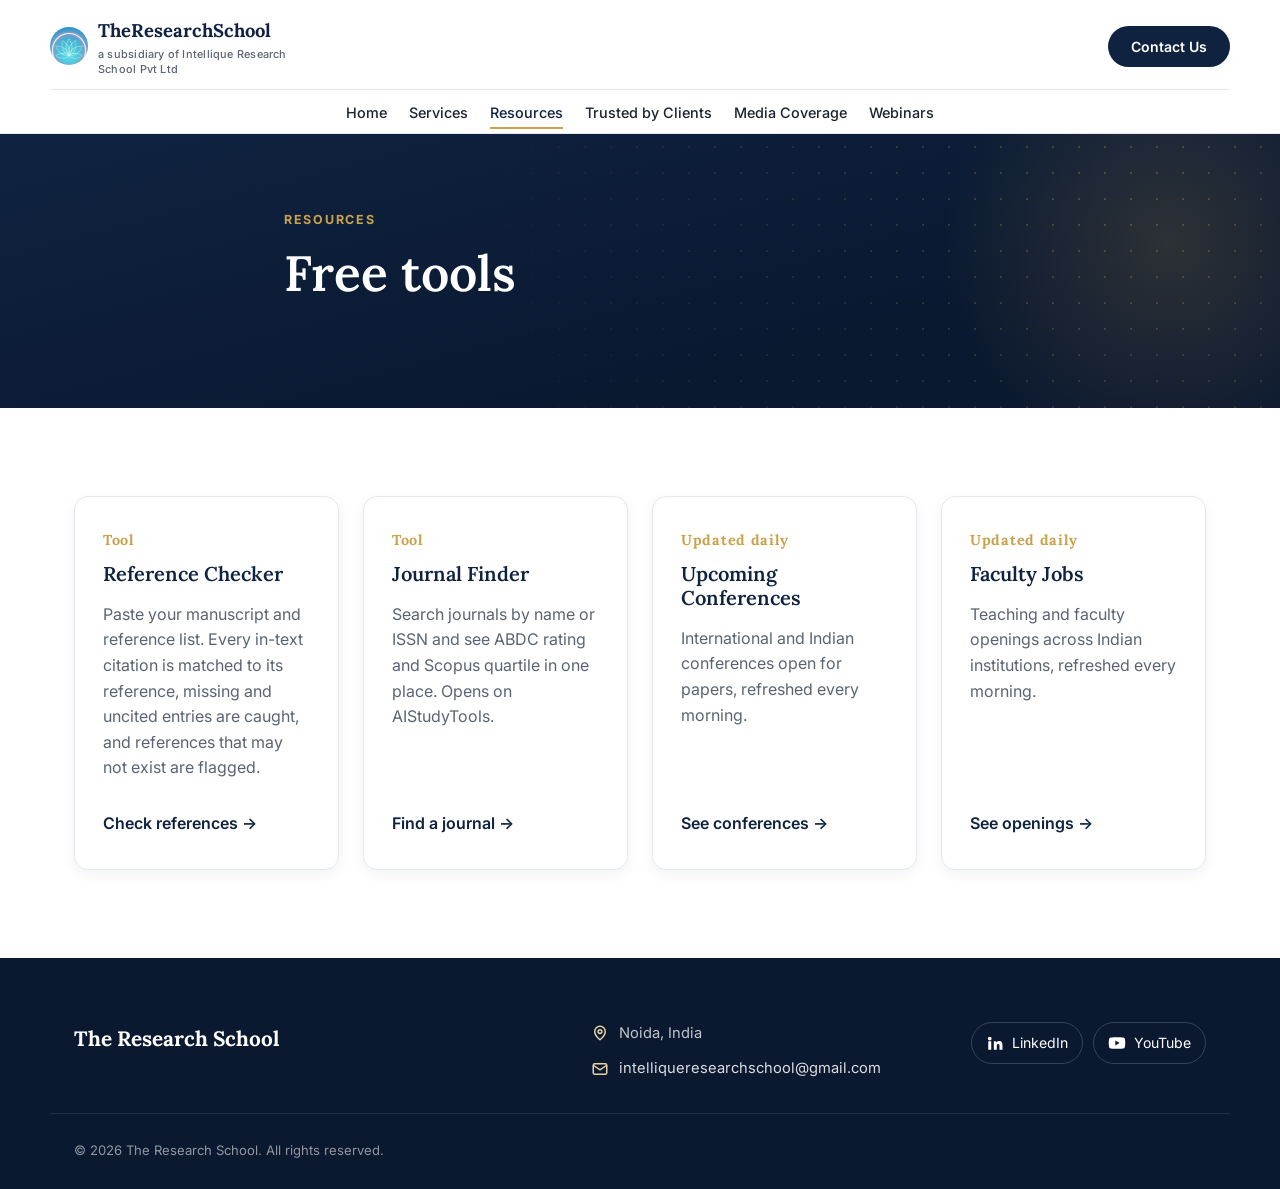
<file: resources.html>
<!DOCTYPE html>
<html lang="en-IN">
<head>
<meta charset="UTF-8">
<meta name="viewport" content="width=device-width, initial-scale=1.0">
<title>Free Research Tools: Reference Checker, Journal Finder, Conferences & Faculty Jobs | The Research School</title>
<meta name="description" content="Free tools for researchers from The Research School: check citations against references, find journals by ABDC and Scopus rank, and browse upcoming conferences and faculty jobs in India.">
<meta name="robots" content="index, follow">
<link rel="canonical" href="https://www.theresearchschool.com/resources.html">
<meta name="theme-color" content="#0f2340">
<meta property="og:type" content="website">
<meta property="og:site_name" content="The Research School">
<meta property="og:locale" content="en_IN">
<meta property="og:title" content="Free Research Tools: Reference Checker, Journal Finder, Conferences & Faculty Jobs | The Research School">
<meta property="og:description" content="Free tools for researchers from The Research School: check citations against references, find journals by ABDC and Scopus rank, and browse upcoming conferences and faculty jobs in India.">
<meta property="og:url" content="https://www.theresearchschool.com/resources.html">
<meta property="og:image" content="https://www.theresearchschool.com/media/brand/og-image.jpg">
<meta property="og:image:width" content="1200">
<meta property="og:image:height" content="630">
<meta name="twitter:card" content="summary_large_image">
<meta name="twitter:title" content="Free Research Tools: Reference Checker, Journal Finder, Conferences & Faculty Jobs | The Research School">
<meta name="twitter:description" content="Free tools for researchers from The Research School: check citations against references, find journals by ABDC and Scopus rank, and browse upcoming conferences and faculty jobs in India.">
<meta name="twitter:image" content="https://www.theresearchschool.com/media/brand/og-image.jpg">
<link rel="preconnect" href="https://fonts.googleapis.com">
<link rel="preconnect" href="https://fonts.gstatic.com" crossorigin>
<link href="https://fonts.googleapis.com/css2?family=Inter:wght@400;500;600;700&family=Lora:wght@500;600;700&display=swap" rel="stylesheet">
<link rel="stylesheet" href="css/style.css?v=202610191203">
<link rel="icon" type="image/png" href="media/brand/favicon.png">
<link rel="apple-touch-icon" href="media/brand/logo-icon.png">
<script type="application/ld+json">{
 "@context": "https://schema.org",
 "@graph": [
  {
   "@type": "EducationalOrganization",
   "@id": "https://www.theresearchschool.com/#organization",
   "name": "The Research School",
   "alternateName": [
    "TRS",
    "TheResearchSchool"
   ],
   "url": "https://www.theresearchschool.com/",
   "logo": "https://www.theresearchschool.com/media/brand/logo-icon.png",
   "image": "https://www.theresearchschool.com/media/brand/og-image.jpg",
   "slogan": "Where Research Meets Data, Mentorship & AI.",
   "description": "The Research School (TRS) is a research and knowledge platform that brings together academic research, market research, data, mentorship, training, and Artificial Intelligence for academicians, PhD and DBA scholars, universities, and organizations.",
   "email": "intelliqueresearchschool@gmail.com",
   "address": {
    "@type": "PostalAddress",
    "addressLocality": "Noida",
    "addressRegion": "Uttar Pradesh",
    "addressCountry": "IN"
   },
   "areaServed": "IN",
   "parentOrganization": {
    "@type": "Organization",
    "name": "Intellique Research School Private Limited",
    "url": "https://intelliqueresearchschool.com/"
   },
   "sameAs": [
    "https://www.linkedin.com/in/the-research-school-738761282/",
    "https://www.youtube.com/@TheResearchSchool"
   ],
   "knowsAbout": [
    "Research methodology",
    "PhD and DBA thesis mentoring",
    "Literature reviews",
    "Academic publishing",
    "Market research",
    "Survey design and data collection",
    "Consumer research",
    "Brand perception research",
    "Competitive intelligence",
    "SPSS",
    "PLS-SEM",
    "SmartPLS",
    "Structural equation modelling",
    "Qualitative research",
    "Faculty development programmes",
    "AI in research",
    "AI in education"
   ]
  },
  {
   "@type": "BreadcrumbList",
   "itemListElement": [
    {
     "@type": "ListItem",
     "position": 1,
     "name": "Home",
     "item": "https://www.theresearchschool.com/"
    },
    {
     "@type": "ListItem",
     "position": 2,
     "name": "Resources",
     "item": "https://www.theresearchschool.com/resources.html"
    }
   ]
  }
 ]
}</script>
</head>
<body>
<a class="skip-link" href="#main">Skip to content</a>

<header class="site-header">
  <div class="container nav">
    <a href="index.html" class="brand" aria-label="The Research School — home">
      <img src="media/brand/logo-icon.png" alt="" class="brand-mark" width="40" height="40">
      <span class="brand-text">TheResearchSchool
        <span class="sub">a subsidiary of Intellique Research School Pvt Ltd</span>
      </span>
    </a>
    <nav aria-label="Main">
      <ul class="nav-links">
        <li><a href="index.html">Home</a></li>
        <li><a href="services.html">Services</a></li>
        <li><a href="resources.html" class="active" aria-current="page">Resources</a></li>
        <li><a href="trusted-by-clients.html">Trusted by Clients</a></li>
        <li><a href="media-coverage.html">Media Coverage</a></li>
        <li><a href="webinars.html">Webinars</a></li>
      </ul>
    </nav>
    <div class="nav-cta">
      <button type="button" class="btn btn-dark" data-open-contact>Contact Us</button>
      <button class="nav-toggle" aria-label="Toggle menu"><span></span><span></span><span></span></button>
    </div>
  </div>
</header>

<main id="main">
<section class="hero" style="padding:76px 0 84px;">
  <div class="container hero-inner">
    <p class="eyebrow">Resources</p>
    <h1>Free tools</h1>
  </div>
</section>

<section class="section">
  <div class="container">
    <div class="service-grid">
      <a class="service-card resource-card" href="reference-checker.html">
        <span class="num">Tool</span>
        <h3>Reference Checker</h3>
        <p>Paste your manuscript and reference list. Every in-text citation is matched to its reference, missing and uncited entries are caught, and references that may not exist are flagged.</p>
        <span class="go">Check references &rarr;</span>
      </a>
      <a class="service-card resource-card" href="https://www.aistudytools.com/journals/">
        <span class="num">Tool</span>
        <h3>Journal Finder</h3>
        <p>Search journals by name or ISSN and see ABDC rating and Scopus quartile in one place. Opens on AIStudyTools.</p>
        <span class="go">Find a journal &rarr;</span>
      </a>
      <a class="service-card resource-card" href="conferences.html">
        <span class="num">Updated daily</span>
        <h3>Upcoming Conferences</h3>
        <p>International and Indian conferences open for papers, refreshed every morning.</p>
        <span class="go">See conferences &rarr;</span>
      </a>
      <a class="service-card resource-card" href="faculty-jobs.html">
        <span class="num">Updated daily</span>
        <h3>Faculty Jobs</h3>
        <p>Teaching and faculty openings across Indian institutions, refreshed every morning.</p>
        <span class="go">See openings &rarr;</span>
      </a>
    </div>
  </div>
</section>
</main>

<footer class="site-footer">
  <div class="container footer-slim">
    <div class="footer-brand">
      <p class="footer-name">The Research School</p>
    </div>
    <ul class="footer-contact">
      <li><svg width="18" height="18" viewBox="0 0 24 24" fill="none" stroke="currentColor" stroke-width="2" aria-hidden="true"><path d="M12 21s-7-5.6-7-11a7 7 0 0 1 14 0c0 5.4-7 11-7 11Z"/><circle cx="12" cy="10" r="2.5"/></svg><span>Noida, India</span></li>
      <li><svg width="18" height="18" viewBox="0 0 24 24" fill="none" stroke="currentColor" stroke-width="2" aria-hidden="true"><rect x="3" y="5" width="18" height="14" rx="2"/><path d="m3 7 9 6 9-6"/></svg><a href="mailto:intelliqueresearchschool@gmail.com">intelliqueresearchschool@gmail.com</a></li>
    </ul>
    <div class="footer-social">
      <a href="https://www.linkedin.com/in/the-research-school-738761282/" target="_blank" rel="noopener" aria-label="The Research School on LinkedIn"><svg width="18" height="18" viewBox="0 0 24 24" fill="currentColor" aria-hidden="true"><path d="M4.98 3.5a2.5 2.5 0 1 1 0 5 2.5 2.5 0 0 1 0-5ZM3 9.75h4V21H3V9.75Zm6.5 0h3.83v1.54h.05c.53-1 1.84-2.06 3.79-2.06 4.05 0 4.8 2.67 4.8 6.13V21h-4v-4.95c0-1.18-.02-2.7-1.65-2.7-1.65 0-1.9 1.29-1.9 2.62V21h-4V9.75Z"/></svg><span>LinkedIn</span></a>
      <a href="https://www.youtube.com/@TheResearchSchool" target="_blank" rel="noopener" aria-label="The Research School on YouTube"><svg width="18" height="18" viewBox="0 0 24 24" fill="currentColor" aria-hidden="true"><path d="M23 12s0-3.6-.46-5.33a2.78 2.78 0 0 0-1.95-1.96C18.88 4.25 12 4.25 12 4.25s-6.88 0-8.59.46a2.78 2.78 0 0 0-1.95 1.96C1 8.4 1 12 1 12s0 3.6.46 5.33a2.78 2.78 0 0 0 1.95 1.96c1.71.46 8.59.46 8.59.46s6.88 0 8.59-.46a2.78 2.78 0 0 0 1.95-1.96C23 15.6 23 12 23 12ZM9.75 15.27V8.73L15.5 12l-5.75 3.27Z"/></svg><span>YouTube</span></a>
    </div>
  </div>
  <div class="container footer-bottom">
    <span>© <span id="year">2026</span> The Research School. All rights reserved.</span>
  </div>
</footer>
<script src="js/main.js?v=202610191203"></script>
</body>
</html>
</file>
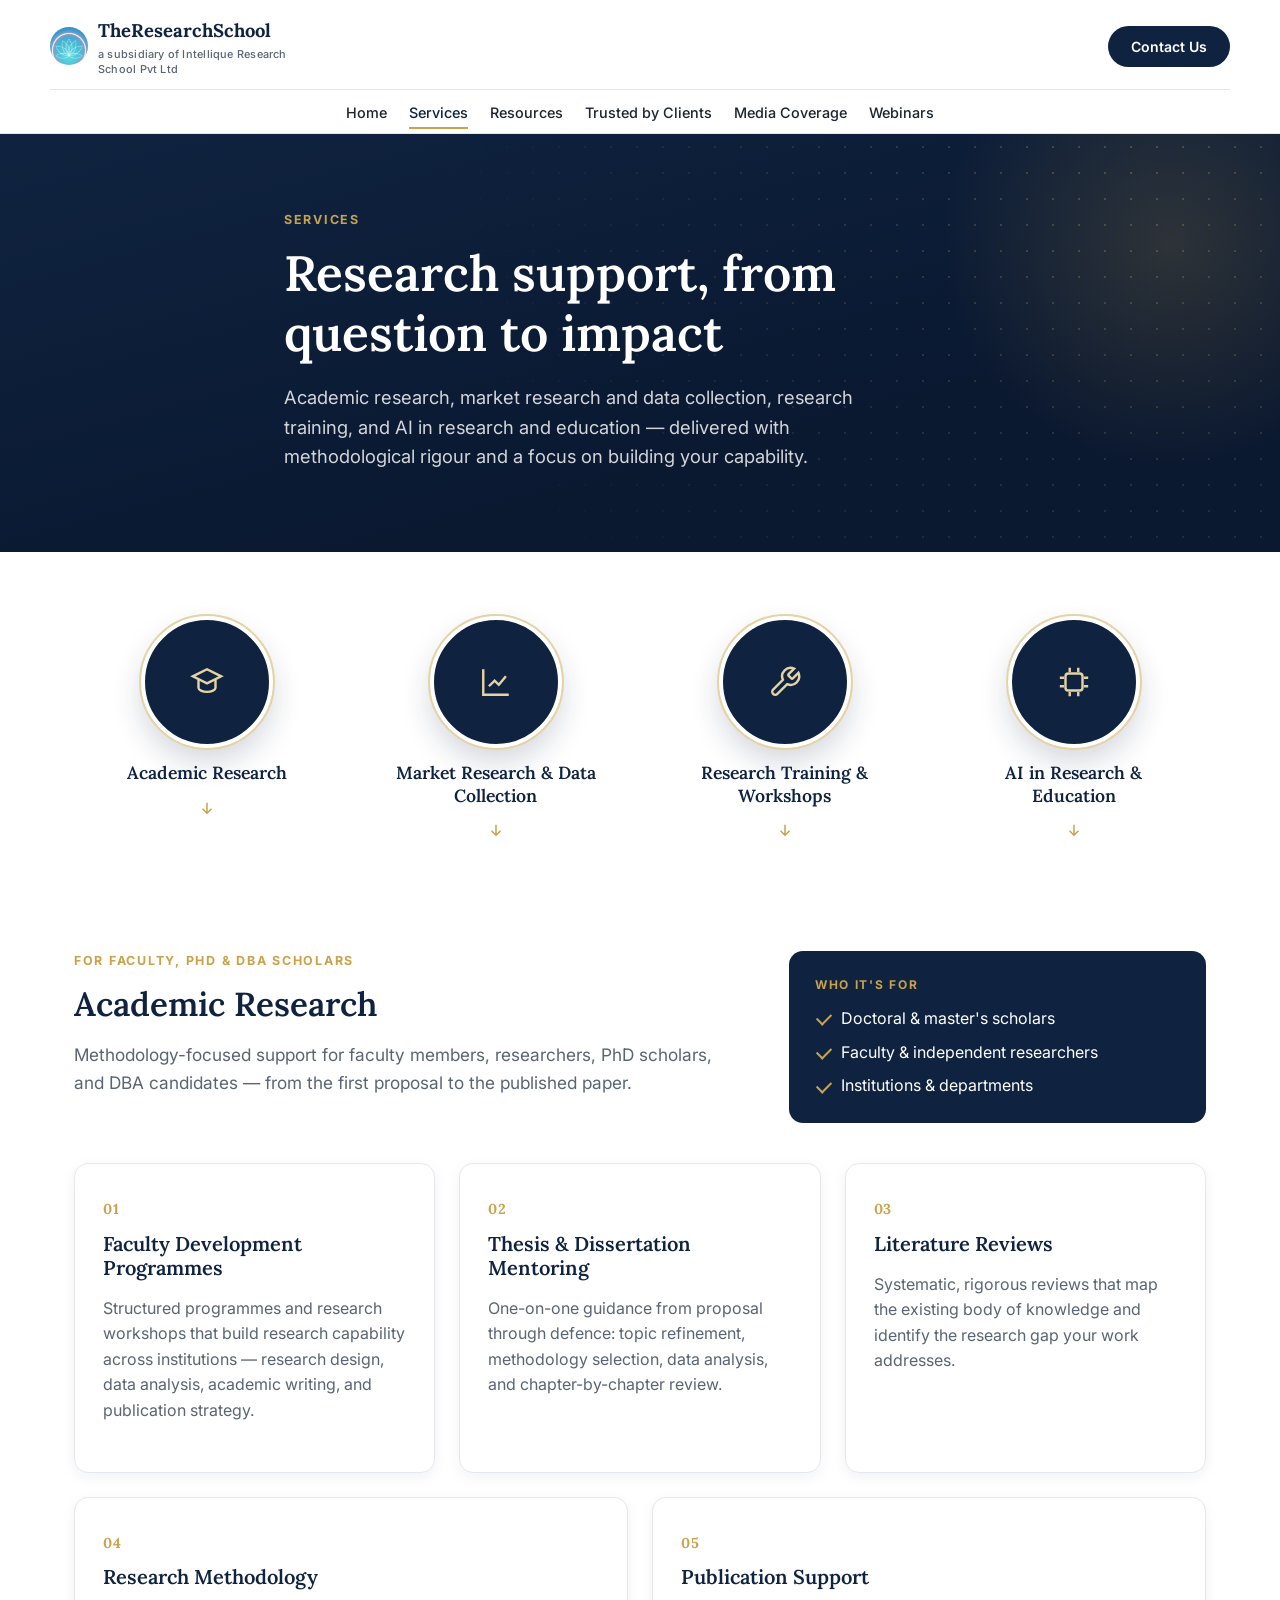
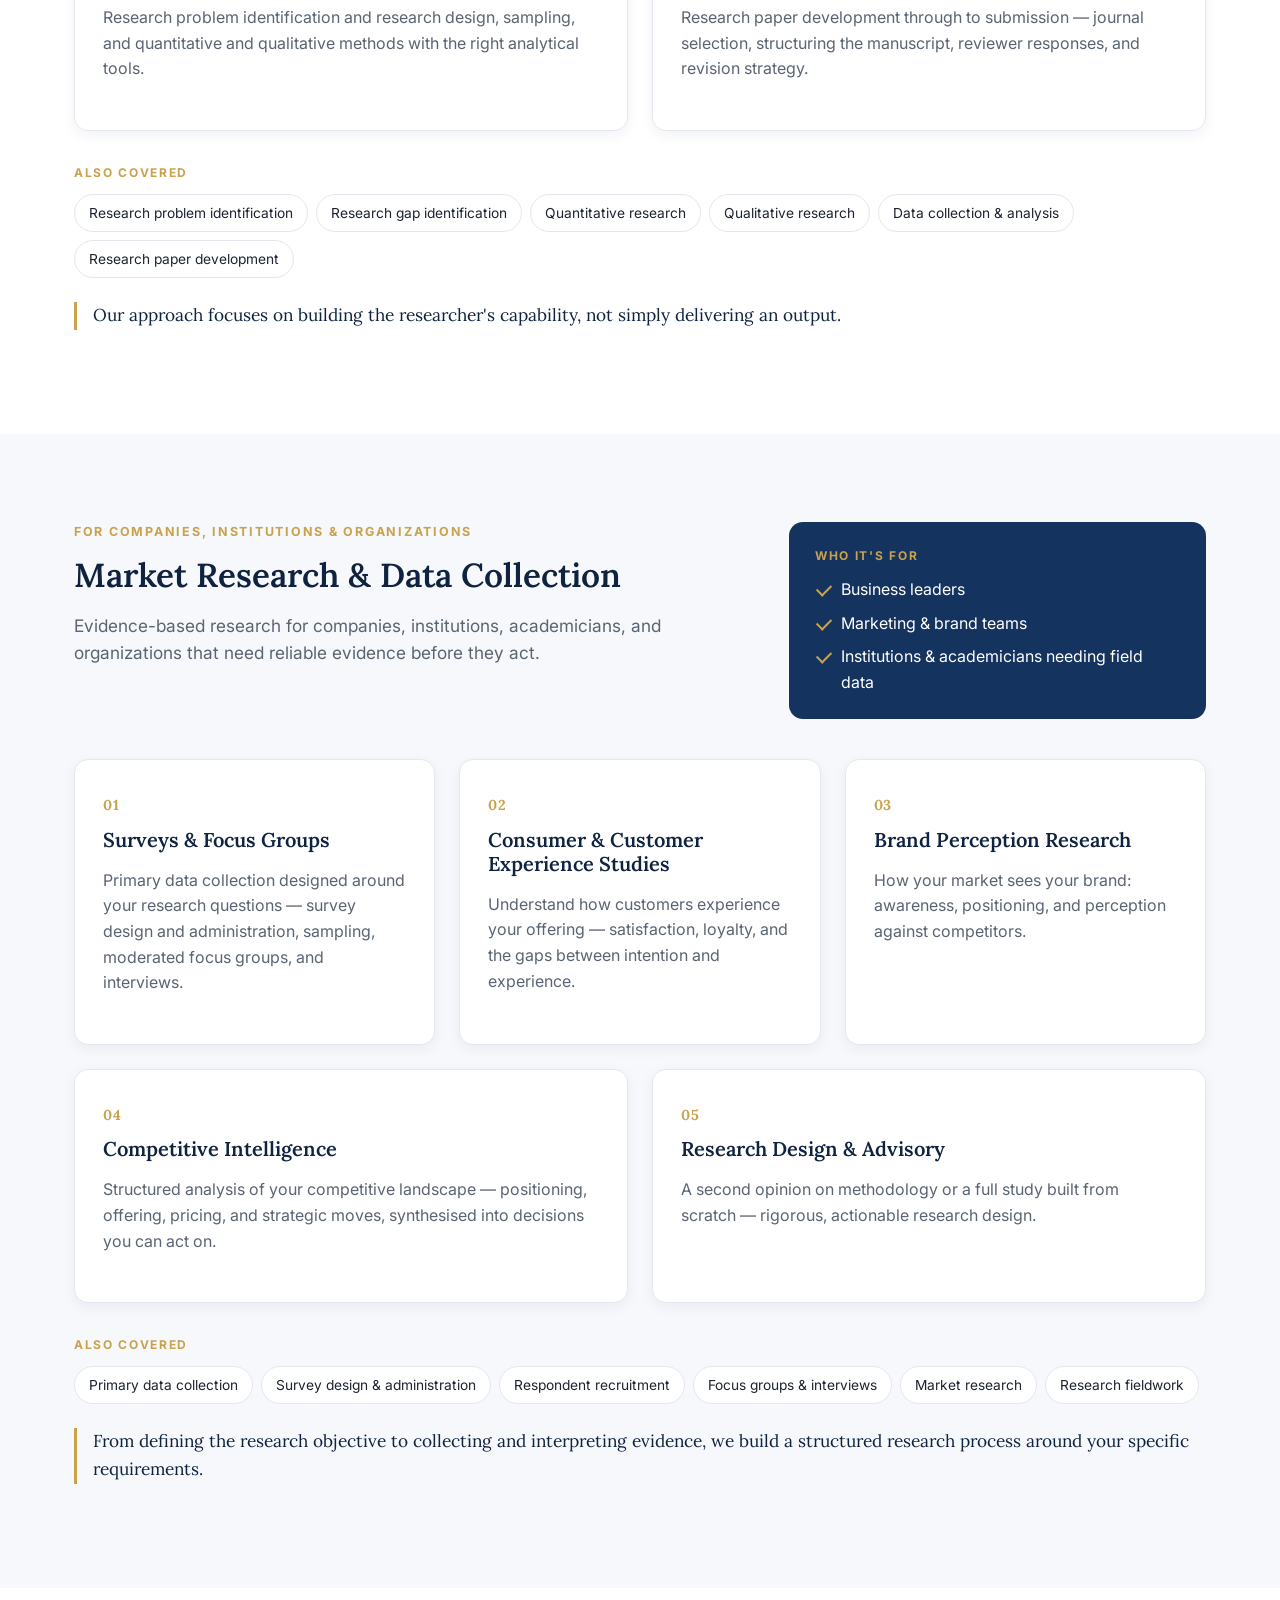
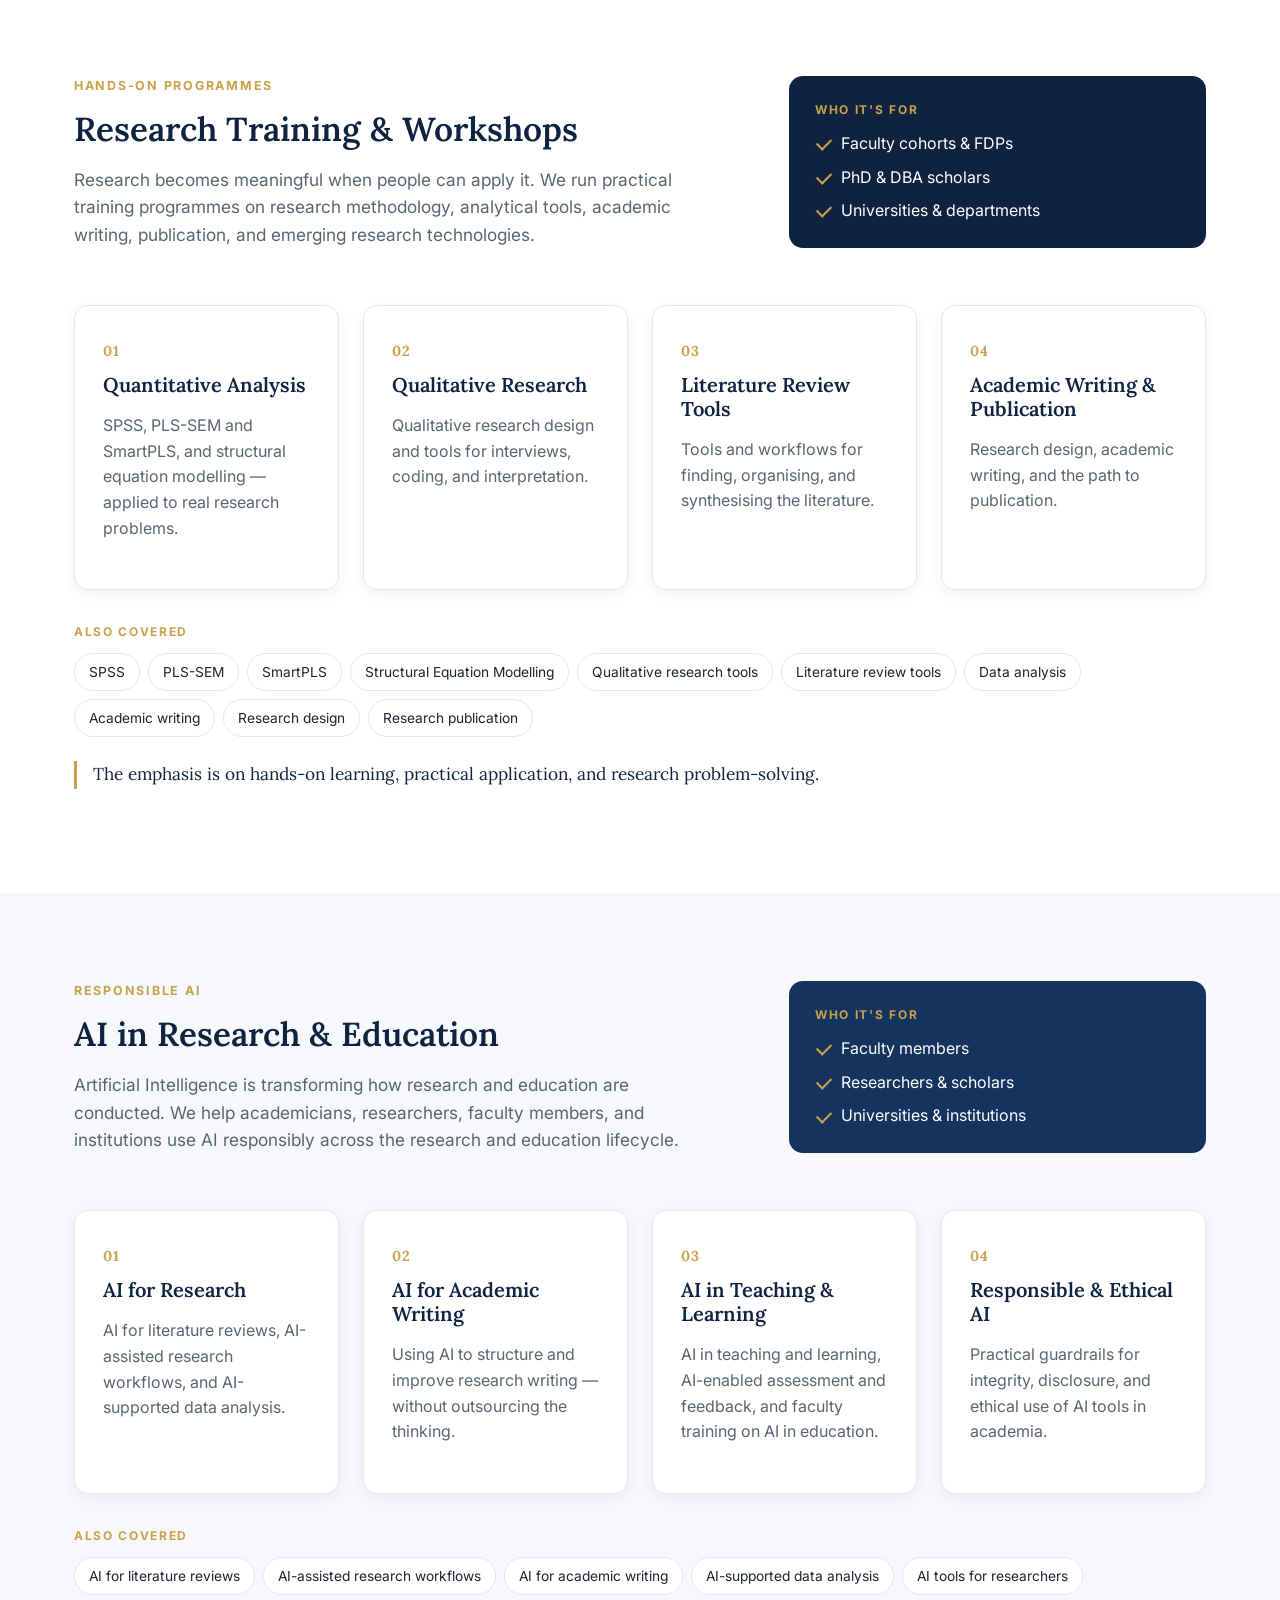
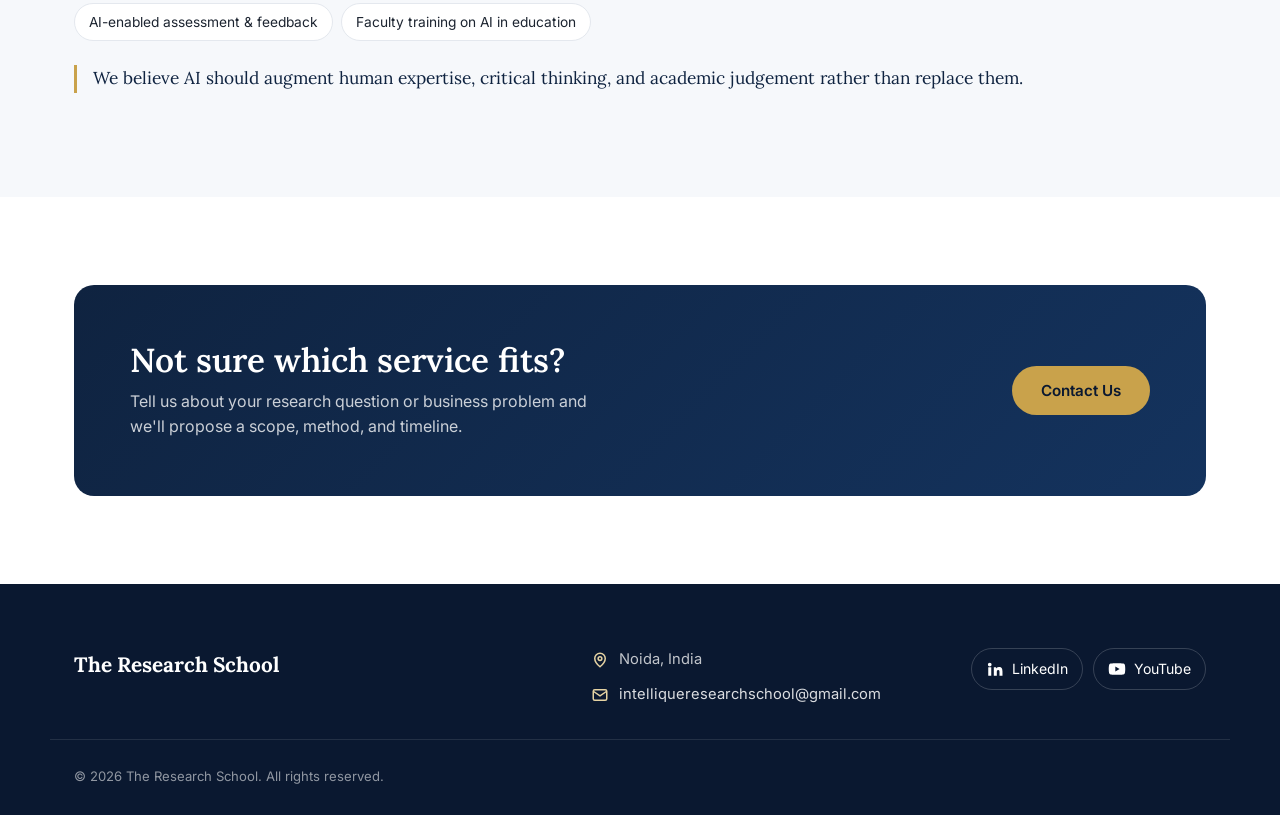
<file: services.html>
<!DOCTYPE html>
<html lang="en-IN">
<head>
<meta charset="UTF-8">
<meta name="viewport" content="width=device-width, initial-scale=1.0">
<title>Services — Academic Research, Market Research, Research Workshops & AI | The Research School</title>
<meta name="description" content="PhD and DBA thesis mentoring, literature reviews, publication support, FDPs, market research and data collection, SPSS and PLS-SEM workshops, and AI in research and education from The Research School, Noida.">
<meta name="robots" content="index, follow">
<link rel="canonical" href="https://www.theresearchschool.com/services.html">
<meta name="theme-color" content="#0f2340">
<meta property="og:type" content="website">
<meta property="og:site_name" content="The Research School">
<meta property="og:locale" content="en_IN">
<meta property="og:title" content="Services — Academic Research, Market Research, Research Workshops & AI | The Research School">
<meta property="og:description" content="PhD and DBA thesis mentoring, literature reviews, publication support, FDPs, market research and data collection, SPSS and PLS-SEM workshops, and AI in research and education from The Research School, Noida.">
<meta property="og:url" content="https://www.theresearchschool.com/services.html">
<meta property="og:image" content="https://www.theresearchschool.com/media/brand/og-image.jpg">
<meta property="og:image:width" content="1200">
<meta property="og:image:height" content="630">
<meta name="twitter:card" content="summary_large_image">
<meta name="twitter:title" content="Services — Academic Research, Market Research, Research Workshops & AI | The Research School">
<meta name="twitter:description" content="PhD and DBA thesis mentoring, literature reviews, publication support, FDPs, market research and data collection, SPSS and PLS-SEM workshops, and AI in research and education from The Research School, Noida.">
<meta name="twitter:image" content="https://www.theresearchschool.com/media/brand/og-image.jpg">
<link rel="preconnect" href="https://fonts.googleapis.com">
<link rel="preconnect" href="https://fonts.gstatic.com" crossorigin>
<link href="https://fonts.googleapis.com/css2?family=Inter:wght@400;500;600;700&family=Lora:wght@500;600;700&display=swap" rel="stylesheet">
<link rel="stylesheet" href="css/style.css?v=202610191203">
<link rel="icon" type="image/png" href="media/brand/favicon.png">
<link rel="apple-touch-icon" href="media/brand/logo-icon.png">
<script type="application/ld+json">{
 "@context": "https://schema.org",
 "@graph": [
  {
   "@type": "EducationalOrganization",
   "@id": "https://www.theresearchschool.com/#organization",
   "name": "The Research School",
   "alternateName": [
    "TRS",
    "TheResearchSchool"
   ],
   "url": "https://www.theresearchschool.com/",
   "logo": "https://www.theresearchschool.com/media/brand/logo-icon.png",
   "image": "https://www.theresearchschool.com/media/brand/og-image.jpg",
   "slogan": "Where Research Meets Data, Mentorship & AI.",
   "description": "The Research School (TRS) is a research and knowledge platform that brings together academic research, market research, data, mentorship, training, and Artificial Intelligence for academicians, PhD and DBA scholars, universities, and organizations.",
   "email": "intelliqueresearchschool@gmail.com",
   "address": {
    "@type": "PostalAddress",
    "addressLocality": "Noida",
    "addressRegion": "Uttar Pradesh",
    "addressCountry": "IN"
   },
   "areaServed": "IN",
   "parentOrganization": {
    "@type": "Organization",
    "name": "Intellique Research School Private Limited",
    "url": "https://intelliqueresearchschool.com/"
   },
   "sameAs": [
    "https://www.linkedin.com/in/the-research-school-738761282/",
    "https://www.youtube.com/@TheResearchSchool"
   ],
   "knowsAbout": [
    "Research methodology",
    "PhD and DBA thesis mentoring",
    "Literature reviews",
    "Academic publishing",
    "Market research",
    "Survey design and data collection",
    "Consumer research",
    "Brand perception research",
    "Competitive intelligence",
    "SPSS",
    "PLS-SEM",
    "SmartPLS",
    "Structural equation modelling",
    "Qualitative research",
    "Faculty development programmes",
    "AI in research",
    "AI in education"
   ]
  },
  {
   "@type": "Service",
   "@id": "https://www.theresearchschool.com/services.html#academic",
   "name": "Academic Research",
   "description": "Methodology-focused support for faculty members, researchers, PhD scholars, and DBA candidates — from the first proposal to the published paper.",
   "provider": {
    "@id": "https://www.theresearchschool.com/#organization"
   },
   "areaServed": "IN",
   "serviceType": "Academic Research",
   "hasOfferCatalog": {
    "@type": "OfferCatalog",
    "name": "Academic Research",
    "itemListElement": [
     {
      "@type": "Offer",
      "itemOffered": {
       "@type": "Service",
       "name": "Faculty Development Programmes"
      }
     },
     {
      "@type": "Offer",
      "itemOffered": {
       "@type": "Service",
       "name": "Thesis & Dissertation Mentoring"
      }
     },
     {
      "@type": "Offer",
      "itemOffered": {
       "@type": "Service",
       "name": "Literature Reviews"
      }
     },
     {
      "@type": "Offer",
      "itemOffered": {
       "@type": "Service",
       "name": "Research Methodology"
      }
     },
     {
      "@type": "Offer",
      "itemOffered": {
       "@type": "Service",
       "name": "Publication Support"
      }
     }
    ]
   }
  },
  {
   "@type": "Service",
   "@id": "https://www.theresearchschool.com/services.html#market",
   "name": "Market Research & Data Collection",
   "description": "Evidence-based research for companies, institutions, academicians, and organizations that need reliable evidence before they act.",
   "provider": {
    "@id": "https://www.theresearchschool.com/#organization"
   },
   "areaServed": "IN",
   "serviceType": "Market Research & Data Collection",
   "hasOfferCatalog": {
    "@type": "OfferCatalog",
    "name": "Market Research & Data Collection",
    "itemListElement": [
     {
      "@type": "Offer",
      "itemOffered": {
       "@type": "Service",
       "name": "Surveys & Focus Groups"
      }
     },
     {
      "@type": "Offer",
      "itemOffered": {
       "@type": "Service",
       "name": "Consumer & Customer Experience Studies"
      }
     },
     {
      "@type": "Offer",
      "itemOffered": {
       "@type": "Service",
       "name": "Brand Perception Research"
      }
     },
     {
      "@type": "Offer",
      "itemOffered": {
       "@type": "Service",
       "name": "Competitive Intelligence"
      }
     },
     {
      "@type": "Offer",
      "itemOffered": {
       "@type": "Service",
       "name": "Research Design & Advisory"
      }
     }
    ]
   }
  },
  {
   "@type": "Service",
   "@id": "https://www.theresearchschool.com/services.html#training",
   "name": "Research Training & Workshops",
   "description": "Research becomes meaningful when people can apply it. We run practical training programmes on research methodology, analytical tools, academic writing, publication, and emerging research technologies.",
   "provider": {
    "@id": "https://www.theresearchschool.com/#organization"
   },
   "areaServed": "IN",
   "serviceType": "Research Training & Workshops",
   "hasOfferCatalog": {
    "@type": "OfferCatalog",
    "name": "Research Training & Workshops",
    "itemListElement": [
     {
      "@type": "Offer",
      "itemOffered": {
       "@type": "Service",
       "name": "Quantitative Analysis"
      }
     },
     {
      "@type": "Offer",
      "itemOffered": {
       "@type": "Service",
       "name": "Qualitative Research"
      }
     },
     {
      "@type": "Offer",
      "itemOffered": {
       "@type": "Service",
       "name": "Literature Review Tools"
      }
     },
     {
      "@type": "Offer",
      "itemOffered": {
       "@type": "Service",
       "name": "Academic Writing & Publication"
      }
     }
    ]
   }
  },
  {
   "@type": "Service",
   "@id": "https://www.theresearchschool.com/services.html#ai",
   "name": "AI in Research & Education",
   "description": "Artificial Intelligence is transforming how research and education are conducted. We help academicians, researchers, faculty members, and institutions use AI responsibly across the research and education lifecycle.",
   "provider": {
    "@id": "https://www.theresearchschool.com/#organization"
   },
   "areaServed": "IN",
   "serviceType": "AI in Research & Education",
   "hasOfferCatalog": {
    "@type": "OfferCatalog",
    "name": "AI in Research & Education",
    "itemListElement": [
     {
      "@type": "Offer",
      "itemOffered": {
       "@type": "Service",
       "name": "AI for Research"
      }
     },
     {
      "@type": "Offer",
      "itemOffered": {
       "@type": "Service",
       "name": "AI for Academic Writing"
      }
     },
     {
      "@type": "Offer",
      "itemOffered": {
       "@type": "Service",
       "name": "AI in Teaching & Learning"
      }
     },
     {
      "@type": "Offer",
      "itemOffered": {
       "@type": "Service",
       "name": "Responsible & Ethical AI"
      }
     }
    ]
   }
  },
  {
   "@type": "BreadcrumbList",
   "itemListElement": [
    {
     "@type": "ListItem",
     "position": 1,
     "name": "Home",
     "item": "https://www.theresearchschool.com/"
    },
    {
     "@type": "ListItem",
     "position": 2,
     "name": "Services",
     "item": "https://www.theresearchschool.com/services.html"
    }
   ]
  }
 ]
}</script>
</head>
<body>
<a class="skip-link" href="#main">Skip to content</a>

<header class="site-header">
  <div class="container nav">
    <a href="index.html" class="brand" aria-label="The Research School — home">
      <img src="media/brand/logo-icon.png" alt="" class="brand-mark" width="40" height="40">
      <span class="brand-text">TheResearchSchool
        <span class="sub">a subsidiary of Intellique Research School Pvt Ltd</span>
      </span>
    </a>
    <nav aria-label="Main">
      <ul class="nav-links">
        <li><a href="index.html">Home</a></li>
        <li><a href="services.html" class="active" aria-current="page">Services</a></li>
        <li><a href="resources.html">Resources</a></li>
        <li><a href="trusted-by-clients.html">Trusted by Clients</a></li>
        <li><a href="media-coverage.html">Media Coverage</a></li>
        <li><a href="webinars.html">Webinars</a></li>
      </ul>
    </nav>
    <div class="nav-cta">
      <button type="button" class="btn btn-dark" data-open-contact>Contact Us</button>
      <button class="nav-toggle" aria-label="Toggle menu"><span></span><span></span><span></span></button>
    </div>
  </div>
</header>

<main id="main">
<section class="hero" style="padding:76px 0 64px;">
  <div class="container hero-inner">
    <p class="eyebrow">Services</p>
    <h1>Research support, from question to impact</h1>
    <p class="lead">Academic research, market research and data collection, research training, and AI in research and education — delivered with methodological rigour and a focus on building your capability.</p>
  </div>
</section>

<nav class="svc-picker" aria-label="Our services">
  <div class="container">
    <ul>
      <li><a class="svc-pick" href="#academic">
        <span class="svc-pick-circle"><svg width="34" height="34" viewBox="0 0 24 24" fill="none" stroke="currentColor" stroke-width="1.7" aria-hidden="true"><path d="M12 3 2 8l10 5 10-5-10-5Z"/><path d="M6 10.5V16c0 1.5 2.7 3 6 3s6-1.5 6-3v-5.5"/></svg></span>
        <span class="svc-pick-title">Academic Research</span>
        <span class="svc-pick-go" aria-hidden="true"><svg width="18" height="18" viewBox="0 0 24 24" fill="none" stroke="currentColor" stroke-width="2"><path d="M12 5v14M6 13l6 6 6-6"/></svg></span>
      </a></li>
      <li><a class="svc-pick" href="#market">
        <span class="svc-pick-circle"><svg width="34" height="34" viewBox="0 0 24 24" fill="none" stroke="currentColor" stroke-width="1.7" aria-hidden="true"><path d="M3 3v18h18"/><path d="m7 15 4-4 3 3 5-6"/></svg></span>
        <span class="svc-pick-title">Market Research &amp; Data Collection</span>
        <span class="svc-pick-go" aria-hidden="true"><svg width="18" height="18" viewBox="0 0 24 24" fill="none" stroke="currentColor" stroke-width="2"><path d="M12 5v14M6 13l6 6 6-6"/></svg></span>
      </a></li>
      <li><a class="svc-pick" href="#training">
        <span class="svc-pick-circle"><svg width="34" height="34" viewBox="0 0 24 24" fill="none" stroke="currentColor" stroke-width="1.7" aria-hidden="true"><path d="M14.7 6.3a1 1 0 0 0 0 1.4l1.6 1.6a1 1 0 0 0 1.4 0l3.77-3.77a6 6 0 0 1-7.94 7.94l-6.91 6.91a2.12 2.12 0 0 1-3-3l6.91-6.91a6 6 0 0 1 7.94-7.94Z"/></svg></span>
        <span class="svc-pick-title">Research Training &amp; Workshops</span>
        <span class="svc-pick-go" aria-hidden="true"><svg width="18" height="18" viewBox="0 0 24 24" fill="none" stroke="currentColor" stroke-width="2"><path d="M12 5v14M6 13l6 6 6-6"/></svg></span>
      </a></li>
      <li><a class="svc-pick" href="#ai">
        <span class="svc-pick-circle"><svg width="34" height="34" viewBox="0 0 24 24" fill="none" stroke="currentColor" stroke-width="1.7" aria-hidden="true"><rect x="6" y="6" width="12" height="12" rx="2"/><path d="M9 2v3M15 2v3M9 19v3M15 19v3M2 9h3M2 15h3M19 9h3M19 15h3"/></svg></span>
        <span class="svc-pick-title">AI in Research &amp; Education</span>
        <span class="svc-pick-go" aria-hidden="true"><svg width="18" height="18" viewBox="0 0 24 24" fill="none" stroke="currentColor" stroke-width="2"><path d="M12 5v14M6 13l6 6 6-6"/></svg></span>
      </a></li>
    </ul>
  </div>
</nav>

<section id="academic" class="section svc" aria-labelledby="academic-h">
  <div class="container">
    <div class="svc-head">
      <div>
        <p class="eyebrow">For faculty, PhD &amp; DBA scholars</p>
        <h2 id="academic-h">Academic Research</h2>
        <p class="svc-lead">Methodology-focused support for faculty members, researchers, PhD scholars, and DBA candidates — from the first proposal to the published paper.</p>
      </div>
      <aside class="svc-who" aria-label="Who this is for">
        <p class="svc-who-label">Who it's for</p>
        <ul class="tick-list"><li>Doctoral &amp; master's scholars</li><li>Faculty &amp; independent researchers</li><li>Institutions &amp; departments</li></ul>
      </aside>
    </div>
    <div class="service-grid svc-grid-5">
        <div class="service-card"><span class="num">01</span><h3>Faculty Development Programmes</h3><p>Structured programmes and research workshops that build research capability across institutions — research design, data analysis, academic writing, and publication strategy.</p></div>
        <div class="service-card"><span class="num">02</span><h3>Thesis &amp; Dissertation Mentoring</h3><p>One-on-one guidance from proposal through defence: topic refinement, methodology selection, data analysis, and chapter-by-chapter review.</p></div>
        <div class="service-card"><span class="num">03</span><h3>Literature Reviews</h3><p>Systematic, rigorous reviews that map the existing body of knowledge and identify the research gap your work addresses.</p></div>
        <div class="service-card"><span class="num">04</span><h3>Research Methodology</h3><p>Research problem identification and research design, sampling, and quantitative and qualitative methods with the right analytical tools.</p></div>
        <div class="service-card"><span class="num">05</span><h3>Publication Support</h3><p>Research paper development through to submission — journal selection, structuring the manuscript, reviewer responses, and revision strategy.</p></div>
    </div>
    <div class="svc-also">
      <p class="svc-also-label">Also covered</p>
      <ul class="chip-list"><li>Research problem identification</li><li>Research gap identification</li><li>Quantitative research</li><li>Qualitative research</li><li>Data collection &amp; analysis</li><li>Research paper development</li></ul>
    </div>
    <p class="svc-note">Our approach focuses on building the researcher's capability, not simply delivering an output.</p>
  </div>
</section>
<section id="market" class="section svc section-alt" aria-labelledby="market-h">
  <div class="container">
    <div class="svc-head">
      <div>
        <p class="eyebrow">For companies, institutions &amp; organizations</p>
        <h2 id="market-h">Market Research &amp; Data Collection</h2>
        <p class="svc-lead">Evidence-based research for companies, institutions, academicians, and organizations that need reliable evidence before they act.</p>
      </div>
      <aside class="svc-who" aria-label="Who this is for">
        <p class="svc-who-label">Who it's for</p>
        <ul class="tick-list"><li>Business leaders</li><li>Marketing &amp; brand teams</li><li>Institutions &amp; academicians needing field data</li></ul>
      </aside>
    </div>
    <div class="service-grid svc-grid-5">
        <div class="service-card"><span class="num">01</span><h3>Surveys &amp; Focus Groups</h3><p>Primary data collection designed around your research questions — survey design and administration, sampling, moderated focus groups, and interviews.</p></div>
        <div class="service-card"><span class="num">02</span><h3>Consumer &amp; Customer Experience Studies</h3><p>Understand how customers experience your offering — satisfaction, loyalty, and the gaps between intention and experience.</p></div>
        <div class="service-card"><span class="num">03</span><h3>Brand Perception Research</h3><p>How your market sees your brand: awareness, positioning, and perception against competitors.</p></div>
        <div class="service-card"><span class="num">04</span><h3>Competitive Intelligence</h3><p>Structured analysis of your competitive landscape — positioning, offering, pricing, and strategic moves, synthesised into decisions you can act on.</p></div>
        <div class="service-card"><span class="num">05</span><h3>Research Design &amp; Advisory</h3><p>A second opinion on methodology or a full study built from scratch — rigorous, actionable research design.</p></div>
    </div>
    <div class="svc-also">
      <p class="svc-also-label">Also covered</p>
      <ul class="chip-list"><li>Primary data collection</li><li>Survey design &amp; administration</li><li>Respondent recruitment</li><li>Focus groups &amp; interviews</li><li>Market research</li><li>Research fieldwork</li></ul>
    </div>
    <p class="svc-note">From defining the research objective to collecting and interpreting evidence, we build a structured research process around your specific requirements.</p>
  </div>
</section>
<section id="training" class="section svc" aria-labelledby="training-h">
  <div class="container">
    <div class="svc-head">
      <div>
        <p class="eyebrow">Hands-on programmes</p>
        <h2 id="training-h">Research Training &amp; Workshops</h2>
        <p class="svc-lead">Research becomes meaningful when people can apply it. We run practical training programmes on research methodology, analytical tools, academic writing, publication, and emerging research technologies.</p>
      </div>
      <aside class="svc-who" aria-label="Who this is for">
        <p class="svc-who-label">Who it's for</p>
        <ul class="tick-list"><li>Faculty cohorts &amp; FDPs</li><li>PhD &amp; DBA scholars</li><li>Universities &amp; departments</li></ul>
      </aside>
    </div>
    <div class="service-grid svc-grid-4">
        <div class="service-card"><span class="num">01</span><h3>Quantitative Analysis</h3><p>SPSS, PLS-SEM and SmartPLS, and structural equation modelling — applied to real research problems.</p></div>
        <div class="service-card"><span class="num">02</span><h3>Qualitative Research</h3><p>Qualitative research design and tools for interviews, coding, and interpretation.</p></div>
        <div class="service-card"><span class="num">03</span><h3>Literature Review Tools</h3><p>Tools and workflows for finding, organising, and synthesising the literature.</p></div>
        <div class="service-card"><span class="num">04</span><h3>Academic Writing &amp; Publication</h3><p>Research design, academic writing, and the path to publication.</p></div>
    </div>
    <div class="svc-also">
      <p class="svc-also-label">Also covered</p>
      <ul class="chip-list"><li>SPSS</li><li>PLS-SEM</li><li>SmartPLS</li><li>Structural Equation Modelling</li><li>Qualitative research tools</li><li>Literature review tools</li><li>Data analysis</li><li>Academic writing</li><li>Research design</li><li>Research publication</li></ul>
    </div>
    <p class="svc-note">The emphasis is on hands-on learning, practical application, and research problem-solving.</p>
  </div>
</section>
<section id="ai" class="section svc section-alt" aria-labelledby="ai-h">
  <div class="container">
    <div class="svc-head">
      <div>
        <p class="eyebrow">Responsible AI</p>
        <h2 id="ai-h">AI in Research &amp; Education</h2>
        <p class="svc-lead">Artificial Intelligence is transforming how research and education are conducted. We help academicians, researchers, faculty members, and institutions use AI responsibly across the research and education lifecycle.</p>
      </div>
      <aside class="svc-who" aria-label="Who this is for">
        <p class="svc-who-label">Who it's for</p>
        <ul class="tick-list"><li>Faculty members</li><li>Researchers &amp; scholars</li><li>Universities &amp; institutions</li></ul>
      </aside>
    </div>
    <div class="service-grid svc-grid-4">
        <div class="service-card"><span class="num">01</span><h3>AI for Research</h3><p>AI for literature reviews, AI-assisted research workflows, and AI-supported data analysis.</p></div>
        <div class="service-card"><span class="num">02</span><h3>AI for Academic Writing</h3><p>Using AI to structure and improve research writing — without outsourcing the thinking.</p></div>
        <div class="service-card"><span class="num">03</span><h3>AI in Teaching &amp; Learning</h3><p>AI in teaching and learning, AI-enabled assessment and feedback, and faculty training on AI in education.</p></div>
        <div class="service-card"><span class="num">04</span><h3>Responsible &amp; Ethical AI</h3><p>Practical guardrails for integrity, disclosure, and ethical use of AI tools in academia.</p></div>
    </div>
    <div class="svc-also">
      <p class="svc-also-label">Also covered</p>
      <ul class="chip-list"><li>AI for literature reviews</li><li>AI-assisted research workflows</li><li>AI for academic writing</li><li>AI-supported data analysis</li><li>AI tools for researchers</li><li>AI-enabled assessment &amp; feedback</li><li>Faculty training on AI in education</li></ul>
    </div>
    <p class="svc-note">We believe AI should augment human expertise, critical thinking, and academic judgement rather than replace them.</p>
  </div>
</section>

<section class="section">
  <div class="container">
    <div class="cta-band">
      <div>
        <h2>Not sure which service fits?</h2>
        <p>Tell us about your research question or business problem and we'll propose a scope, method, and timeline.</p>
      </div>
      <button type="button" class="btn btn-primary" data-open-contact>Contact Us</button>
    </div>
  </div>
</section>
</main>

<footer class="site-footer">
  <div class="container footer-slim">
    <div class="footer-brand">
      <p class="footer-name">The Research School</p>
    </div>
    <ul class="footer-contact">
      <li><svg width="18" height="18" viewBox="0 0 24 24" fill="none" stroke="currentColor" stroke-width="2" aria-hidden="true"><path d="M12 21s-7-5.6-7-11a7 7 0 0 1 14 0c0 5.4-7 11-7 11Z"/><circle cx="12" cy="10" r="2.5"/></svg><span>Noida, India</span></li>
      <li><svg width="18" height="18" viewBox="0 0 24 24" fill="none" stroke="currentColor" stroke-width="2" aria-hidden="true"><rect x="3" y="5" width="18" height="14" rx="2"/><path d="m3 7 9 6 9-6"/></svg><a href="mailto:intelliqueresearchschool@gmail.com">intelliqueresearchschool@gmail.com</a></li>
    </ul>
    <div class="footer-social">
      <a href="https://www.linkedin.com/in/the-research-school-738761282/" target="_blank" rel="noopener" aria-label="The Research School on LinkedIn"><svg width="18" height="18" viewBox="0 0 24 24" fill="currentColor" aria-hidden="true"><path d="M4.98 3.5a2.5 2.5 0 1 1 0 5 2.5 2.5 0 0 1 0-5ZM3 9.75h4V21H3V9.75Zm6.5 0h3.83v1.54h.05c.53-1 1.84-2.06 3.79-2.06 4.05 0 4.8 2.67 4.8 6.13V21h-4v-4.95c0-1.18-.02-2.7-1.65-2.7-1.65 0-1.9 1.29-1.9 2.62V21h-4V9.75Z"/></svg><span>LinkedIn</span></a>
      <a href="https://www.youtube.com/@TheResearchSchool" target="_blank" rel="noopener" aria-label="The Research School on YouTube"><svg width="18" height="18" viewBox="0 0 24 24" fill="currentColor" aria-hidden="true"><path d="M23 12s0-3.6-.46-5.33a2.78 2.78 0 0 0-1.95-1.96C18.88 4.25 12 4.25 12 4.25s-6.88 0-8.59.46a2.78 2.78 0 0 0-1.95 1.96C1 8.4 1 12 1 12s0 3.6.46 5.33a2.78 2.78 0 0 0 1.95 1.96c1.71.46 8.59.46 8.59.46s6.88 0 8.59-.46a2.78 2.78 0 0 0 1.95-1.96C23 15.6 23 12 23 12ZM9.75 15.27V8.73L15.5 12l-5.75 3.27Z"/></svg><span>YouTube</span></a>
    </div>
  </div>
  <div class="container footer-bottom">
    <span>© <span id="year">2026</span> The Research School. All rights reserved.</span>
  </div>
</footer>
<script src="js/main.js?v=202610191203"></script>
</body>
</html>
</file>
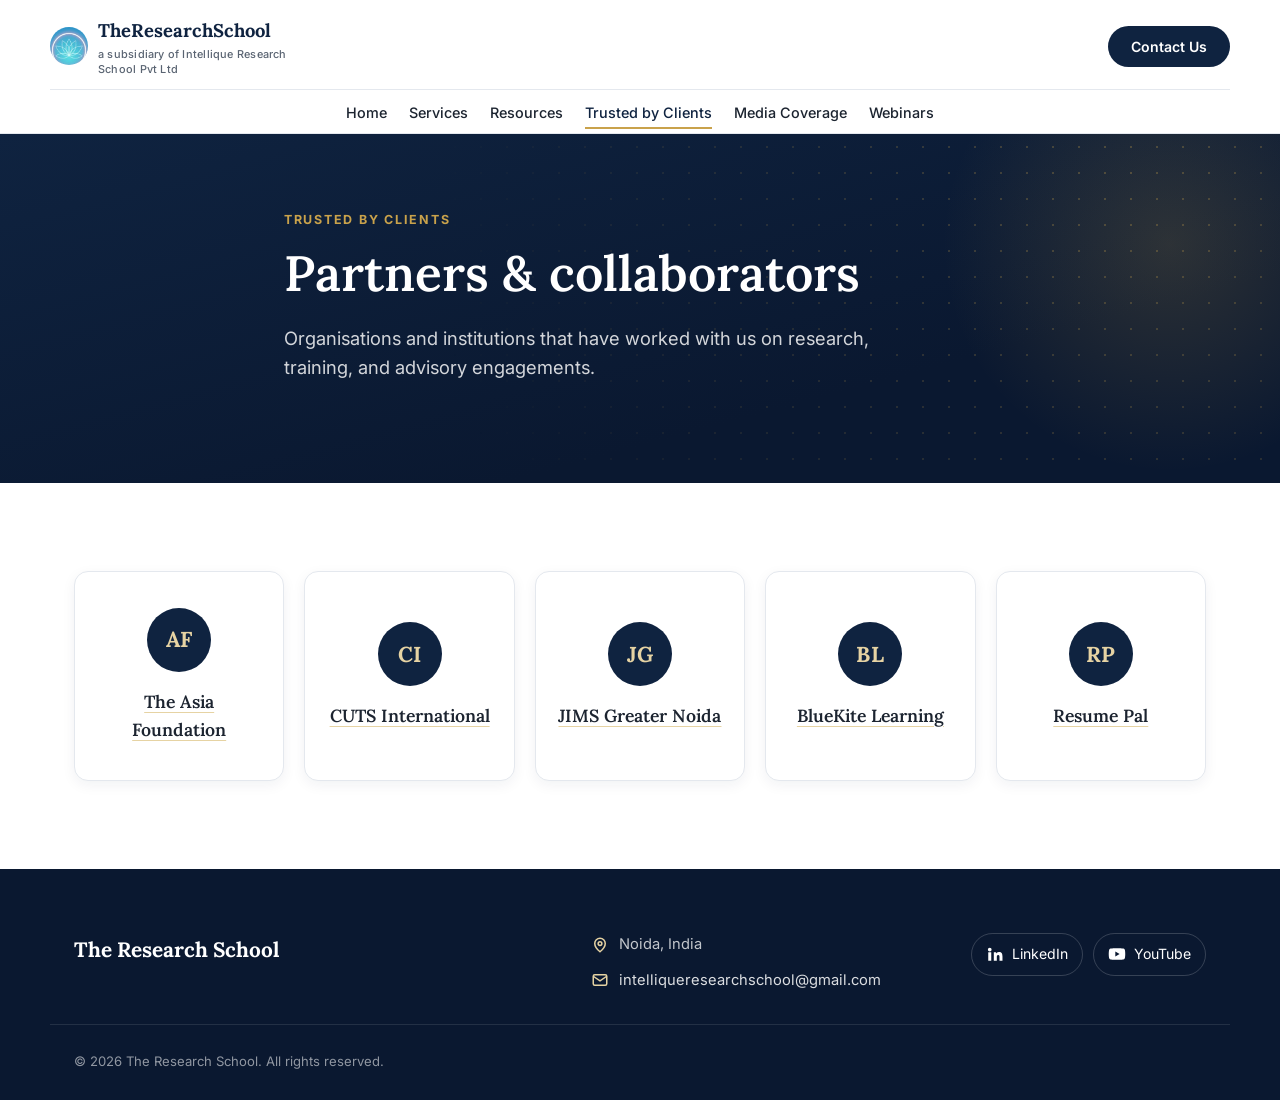
<file: trusted-by-clients.html>
<!DOCTYPE html>
<html lang="en-IN">
<head>
<meta charset="UTF-8">
<meta name="viewport" content="width=device-width, initial-scale=1.0">
<title>Trusted by Clients — Partners & Collaborators | The Research School</title>
<meta name="description" content="Organisations and institutions that have worked with The Research School and Intellique Research School on research, training, and advisory engagements, including The Asia Foundation and CUTS International.">
<meta name="robots" content="index, follow">
<link rel="canonical" href="https://www.theresearchschool.com/trusted-by-clients.html">
<meta name="theme-color" content="#0f2340">
<meta property="og:type" content="website">
<meta property="og:site_name" content="The Research School">
<meta property="og:locale" content="en_IN">
<meta property="og:title" content="Trusted by Clients — Partners & Collaborators | The Research School">
<meta property="og:description" content="Organisations and institutions that have worked with The Research School and Intellique Research School on research, training, and advisory engagements, including The Asia Foundation and CUTS International.">
<meta property="og:url" content="https://www.theresearchschool.com/trusted-by-clients.html">
<meta property="og:image" content="https://www.theresearchschool.com/media/brand/og-image.jpg">
<meta property="og:image:width" content="1200">
<meta property="og:image:height" content="630">
<meta name="twitter:card" content="summary_large_image">
<meta name="twitter:title" content="Trusted by Clients — Partners & Collaborators | The Research School">
<meta name="twitter:description" content="Organisations and institutions that have worked with The Research School and Intellique Research School on research, training, and advisory engagements, including The Asia Foundation and CUTS International.">
<meta name="twitter:image" content="https://www.theresearchschool.com/media/brand/og-image.jpg">
<link rel="preconnect" href="https://fonts.googleapis.com">
<link rel="preconnect" href="https://fonts.gstatic.com" crossorigin>
<link href="https://fonts.googleapis.com/css2?family=Inter:wght@400;500;600;700&family=Lora:wght@500;600;700&display=swap" rel="stylesheet">
<link rel="stylesheet" href="css/style.css?v=202610191203">
<link rel="icon" type="image/png" href="media/brand/favicon.png">
<link rel="apple-touch-icon" href="media/brand/logo-icon.png">
<script type="application/ld+json">{
 "@context": "https://schema.org",
 "@graph": [
  {
   "@type": "EducationalOrganization",
   "@id": "https://www.theresearchschool.com/#organization",
   "name": "The Research School",
   "alternateName": [
    "TRS",
    "TheResearchSchool"
   ],
   "url": "https://www.theresearchschool.com/",
   "logo": "https://www.theresearchschool.com/media/brand/logo-icon.png",
   "image": "https://www.theresearchschool.com/media/brand/og-image.jpg",
   "slogan": "Where Research Meets Data, Mentorship & AI.",
   "description": "The Research School (TRS) is a research and knowledge platform that brings together academic research, market research, data, mentorship, training, and Artificial Intelligence for academicians, PhD and DBA scholars, universities, and organizations.",
   "email": "intelliqueresearchschool@gmail.com",
   "address": {
    "@type": "PostalAddress",
    "addressLocality": "Noida",
    "addressRegion": "Uttar Pradesh",
    "addressCountry": "IN"
   },
   "areaServed": "IN",
   "parentOrganization": {
    "@type": "Organization",
    "name": "Intellique Research School Private Limited",
    "url": "https://intelliqueresearchschool.com/"
   },
   "sameAs": [
    "https://www.linkedin.com/in/the-research-school-738761282/",
    "https://www.youtube.com/@TheResearchSchool"
   ],
   "knowsAbout": [
    "Research methodology",
    "PhD and DBA thesis mentoring",
    "Literature reviews",
    "Academic publishing",
    "Market research",
    "Survey design and data collection",
    "Consumer research",
    "Brand perception research",
    "Competitive intelligence",
    "SPSS",
    "PLS-SEM",
    "SmartPLS",
    "Structural equation modelling",
    "Qualitative research",
    "Faculty development programmes",
    "AI in research",
    "AI in education"
   ]
  },
  {
   "@type": "BreadcrumbList",
   "itemListElement": [
    {
     "@type": "ListItem",
     "position": 1,
     "name": "Home",
     "item": "https://www.theresearchschool.com/"
    },
    {
     "@type": "ListItem",
     "position": 2,
     "name": "Trusted by Clients",
     "item": "https://www.theresearchschool.com/trusted-by-clients.html"
    }
   ]
  }
 ]
}</script>
</head>
<body>
<a class="skip-link" href="#main">Skip to content</a>

<header class="site-header">
  <div class="container nav">
    <a href="index.html" class="brand" aria-label="The Research School — home">
      <img src="media/brand/logo-icon.png" alt="" class="brand-mark" width="40" height="40">
      <span class="brand-text">TheResearchSchool
        <span class="sub">a subsidiary of Intellique Research School Pvt Ltd</span>
      </span>
    </a>
    <nav aria-label="Main">
      <ul class="nav-links">
        <li><a href="index.html">Home</a></li>
        <li><a href="services.html">Services</a></li>
        <li><a href="resources.html">Resources</a></li>
        <li><a href="trusted-by-clients.html" class="active" aria-current="page">Trusted by Clients</a></li>
        <li><a href="media-coverage.html">Media Coverage</a></li>
        <li><a href="webinars.html">Webinars</a></li>
      </ul>
    </nav>
    <div class="nav-cta">
      <button type="button" class="btn btn-dark" data-open-contact>Contact Us</button>
      <button class="nav-toggle" aria-label="Toggle menu"><span></span><span></span><span></span></button>
    </div>
  </div>
</header>

<main id="main">
<section class="hero" style="padding:76px 0 84px;">
  <div class="container hero-inner">
    <p class="eyebrow">Trusted by Clients</p>
    <h1>Partners &amp; collaborators</h1>
    <p class="lead">Organisations and institutions that have worked with us on research, training, and advisory engagements.</p>
  </div>
</section>

<section class="section">
  <div class="container">
    <div class="client-grid">
      <a class="client-card" href="https://asiafoundation.org/" target="_blank" rel="noopener">
        <span class="client-mono" aria-hidden="true">AF</span>
        <span class="client-name">The Asia Foundation</span>
      </a>
      <a class="client-card" href="https://cuts-international.org/" target="_blank" rel="noopener">
        <span class="client-mono" aria-hidden="true">CI</span>
        <span class="client-name">CUTS International</span>
      </a>
      <a class="client-card" href="https://www.jimsgn.org/" target="_blank" rel="noopener">
        <span class="client-mono" aria-hidden="true">JG</span>
        <span class="client-name">JIMS Greater Noida</span>
      </a>
      <a class="client-card" href="https://www.linkedin.com/company/bluekite-learning/posts/?feedView=all" target="_blank" rel="noopener">
        <span class="client-mono" aria-hidden="true">BL</span>
        <span class="client-name">BlueKite Learning</span>
      </a>
      <a class="client-card" href="https://resumepal.ai/" target="_blank" rel="noopener">
        <span class="client-mono" aria-hidden="true">RP</span>
        <span class="client-name">Resume Pal</span>
      </a>
    </div>
  </div>
</section>
</main>

<footer class="site-footer">
  <div class="container footer-slim">
    <div class="footer-brand">
      <p class="footer-name">The Research School</p>
    </div>
    <ul class="footer-contact">
      <li><svg width="18" height="18" viewBox="0 0 24 24" fill="none" stroke="currentColor" stroke-width="2" aria-hidden="true"><path d="M12 21s-7-5.6-7-11a7 7 0 0 1 14 0c0 5.4-7 11-7 11Z"/><circle cx="12" cy="10" r="2.5"/></svg><span>Noida, India</span></li>
      <li><svg width="18" height="18" viewBox="0 0 24 24" fill="none" stroke="currentColor" stroke-width="2" aria-hidden="true"><rect x="3" y="5" width="18" height="14" rx="2"/><path d="m3 7 9 6 9-6"/></svg><a href="mailto:intelliqueresearchschool@gmail.com">intelliqueresearchschool@gmail.com</a></li>
    </ul>
    <div class="footer-social">
      <a href="https://www.linkedin.com/in/the-research-school-738761282/" target="_blank" rel="noopener" aria-label="The Research School on LinkedIn"><svg width="18" height="18" viewBox="0 0 24 24" fill="currentColor" aria-hidden="true"><path d="M4.98 3.5a2.5 2.5 0 1 1 0 5 2.5 2.5 0 0 1 0-5ZM3 9.75h4V21H3V9.75Zm6.5 0h3.83v1.54h.05c.53-1 1.84-2.06 3.79-2.06 4.05 0 4.8 2.67 4.8 6.13V21h-4v-4.95c0-1.18-.02-2.7-1.65-2.7-1.65 0-1.9 1.29-1.9 2.62V21h-4V9.75Z"/></svg><span>LinkedIn</span></a>
      <a href="https://www.youtube.com/@TheResearchSchool" target="_blank" rel="noopener" aria-label="The Research School on YouTube"><svg width="18" height="18" viewBox="0 0 24 24" fill="currentColor" aria-hidden="true"><path d="M23 12s0-3.6-.46-5.33a2.78 2.78 0 0 0-1.95-1.96C18.88 4.25 12 4.25 12 4.25s-6.88 0-8.59.46a2.78 2.78 0 0 0-1.95 1.96C1 8.4 1 12 1 12s0 3.6.46 5.33a2.78 2.78 0 0 0 1.95 1.96c1.71.46 8.59.46 8.59.46s6.88 0 8.59-.46a2.78 2.78 0 0 0 1.95-1.96C23 15.6 23 12 23 12ZM9.75 15.27V8.73L15.5 12l-5.75 3.27Z"/></svg><span>YouTube</span></a>
    </div>
  </div>
  <div class="container footer-bottom">
    <span>© <span id="year">2026</span> The Research School. All rights reserved.</span>
  </div>
</footer>
<script src="js/main.js?v=202610191203"></script>
</body>
</html>
</file>
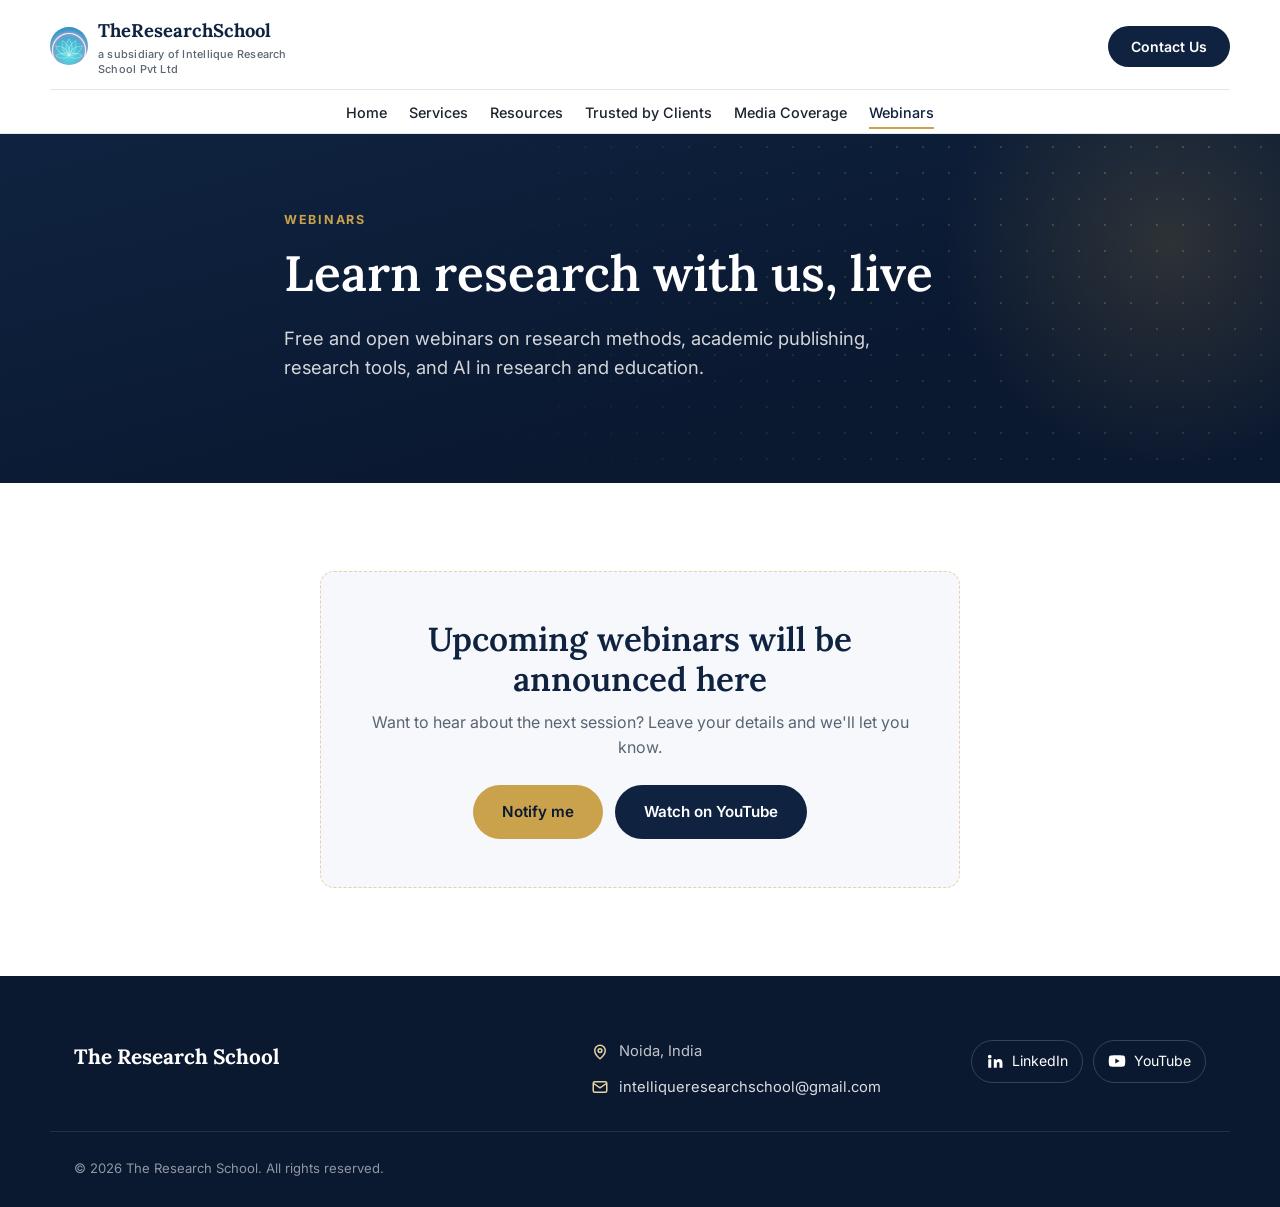
<file: webinars.html>
<!DOCTYPE html>
<html lang="en-IN">
<head>
<meta charset="UTF-8">
<meta name="viewport" content="width=device-width, initial-scale=1.0">
<title>Webinars on Research Methods, Publishing & AI | The Research School</title>
<meta name="description" content="Live webinars from The Research School on research methodology, academic publishing, SPSS and PLS-SEM, and AI in research and education. Register interest or watch on YouTube.">
<meta name="robots" content="index, follow">
<link rel="canonical" href="https://www.theresearchschool.com/webinars.html">
<meta name="theme-color" content="#0f2340">
<meta property="og:type" content="website">
<meta property="og:site_name" content="The Research School">
<meta property="og:locale" content="en_IN">
<meta property="og:title" content="Webinars on Research Methods, Publishing & AI | The Research School">
<meta property="og:description" content="Live webinars from The Research School on research methodology, academic publishing, SPSS and PLS-SEM, and AI in research and education. Register interest or watch on YouTube.">
<meta property="og:url" content="https://www.theresearchschool.com/webinars.html">
<meta property="og:image" content="https://www.theresearchschool.com/media/brand/og-image.jpg">
<meta property="og:image:width" content="1200">
<meta property="og:image:height" content="630">
<meta name="twitter:card" content="summary_large_image">
<meta name="twitter:title" content="Webinars on Research Methods, Publishing & AI | The Research School">
<meta name="twitter:description" content="Live webinars from The Research School on research methodology, academic publishing, SPSS and PLS-SEM, and AI in research and education. Register interest or watch on YouTube.">
<meta name="twitter:image" content="https://www.theresearchschool.com/media/brand/og-image.jpg">
<link rel="preconnect" href="https://fonts.googleapis.com">
<link rel="preconnect" href="https://fonts.gstatic.com" crossorigin>
<link href="https://fonts.googleapis.com/css2?family=Inter:wght@400;500;600;700&family=Lora:wght@500;600;700&display=swap" rel="stylesheet">
<link rel="stylesheet" href="css/style.css?v=202610191203">
<link rel="icon" type="image/png" href="media/brand/favicon.png">
<link rel="apple-touch-icon" href="media/brand/logo-icon.png">
<script type="application/ld+json">{
 "@context": "https://schema.org",
 "@graph": [
  {
   "@type": "EducationalOrganization",
   "@id": "https://www.theresearchschool.com/#organization",
   "name": "The Research School",
   "alternateName": [
    "TRS",
    "TheResearchSchool"
   ],
   "url": "https://www.theresearchschool.com/",
   "logo": "https://www.theresearchschool.com/media/brand/logo-icon.png",
   "image": "https://www.theresearchschool.com/media/brand/og-image.jpg",
   "slogan": "Where Research Meets Data, Mentorship & AI.",
   "description": "The Research School (TRS) is a research and knowledge platform that brings together academic research, market research, data, mentorship, training, and Artificial Intelligence for academicians, PhD and DBA scholars, universities, and organizations.",
   "email": "intelliqueresearchschool@gmail.com",
   "address": {
    "@type": "PostalAddress",
    "addressLocality": "Noida",
    "addressRegion": "Uttar Pradesh",
    "addressCountry": "IN"
   },
   "areaServed": "IN",
   "parentOrganization": {
    "@type": "Organization",
    "name": "Intellique Research School Private Limited",
    "url": "https://intelliqueresearchschool.com/"
   },
   "sameAs": [
    "https://www.linkedin.com/in/the-research-school-738761282/",
    "https://www.youtube.com/@TheResearchSchool"
   ],
   "knowsAbout": [
    "Research methodology",
    "PhD and DBA thesis mentoring",
    "Literature reviews",
    "Academic publishing",
    "Market research",
    "Survey design and data collection",
    "Consumer research",
    "Brand perception research",
    "Competitive intelligence",
    "SPSS",
    "PLS-SEM",
    "SmartPLS",
    "Structural equation modelling",
    "Qualitative research",
    "Faculty development programmes",
    "AI in research",
    "AI in education"
   ]
  },
  {
   "@type": "BreadcrumbList",
   "itemListElement": [
    {
     "@type": "ListItem",
     "position": 1,
     "name": "Home",
     "item": "https://www.theresearchschool.com/"
    },
    {
     "@type": "ListItem",
     "position": 2,
     "name": "Webinars",
     "item": "https://www.theresearchschool.com/webinars.html"
    }
   ]
  }
 ]
}</script>
</head>
<body>
<a class="skip-link" href="#main">Skip to content</a>

<header class="site-header">
  <div class="container nav">
    <a href="index.html" class="brand" aria-label="The Research School — home">
      <img src="media/brand/logo-icon.png" alt="" class="brand-mark" width="40" height="40">
      <span class="brand-text">TheResearchSchool
        <span class="sub">a subsidiary of Intellique Research School Pvt Ltd</span>
      </span>
    </a>
    <nav aria-label="Main">
      <ul class="nav-links">
        <li><a href="index.html">Home</a></li>
        <li><a href="services.html">Services</a></li>
        <li><a href="resources.html">Resources</a></li>
        <li><a href="trusted-by-clients.html">Trusted by Clients</a></li>
        <li><a href="media-coverage.html">Media Coverage</a></li>
        <li><a href="webinars.html" class="active" aria-current="page">Webinars</a></li>
      </ul>
    </nav>
    <div class="nav-cta">
      <button type="button" class="btn btn-dark" data-open-contact>Contact Us</button>
      <button class="nav-toggle" aria-label="Toggle menu"><span></span><span></span><span></span></button>
    </div>
  </div>
</header>

<main id="main">
<section class="hero" style="padding:76px 0 84px;">
  <div class="container hero-inner">
    <p class="eyebrow">Webinars</p>
    <h1>Learn research with us, live</h1>
    <p class="lead">Free and open webinars on research methods, academic publishing, research tools, and AI in research and education.</p>
  </div>
</section>

<section class="section">
  <div class="container">
    <div class="webinar-empty">
      <h2>Upcoming webinars will be announced here</h2>
      <p>Want to hear about the next session? Leave your details and we'll let you know.</p>
      <div class="webinar-actions">
        <button type="button" class="btn btn-primary" data-open-contact>Notify me</button>
        <a class="btn btn-dark" href="https://www.youtube.com/@TheResearchSchool" target="_blank" rel="noopener">Watch on YouTube</a>
      </div>
    </div>
  </div>
</section>
</main>

<footer class="site-footer">
  <div class="container footer-slim">
    <div class="footer-brand">
      <p class="footer-name">The Research School</p>
    </div>
    <ul class="footer-contact">
      <li><svg width="18" height="18" viewBox="0 0 24 24" fill="none" stroke="currentColor" stroke-width="2" aria-hidden="true"><path d="M12 21s-7-5.6-7-11a7 7 0 0 1 14 0c0 5.4-7 11-7 11Z"/><circle cx="12" cy="10" r="2.5"/></svg><span>Noida, India</span></li>
      <li><svg width="18" height="18" viewBox="0 0 24 24" fill="none" stroke="currentColor" stroke-width="2" aria-hidden="true"><rect x="3" y="5" width="18" height="14" rx="2"/><path d="m3 7 9 6 9-6"/></svg><a href="mailto:intelliqueresearchschool@gmail.com">intelliqueresearchschool@gmail.com</a></li>
    </ul>
    <div class="footer-social">
      <a href="https://www.linkedin.com/in/the-research-school-738761282/" target="_blank" rel="noopener" aria-label="The Research School on LinkedIn"><svg width="18" height="18" viewBox="0 0 24 24" fill="currentColor" aria-hidden="true"><path d="M4.98 3.5a2.5 2.5 0 1 1 0 5 2.5 2.5 0 0 1 0-5ZM3 9.75h4V21H3V9.75Zm6.5 0h3.83v1.54h.05c.53-1 1.84-2.06 3.79-2.06 4.05 0 4.8 2.67 4.8 6.13V21h-4v-4.95c0-1.18-.02-2.7-1.65-2.7-1.65 0-1.9 1.29-1.9 2.62V21h-4V9.75Z"/></svg><span>LinkedIn</span></a>
      <a href="https://www.youtube.com/@TheResearchSchool" target="_blank" rel="noopener" aria-label="The Research School on YouTube"><svg width="18" height="18" viewBox="0 0 24 24" fill="currentColor" aria-hidden="true"><path d="M23 12s0-3.6-.46-5.33a2.78 2.78 0 0 0-1.95-1.96C18.88 4.25 12 4.25 12 4.25s-6.88 0-8.59.46a2.78 2.78 0 0 0-1.95 1.96C1 8.4 1 12 1 12s0 3.6.46 5.33a2.78 2.78 0 0 0 1.95 1.96c1.71.46 8.59.46 8.59.46s6.88 0 8.59-.46a2.78 2.78 0 0 0 1.95-1.96C23 15.6 23 12 23 12ZM9.75 15.27V8.73L15.5 12l-5.75 3.27Z"/></svg><span>YouTube</span></a>
    </div>
  </div>
  <div class="container footer-bottom">
    <span>© <span id="year">2026</span> The Research School. All rights reserved.</span>
  </div>
</footer>
<script src="js/main.js?v=202610191203"></script>
</body>
</html>
</file>
<file: css/style.css>
/* ===========================================================
   The Research School — stylesheet
   =========================================================== */

:root {
  --navy: #0f2340;
  --navy-deep: #0a1830;
  --navy-soft: #14335e;
  --gold: #c9a24b;
  --gold-soft: #e6d3a3;
  --ink: #1c2430;
  --slate: #5a6472;
  --line: #e4e8ee;
  --bg: #ffffff;
  --bg-alt: #f6f8fb;
  --white: #ffffff;
  --radius: 14px;
  --shadow: 0 10px 30px rgba(15, 35, 64, 0.08);
  --shadow-sm: 0 4px 14px rgba(15, 35, 64, 0.06);
  --max: 1180px;
  --serif: "Lora", Georgia, "Times New Roman", serif;
  --sans: "Inter", -apple-system, BlinkMacSystemFont, "Segoe UI", Roboto, Helvetica, Arial, sans-serif;
}

* { box-sizing: border-box; }
html { scroll-behavior: smooth; }

body {
  margin: 0;
  font-family: var(--sans);
  color: var(--ink);
  background: var(--bg);
  line-height: 1.6;
  -webkit-font-smoothing: antialiased;
}

img { max-width: 100%; display: block; }

a { color: inherit; text-decoration: none; }

.container {
  max-width: var(--max);
  margin: 0 auto;
  padding: 0 24px;
}

h1, h2, h3, h4 {
  font-family: var(--serif);
  color: var(--navy);
  line-height: 1.2;
  margin: 0 0 16px;
  font-weight: 600;
}

h1 { font-size: clamp(2.1rem, 4vw, 3.1rem); }
h2 { font-size: clamp(1.6rem, 2.6vw, 2.2rem); }
h3 { font-size: 1.25rem; }

p { margin: 0 0 16px; color: var(--slate); }

.eyebrow {
  display: inline-block;
  font-size: 0.78rem;
  letter-spacing: 0.14em;
  text-transform: uppercase;
  color: var(--gold);
  font-weight: 700;
  margin-bottom: 14px;
}

.section {
  padding: 88px 0;
}
.section-alt { background: var(--bg-alt); }
.section-navy {
  background: linear-gradient(160deg, var(--navy) 0%, var(--navy-deep) 100%);
  color: var(--white);
}
.section-navy h2, .section-navy h3 { color: var(--white); }
.section-navy p { color: rgba(255,255,255,0.78); }

.section-head {
  max-width: 680px;
  margin: 0 0 48px;
}
.section-head.center { margin-left: auto; margin-right: auto; text-align: center; }

/* ---------- buttons ---------- */
.btn {
  display: inline-flex;
  align-items: center;
  gap: 8px;
  padding: 14px 28px;
  border-radius: 999px;
  font-weight: 600;
  font-size: 0.95rem;
  border: 1px solid transparent;
  cursor: pointer;
  transition: transform 0.15s ease, box-shadow 0.15s ease, background 0.15s ease, color 0.15s ease;
}
.btn-primary {
  background: var(--gold);
  color: var(--navy-deep);
}
.btn-primary:hover { transform: translateY(-2px); box-shadow: 0 12px 24px rgba(201, 162, 75, 0.35); }
.btn-outline {
  background: transparent;
  border-color: rgba(255,255,255,0.5);
  color: var(--white);
}
.btn-outline:hover { background: rgba(255,255,255,0.1); transform: translateY(-2px); }
.btn-dark {
  background: var(--navy);
  color: var(--white);
}
.btn-dark:hover { background: var(--navy-soft); transform: translateY(-2px); }
.btn-block { width: 100%; justify-content: center; }

/* ---------- header ---------- */
.site-header {
  position: sticky;
  top: 0;
  z-index: 50;
  background: rgba(255,255,255,0.92);
  backdrop-filter: blur(10px);
  border-bottom: 1px solid var(--line);
}
.nav {
  display: flex;
  align-items: center;
  justify-content: space-between;
  padding: 16px 0;
}
.brand {
  display: flex;
  align-items: center;
  gap: 10px;
  font-family: var(--serif);
  font-weight: 700;
  font-size: 1.15rem;
  color: var(--navy);
}
.brand-mark {
  width: 38px;
  height: 38px;
  border-radius: 50%;
  object-fit: cover;
  flex-shrink: 0;
  display: block;
}
.brand-text .sub { display: block; font-family: var(--sans); font-weight: 500; font-size: 0.68rem; letter-spacing: 0.02em; text-transform: none; color: var(--slate); margin-top: 2px; max-width: 230px; line-height: 1.35; white-space: normal; }

.nav-links {
  display: flex;
  align-items: center;
  gap: 32px;
  list-style: none;
  margin: 0;
  padding: 0;
}
.nav-links a {
  font-size: 0.94rem;
  font-weight: 500;
  color: var(--ink);
  padding: 6px 0;
  border-bottom: 2px solid transparent;
  transition: color 0.15s ease, border-color 0.15s ease;
}
.nav-links a:hover, .nav-links a.active { color: var(--navy); border-color: var(--gold); }

.nav-cta { display: flex; align-items: center; gap: 18px; }
.nav-cta .btn { padding: 11px 22px; font-size: 0.88rem; }

.nav-toggle {
  display: none;
  flex-direction: column;
  gap: 5px;
  background: none;
  border: none;
  cursor: pointer;
  padding: 6px;
}
.nav-toggle span { width: 24px; height: 2px; background: var(--navy); border-radius: 2px; }

/* ---------- hero ---------- */
.hero {
  background: linear-gradient(165deg, var(--navy) 0%, var(--navy-deep) 70%);
  color: var(--white);
  padding: 96px 0 100px;
  position: relative;
  overflow: hidden;
}
.hero::after {
  content: "";
  position: absolute;
  right: -120px;
  top: -120px;
  width: 460px;
  height: 460px;
  border-radius: 50%;
  background: radial-gradient(circle, rgba(201,162,75,0.18) 0%, rgba(201,162,75,0) 70%);
}
.hero::before {
  content: "";
  position: absolute;
  inset: 0;
  background-image: radial-gradient(rgba(201,162,75,0.3) 1.5px, transparent 1.5px);
  background-size: 26px 26px;
  -webkit-mask-image: radial-gradient(circle at 88% 12%, #000 0%, transparent 60%);
  mask-image: radial-gradient(circle at 88% 12%, #000 0%, transparent 60%);
  pointer-events: none;
}
.hero-inner { max-width: 760px; position: relative; }
.hero-photo {
  background-image: linear-gradient(195deg, rgba(10,24,48,0.6) 0%, rgba(10,24,48,0.92) 85%), var(--hero-bg);
  background-size: cover;
  background-position: center;
}
.hero-photo::before { display: none; }
.hero h1 { color: var(--white); margin-bottom: 20px; }
.hero .lead { color: rgba(255,255,255,0.82); font-size: 1.15rem; max-width: 620px; }
.hero-actions { display: flex; gap: 16px; flex-wrap: wrap; margin-top: 32px; }

.hero-stats {
  display: grid;
  grid-template-columns: repeat(3, 1fr);
  gap: 28px;
  margin-top: 64px;
  max-width: 640px;
  position: relative;
}
.hero-stats div strong { display: block; font-family: var(--serif); font-size: 1.8rem; color: var(--gold-soft); }
.hero-stats div span { font-size: 0.82rem; color: rgba(255,255,255,0.7); }

/* ---------- split fork (homepage) ---------- */
.split-fork { padding: 76px 0 84px; }
.split-fork-head { max-width: 640px; margin: 0 auto 44px; text-align: center; }
.split-fork-head .lead { color: var(--slate); font-size: 1.05rem; margin-top: 10px; margin-bottom: 0; }
.split-grid {
  display: grid;
  grid-template-columns: 1fr 1fr;
  gap: 24px;
}
.split-panel {
  position: relative;
  display: block;
  min-height: 460px;
  border-radius: 20px;
  overflow: hidden;
  isolation: isolate;
  text-decoration: none;
  box-shadow: var(--shadow);
}
.split-panel-academic {
  background: linear-gradient(165deg, var(--navy) 0%, var(--navy-deep) 75%);
}
.split-panel-pattern {
  position: absolute;
  inset: 0;
  z-index: 0;
  background-image: radial-gradient(rgba(201,162,75,0.35) 1.5px, transparent 1.5px);
  background-size: 28px 28px;
  -webkit-mask-image: radial-gradient(circle at 70% 30%, #000 0%, transparent 72%);
  mask-image: radial-gradient(circle at 70% 30%, #000 0%, transparent 72%);
  opacity: 0.9;
}
.split-panel-bg {
  position: absolute;
  inset: 0;
  width: 100%;
  height: 100%;
  object-fit: cover;
  z-index: 0;
  transition: transform 0.5s ease;
}
.split-panel-overlay {
  position: absolute;
  inset: 0;
  z-index: 1;
  background: linear-gradient(195deg, rgba(10,24,48,0.55) 0%, rgba(10,24,48,0.88) 80%);
}
.split-panel-content {
  position: relative;
  z-index: 2;
  display: flex;
  flex-direction: column;
  height: 100%;
  padding: 40px;
  color: var(--white);
}
.split-panel-kicker {
  font-family: var(--sans);
  font-weight: 600;
  font-size: 0.78rem;
  letter-spacing: 0.08em;
  text-transform: uppercase;
  color: var(--gold-soft);
}
.split-panel-title {
  font-family: var(--serif);
  font-weight: 700;
  font-size: clamp(1.5rem, 2.4vw, 2rem);
  color: var(--white);
  margin-top: 14px;
}
.split-panel-desc {
  font-family: var(--sans);
  font-size: 0.96rem;
  line-height: 1.6;
  color: rgba(255,255,255,0.82);
  margin-top: 16px;
  max-width: 400px;
}
.split-panel-cta {
  margin-top: auto;
  padding-top: 28px;
  display: inline-flex;
  align-items: center;
  gap: 10px;
  font-weight: 600;
  font-size: 0.95rem;
  color: var(--white);
}
.split-panel-cta svg { transition: transform 0.2s ease; flex-shrink: 0; }
.split-panel:hover .split-panel-cta svg { transform: translate(3px, -3px); }
.split-panel:hover .split-panel-bg { transform: scale(1.05); }
.split-panel:hover { box-shadow: 0 16px 40px rgba(15,35,64,0.18); }
.split-panel:focus-visible { outline: 3px solid var(--gold); outline-offset: 3px; }

@media (max-width: 960px) {
  .split-grid { grid-template-columns: 1fr; }
  .split-panel { min-height: 380px; }
}
@media (max-width: 640px) {
  .split-fork { padding: 56px 0 64px; }
  .split-panel-content { padding: 30px; }
  .split-panel { min-height: 340px; }
}

/* ---------- pillars / cards ---------- */
.pillars {
  display: grid;
  grid-template-columns: repeat(2, 1fr);
  gap: 28px;
}
.pillar-card {
  background: var(--white);
  border: 1px solid var(--line);
  border-radius: var(--radius);
  padding: 40px 36px;
  box-shadow: var(--shadow-sm);
  transition: transform 0.2s ease, box-shadow 0.2s ease;
}
.pillar-card:hover { transform: translateY(-4px); box-shadow: var(--shadow); }
.pillar-icon {
  width: 52px; height: 52px;
  border-radius: 12px;
  background: var(--bg-alt);
  display: flex; align-items: center; justify-content: center;
  margin-bottom: 20px;
  color: var(--navy);
}
.pillar-card ul { margin: 20px 0 28px; padding: 0; list-style: none; }
.pillar-card li {
  padding: 10px 0;
  border-top: 1px solid var(--line);
  font-size: 0.95rem;
  color: var(--ink);
  display: flex;
  gap: 10px;
}
.pillar-card li:first-child { border-top: none; }
.pillar-card li .dot { color: var(--gold); flex-shrink: 0; }

/* ---------- service grid (detail pages) ---------- */
.service-grid {
  display: grid;
  grid-template-columns: repeat(auto-fit, minmax(260px, 1fr));
  gap: 24px;
}
.service-card {
  background: var(--white);
  border: 1px solid var(--line);
  border-radius: var(--radius);
  padding: 32px 28px;
  box-shadow: var(--shadow-sm);
}
.service-card .num {
  font-family: var(--serif);
  color: var(--gold);
  font-size: 0.9rem;
  font-weight: 700;
  letter-spacing: 0.05em;
}
.service-card h3 { margin-top: 10px; }

/* ---------- process steps ---------- */
.steps {
  display: grid;
  grid-template-columns: repeat(4, 1fr);
  gap: 24px;
  counter-reset: step;
}
.step {
  position: relative;
  padding: 28px 22px 22px;
  background: var(--bg-alt);
  border-radius: var(--radius);
}
.step::before {
  counter-increment: step;
  content: counter(step);
  display: inline-flex;
  align-items: center;
  justify-content: center;
  width: 34px; height: 34px;
  border-radius: 50%;
  background: var(--navy);
  color: var(--gold-soft);
  font-family: var(--serif);
  font-weight: 700;
  margin-bottom: 14px;
}
.step h3 { font-size: 1.05rem; margin-bottom: 8px; }
.step p { font-size: 0.92rem; margin-bottom: 0; }

/* ---------- about page ---------- */
.value-grid {
  display: grid;
  grid-template-columns: repeat(3, 1fr);
  gap: 24px;
}
.value-card {
  padding: 30px 26px;
  border-left: 3px solid var(--gold);
  background: var(--bg-alt);
  border-radius: 0 var(--radius) var(--radius) 0;
}
.audience-row {
  display: grid;
  grid-template-columns: repeat(3, 1fr);
  gap: 24px;
  margin-top: 20px;
}
.audience-row div {
  background: var(--white);
  border: 1px solid var(--line);
  border-radius: var(--radius);
  padding: 26px 22px;
  text-align: center;
}
.grid-4 {
  display: grid;
  grid-template-columns: repeat(4, 1fr);
  gap: 24px;
}
.audience-row-4 { grid-template-columns: repeat(4, 1fr); }
.audience-row .icon {
  width: 52px;
  height: 52px;
  border-radius: 12px;
  background: var(--bg-alt);
  color: var(--navy);
  display: flex;
  align-items: center;
  justify-content: center;
  margin: 0 auto 16px;
}

/* ---------- CTA band ---------- */
.cta-band {
  border-radius: 20px;
  padding: 56px;
  background: linear-gradient(135deg, var(--navy) 0%, var(--navy-soft) 100%);
  color: var(--white);
  display: flex;
  align-items: center;
  justify-content: space-between;
  gap: 40px;
  flex-wrap: wrap;
}
.cta-band h2 { color: var(--white); margin-bottom: 8px; }
.cta-band p { color: rgba(255,255,255,0.78); margin-bottom: 0; max-width: 480px; }

/* ---------- contact ---------- */
.contact-wrap {
  display: grid;
  grid-template-columns: 1fr 1fr;
  gap: 56px;
  align-items: start;
}
.contact-info-card {
  background: var(--white);
  border: 1px solid var(--line);
  border-radius: var(--radius);
  padding: 32px;
  box-shadow: var(--shadow-sm);
}
.contact-info-card .row {
  display: flex;
  gap: 14px;
  padding: 16px 0;
  border-top: 1px solid var(--line);
}
.contact-info-card .row:first-child { border-top: none; padding-top: 0; }
.contact-info-card .row strong { display: block; color: var(--navy); font-size: 0.9rem; }
.contact-info-card .row span, .contact-info-card .row a { font-size: 0.92rem; color: var(--slate); }

.form-field { margin-bottom: 18px; }
.form-field label { display: block; font-size: 0.86rem; font-weight: 600; color: var(--navy); margin-bottom: 6px; }
.form-field input, .form-field select, .form-field textarea {
  width: 100%;
  padding: 13px 14px;
  border: 1px solid var(--line);
  border-radius: 10px;
  font-family: var(--sans);
  font-size: 0.95rem;
  color: var(--ink);
  background: var(--white);
}
.form-field textarea { resize: vertical; min-height: 120px; }
.form-field input:focus, .form-field select:focus, .form-field textarea:focus {
  outline: none;
  border-color: var(--gold);
  box-shadow: 0 0 0 3px rgba(201,162,75,0.18);
}
.form-row { display: grid; grid-template-columns: 1fr 1fr; gap: 18px; }
.form-note { font-size: 0.82rem; color: var(--slate); margin-top: 10px; }
.form-success {
  display: none;
  margin-top: 16px;
  padding: 14px 16px;
  border-radius: 10px;
  background: #e9f5ec;
  color: #1c6b34;
  font-size: 0.9rem;
}
.form-success.show { display: block; }

/* ---------- media coverage ---------- */
.media-article {
  background: var(--white);
  border: 1px solid var(--line);
  border-radius: var(--radius);
  padding: 44px;
  box-shadow: var(--shadow-sm);
}
.media-article-head { max-width: 720px; }
.media-article p a {
  color: var(--navy-soft);
  font-weight: 600;
  text-decoration: underline;
  text-decoration-color: var(--gold);
  text-decoration-thickness: 2px;
  text-underline-offset: 3px;
}
.media-article p a:hover { color: var(--gold); text-decoration-color: var(--navy-soft); }
.media-meta {
  display: flex;
  gap: 20px;
  flex-wrap: wrap;
  font-size: 0.85rem;
  color: var(--slate);
  margin: -4px 0 20px;
}
.media-meta span { display: inline-flex; align-items: center; gap: 6px; }
.media-meta svg { flex-shrink: 0; color: var(--gold); }

.carousel {
  position: relative;
  overflow: hidden;
  margin: 8px -8px 4px;
  -webkit-mask-image: linear-gradient(90deg, transparent, #000 5%, #000 95%, transparent);
  mask-image: linear-gradient(90deg, transparent, #000 5%, #000 95%, transparent);
}
.carousel-track {
  display: flex;
  align-items: center;
  gap: 18px;
  width: max-content;
  padding: 8px;
  animation: carousel-scroll 46s linear infinite;
}
.carousel:hover .carousel-track,
.carousel:focus-within .carousel-track { animation-play-state: paused; }
.carousel-track a {
  flex-shrink: 0;
  display: block;
  border-radius: 10px;
  overflow: hidden;
  border: 1px solid var(--line);
  box-shadow: var(--shadow-sm);
  transition: transform 0.2s ease, box-shadow 0.2s ease;
}
.carousel-track a:hover { transform: translateY(-3px); box-shadow: var(--shadow); }
.carousel-track img {
  height: 260px;
  width: auto;
  display: block;
}
@keyframes carousel-scroll {
  from { transform: translateX(0); }
  to { transform: translateX(-50%); }
}
@media (prefers-reduced-motion: reduce) {
  .carousel-track { animation: none; overflow-x: auto; }
  .carousel { -webkit-mask-image: none; mask-image: none; }
}
.coverage-links {
  display: flex;
  flex-wrap: wrap;
  gap: 14px;
}

.press-clip {
  display: block;
  max-width: 420px;
  margin: 8px 0 4px;
  border-radius: 10px;
  overflow: hidden;
  border: 1px solid var(--line);
  box-shadow: var(--shadow-sm);
  transition: transform 0.2s ease, box-shadow 0.2s ease;
}
.press-clip:hover { transform: translateY(-3px); box-shadow: var(--shadow); }
.press-clip img { width: 100%; height: auto; display: block; }

@media (max-width: 640px) {
  .media-article { padding: 28px 22px; }
  .carousel-track img { height: 170px; }
  .press-clip { max-width: 100%; }
}

/* ---------- footer ---------- */
.site-footer {
  background: var(--navy-deep);
  color: rgba(255,255,255,0.75);
  padding: 64px 0 28px;
}
.footer-grid {
  display: grid;
  grid-template-columns: 1.6fr 1fr 1fr 1.2fr;
  gap: 40px;
  padding-bottom: 40px;
  border-bottom: 1px solid rgba(255,255,255,0.1);
}
.footer-grid h4 {
  color: var(--white);
  font-family: var(--sans);
  font-size: 0.82rem;
  letter-spacing: 0.08em;
  text-transform: uppercase;
  margin-bottom: 18px;
}
.footer-grid ul { list-style: none; margin: 0; padding: 0; }
.footer-grid li { margin-bottom: 12px; font-size: 0.92rem; }
.footer-grid a:hover { color: var(--gold-soft); }
.footer-brand p { color: rgba(255,255,255,0.65); font-size: 0.92rem; max-width: 320px; }
.footer-bottom {
  display: flex;
  justify-content: space-between;
  align-items: center;
  flex-wrap: wrap;
  gap: 12px;
  padding-top: 26px;
  font-size: 0.82rem;
  color: rgba(255,255,255,0.55);
}

/* ---------- utility ---------- */
.mt-0 { margin-top: 0; }
.text-center { text-align: center; }

/* ---------- responsive ---------- */
@media (max-width: 960px) {
  .nav-links, .nav-cta .btn-outline-desktop { display: none; }
  .nav-toggle { display: flex; }
  .nav-links.open {
    display: flex;
    position: absolute;
    top: 100%;
    left: 0;
    right: 0;
    background: var(--white);
    flex-direction: column;
    padding: 20px 24px 28px;
    gap: 18px;
    border-bottom: 1px solid var(--line);
    box-shadow: var(--shadow);
  }
  .pillars, .steps, .value-grid, .audience-row, .footer-grid, .contact-wrap { grid-template-columns: 1fr; }
  .grid-4, .audience-row-4 { grid-template-columns: 1fr 1fr; }
  .hero-stats { grid-template-columns: repeat(3, 1fr); }
  .cta-band { flex-direction: column; align-items: flex-start; }
  .form-row { grid-template-columns: 1fr; }
}
@media (max-width: 640px) {
  .section { padding: 64px 0; }
  .hero { padding: 72px 0 76px; }
  .grid-4, .audience-row-4 { grid-template-columns: 1fr; }
  .hero-stats { grid-template-columns: 1fr 1fr 1fr; gap: 16px; }
  .hero-stats div strong { font-size: 1.3rem; }
}


/* ---------- Trusted by Clients ---------- */
.client-grid {
  display: grid;
  grid-template-columns: repeat(auto-fill, minmax(210px, 1fr));
  gap: 20px;
}
.client-card {
  display: flex; flex-direction: column; align-items: center; justify-content: center;
  gap: 16px; text-align: center;
  padding: 36px 20px;
  background: var(--white);
  border: 1px solid var(--line);
  border-radius: var(--radius);
  box-shadow: var(--shadow-sm);
  transition: transform .2s ease, box-shadow .2s ease, border-color .2s ease;
}
.client-card:hover { transform: translateY(-3px); box-shadow: var(--shadow); border-color: var(--gold-soft); }
.client-mono {
  width: 64px; height: 64px; border-radius: 50%;
  display: grid; place-items: center;
  background: var(--navy); color: var(--gold-soft);
  font-family: var(--serif); font-weight: 700; font-size: 1.35rem; letter-spacing: .02em;
}
.client-name { font-family: var(--serif); font-weight: 600; font-size: 1.1rem; color: var(--ink); }

/* ---------- Contact pop-up ---------- */
button.btn { font-family: inherit; cursor: pointer; }
body.modal-open { overflow: hidden; }
.modal { position: fixed; inset: 0; z-index: 1000; display: grid; place-items: center; padding: 16px; }
.modal[hidden] { display: none; }
.modal-backdrop { position: absolute; inset: 0; background: rgba(10, 24, 48, 0.6); }
.modal-dialog {
  position: relative; width: 100%; max-width: 480px; max-height: calc(100vh - 32px); overflow-y: auto;
  background: var(--white); border-radius: 18px; padding: 34px 30px 28px;
  box-shadow: 0 24px 60px rgba(10, 24, 48, 0.35);
  animation: modal-in .2s ease;
}
@keyframes modal-in { from { opacity: 0; transform: translateY(12px); } to { opacity: 1; transform: none; } }
.modal-dialog h2 { margin: 0 0 6px; color: var(--navy); }
.modal-sub { color: var(--slate); font-size: .95rem; margin: 0 0 20px; }
.modal-close {
  position: absolute; top: 12px; right: 14px; width: 36px; height: 36px; border-radius: 50%;
  border: 0; background: var(--bg-alt); color: var(--ink); font-size: 1.5rem; line-height: 1; cursor: pointer;
}
.modal-close:hover { background: var(--line); }
#popup-contact-form label { display: block; font-size: .85rem; font-weight: 600; color: var(--ink); margin-bottom: 14px; }
#popup-contact-form .opt { font-weight: 400; color: var(--slate); }
#popup-contact-form input, #popup-contact-form select, #popup-contact-form textarea {
  display: block; width: 100%; margin-top: 6px; padding: 11px 13px;
  border: 1px solid var(--line); border-radius: 10px; font: inherit; font-weight: 400; color: var(--ink); background: var(--white);
}
#popup-contact-form input:focus, #popup-contact-form select:focus, #popup-contact-form textarea:focus {
  outline: none; border-color: var(--gold); box-shadow: 0 0 0 3px rgba(201, 162, 75, 0.2);
}
#popup-contact-form textarea { resize: vertical; }
#popup-contact-form .hp { position: absolute; left: -9999px; width: 1px; height: 1px; }
#popup-contact-form button[disabled] { opacity: .7; cursor: wait; }
.form-status { margin: 12px 0 0; font-size: .9rem; min-height: 1em; }
.form-status.ok { color: #1f7a4a; }
.form-status.error { color: #b3261e; }
.nav-cta .btn { white-space: nowrap; }
@media (max-width: 480px) { .nav-cta .btn { padding: 9px 14px; font-size: 0.8rem; } }

a.client-card { text-decoration: none; color: inherit; }
a.client-card .client-name { text-decoration: underline; text-decoration-color: var(--gold-soft); text-underline-offset: 4px; }
a.client-card:hover .client-name { color: var(--navy); text-decoration-color: var(--gold); }

/* ---------- Webinars ---------- */
.webinar-empty {
  max-width: 640px; margin: 0 auto; text-align: center;
  padding: 48px 32px; border: 1px dashed var(--gold-soft); border-radius: var(--radius); background: var(--bg-alt);
}
.webinar-empty h2 { color: var(--navy); margin-bottom: 10px; }
.webinar-empty p { color: var(--slate); margin-bottom: 24px; }

/* nav with six tabs: keep labels on one line, tighten spacing, and switch to the menu button earlier */
.nav-links a { white-space: nowrap; }
.nav-links { gap: 22px; } .nav-links a { font-size: 0.9rem; } .nav-cta { margin-left: 24px; }
@media (max-width: 1360px) {
  .nav-links { display: none; }
  .nav-toggle { display: flex; }
  .nav-links.open {
    display: flex; position: absolute; top: 100%; left: 0; right: 0;
    background: var(--white); flex-direction: column; padding: 20px 24px 28px; gap: 18px;
    border-bottom: 1px solid var(--line); box-shadow: var(--shadow);
  }
}

/* resources */
a.service-card.resource-card { text-decoration: none; color: inherit; display: flex; flex-direction: column; transition: transform .2s ease, box-shadow .2s ease, border-color .2s ease; }
a.service-card.resource-card:hover { transform: translateY(-3px); box-shadow: var(--shadow); border-color: var(--gold-soft); }
.resource-card .go { margin-top: auto; padding-top: 14px; color: var(--navy); font-weight: 600; }
.listing-wrap { max-width: 860px; }
.listing-meta { color: var(--slate); font-size: .92rem; margin: 0 0 18px; display: flex; gap: 14px; flex-wrap: wrap; }
.listing-meta a { color: var(--navy); font-weight: 600; text-decoration: none; }
.listing { display: grid; gap: 10px; }
.listing-item { display: grid; grid-template-columns: minmax(0, 1fr) auto; gap: 4px 16px; align-items: center; padding: 16px 20px; border: 1px solid var(--line); border-radius: 12px; background: var(--white); text-decoration: none; color: var(--ink); transition: border-color .2s ease, background .2s ease; }
.listing-item:hover { border-color: var(--gold); background: var(--bg-alt); }
.listing-title { font-weight: 600; overflow-wrap: anywhere; }
.listing-sub { grid-column: 1; color: var(--slate); font-size: .9rem; }
.listing-go { grid-column: 2; grid-row: 1 / span 2; color: var(--gold); font-weight: 700; }
.listing-empty { color: var(--slate); padding: 24px; text-align: center; border: 1px dashed var(--gold-soft); border-radius: 12px; background: var(--bg-alt); }
.listing-note { color: var(--slate); font-size: .85rem; margin-top: 24px; }
.nav-links { gap: 18px; }
@media (max-width: 480px) {
  .nav-cta { margin-left: 8px; gap: 8px; }
  .nav-cta .btn { padding-left: 14px; padding-right: 14px; }
  .brand-text .sub { display: none; }
}

/* ---------- always-visible tabs ----------
   Wide screens: tabs sit in one row between logo and Contact Us.
   Laptop/tablet widths (701–1360px): tabs drop to a second row under the logo so they stay visible.
   Phones (≤700px): tabs collapse into the ☰ menu. */
@media (min-width: 701px) and (max-width: 1360px) {
  .site-header .nav { flex-wrap: wrap; row-gap: 0; padding-bottom: 0; }
  .site-header .nav > nav { order: 3; flex: 0 0 100%; border-top: 1px solid var(--line); margin-top: 12px; }
  .site-header .nav-links,
  .site-header .nav-links.open {
    display: flex; position: static; flex-direction: row; flex-wrap: wrap; justify-content: center;
    gap: 4px 22px; padding: 10px 0 8px; background: none; border: 0; box-shadow: none;
  }
  .site-header .nav-toggle { display: none; }
}
@media (max-width: 700px) {
  .nav-links { display: none; }
  .nav-toggle { display: flex; }
  .nav-links.open {
    display: flex; position: absolute; top: 100%; left: 0; right: 0;
    background: var(--white); flex-direction: column; padding: 20px 24px 28px; gap: 18px;
    border-bottom: 1px solid var(--line); box-shadow: var(--shadow);
  }
}
@media (min-width: 701px) and (max-width: 900px) { .site-header .nav-links { gap: 4px 14px; } .site-header .nav-links a { font-size: 0.84rem; } }

/* ---------- numbers band ---------- */
.stats-band { background: linear-gradient(135deg, var(--navy-deep) 0%, var(--navy) 60%, var(--navy-soft) 100%); color: var(--white); padding: 56px 0; }
.stats-grid { display: grid; grid-template-columns: repeat(3, 1fr); gap: 32px; text-align: center; }
.stat { display: flex; flex-direction: column; align-items: center; gap: 10px; }
.stat + .stat { border-left: 1px solid rgba(230, 211, 163, 0.25); }
.stat-num { font-family: var(--serif); font-weight: 700; font-size: clamp(2.6rem, 5vw, 3.6rem); line-height: 1; color: var(--gold-soft); font-variant-numeric: tabular-nums; }
.stat-label { font-size: 0.95rem; color: rgba(255,255,255,0.8); max-width: 240px; }
@media (max-width: 700px) { .stats-grid { grid-template-columns: 1fr; gap: 28px; } .stat + .stat { border-left: 0; border-top: 1px solid rgba(230,211,163,0.25); padding-top: 28px; } }

/* =====================================================================
   2026-10 restructure: home, services, slim footer, SEO helpers
   ===================================================================== */
.visually-hidden { position: absolute !important; width: 1px; height: 1px; overflow: hidden; clip: rect(0 0 0 0); white-space: nowrap; }
.skip-link { position: absolute; left: -9999px; top: 8px; z-index: 2000; background: var(--navy); color: #fff; padding: 10px 16px; border-radius: 8px; }
.skip-link:focus { left: 12px; }
p.eyebrow { display: block; }
.section-head h2 + p { color: var(--slate); }
.text-link { display: inline-flex; align-items: center; gap: 6px; color: var(--navy); font-weight: 600; text-decoration: none; border-bottom: 2px solid var(--gold-soft); padding-bottom: 2px; }
.text-link:hover { border-color: var(--gold); }

/* home hero */
.home-hero { padding: 84px 0 92px; }
.home-hero-grid { display: grid; grid-template-columns: 1.15fr 0.85fr; gap: 56px; align-items: center; position: relative; }
.home-hero h1 { font-size: clamp(2.2rem, 4.2vw, 3.4rem); line-height: 1.12; }
.home-hero-photo { margin: 0; position: relative; }
.home-hero-photo img { width: 100%; height: auto; aspect-ratio: 4 / 3; object-fit: cover; border-radius: 18px; box-shadow: 0 24px 60px rgba(0,0,0,0.35); border: 1px solid rgba(230,211,163,0.3); }
.home-hero-photo figcaption { margin-top: 12px; font-size: 0.82rem; color: rgba(255,255,255,0.65); }
.home-hero .btn svg { margin-left: 2px; }
@media (max-width: 900px) { .home-hero-grid { grid-template-columns: 1fr; gap: 36px; } }

/* stats: 4-up variant */
.stats-grid-4 { grid-template-columns: repeat(4, 1fr); }
@media (max-width: 900px) and (min-width: 701px) { .stats-grid-4 { grid-template-columns: repeat(2, 1fr); row-gap: 36px; } .stats-grid-4 .stat:nth-child(3) { border-left: 0; } }

/* vision & mission */
.vm-grid { display: grid; grid-template-columns: 1fr 1fr; gap: 28px; }
.vm-card { border-radius: 18px; padding: 40px 38px; position: relative; overflow: hidden; }
.vm-vision { background: var(--navy); color: #fff; }
.vm-mission { background: var(--bg-alt); border: 1px solid var(--line); }
.vm-label { font-size: 0.78rem; letter-spacing: 0.14em; text-transform: uppercase; font-weight: 700; color: var(--gold); margin: 0 0 16px; }
.vm-text { font-family: var(--serif); font-size: 1.3rem; line-height: 1.5; margin: 0; }
.vm-vision .vm-text { color: #fff; }
.vm-mission .vm-text { color: var(--navy); }
.vm-card::after { content: ""; position: absolute; right: -40px; bottom: -40px; width: 160px; height: 160px; border-radius: 50%; border: 24px solid rgba(201,162,75,0.12); }
@media (max-width: 800px) { .vm-grid { grid-template-columns: 1fr; } .vm-card { padding: 32px 26px; } .vm-text { font-size: 1.15rem; } }

/* what we do */
.what-grid { display: grid; grid-template-columns: repeat(4, 1fr); gap: 22px; }
.what-card { display: flex; flex-direction: column; background: #fff; border: 1px solid var(--line); border-radius: var(--radius); padding: 30px 26px; text-decoration: none; color: var(--ink); box-shadow: var(--shadow-sm); transition: transform .2s ease, box-shadow .2s ease, border-color .2s ease; }
.what-card:hover { transform: translateY(-4px); box-shadow: var(--shadow); border-color: var(--gold-soft); }
.what-icon { width: 52px; height: 52px; border-radius: 12px; background: var(--navy); color: var(--gold-soft); display: grid; place-items: center; margin-bottom: 20px; }
.what-card h3 { font-size: 1.15rem; margin-bottom: 10px; }
.what-card p { font-size: 0.93rem; color: var(--slate); }
.what-go { margin-top: auto; padding-top: 10px; display: inline-flex; align-items: center; gap: 6px; color: var(--navy); font-weight: 600; font-size: 0.92rem; }
@media (max-width: 1100px) { .what-grid { grid-template-columns: repeat(2, 1fr); } }
@media (max-width: 600px) { .what-grid { grid-template-columns: 1fr; } }

/* approach: 6 steps */
ol.steps { list-style: none; margin: 0; padding: 0; }
.steps-6 { grid-template-columns: repeat(3, 1fr); }
@media (max-width: 900px) { .steps-6 { grid-template-columns: repeat(2, 1fr); } }
@media (max-width: 560px) { .steps-6 { grid-template-columns: 1fr; } }

/* who we work with */
.who-grid { display: grid; grid-template-columns: repeat(4, 1fr); gap: 22px; }
.who-card { background: #fff; border-radius: var(--radius); padding: 28px 24px; border-top: 3px solid var(--gold); box-shadow: var(--shadow-sm); }
.who-card h3 { font-size: 1.08rem; margin-bottom: 8px; }
.who-card p { font-size: 0.92rem; color: var(--slate); margin: 0; }
@media (max-width: 1000px) { .who-grid { grid-template-columns: repeat(2, 1fr); } }
@media (max-width: 560px) { .who-grid { grid-template-columns: 1fr; } }

/* featured engagement */
.featured { display: grid; grid-template-columns: 1fr 1fr; gap: 48px; align-items: center; }
.featured img { width: 100%; height: auto; aspect-ratio: 3 / 2; object-fit: cover; border-radius: 18px; box-shadow: var(--shadow); }
.featured p { color: var(--slate); }
@media (max-width: 860px) { .featured { grid-template-columns: 1fr; gap: 28px; } }

/* belief */
.belief { text-align: center; }
.belief-list { list-style: none; padding: 0; margin: 8px auto 24px; max-width: 760px; display: grid; gap: 10px; }
.belief-list li { font-family: var(--serif); font-size: clamp(1.2rem, 2.4vw, 1.6rem); color: #fff; line-height: 1.4; }
.belief-list em { font-style: normal; color: var(--gold-soft); }
.belief-close { color: rgba(255,255,255,0.75); margin: 0; }

/* partners strip */
.partners-strip { padding: 44px 0; border-bottom: 1px solid var(--line); }
.partners-strip .container { display: flex; align-items: center; gap: 28px; flex-wrap: wrap; justify-content: center; text-align: center; }
.partners-strip h2 { font-family: var(--sans); font-size: 0.8rem; letter-spacing: 0.14em; text-transform: uppercase; color: var(--slate); margin: 0; flex-basis: 100%; }
.partners-strip ul { list-style: none; margin: 0; padding: 0; display: flex; flex-wrap: wrap; justify-content: center; gap: 12px 36px; }
.partners-strip li { font-family: var(--serif); font-weight: 600; font-size: 1.15rem; color: var(--navy); opacity: .85; }

/* FAQ */
.faq-wrap { max-width: 860px; }
.faq-list { display: grid; gap: 12px; }
.faq-item { background: #fff; border: 1px solid var(--line); border-radius: 12px; padding: 0 22px; }
.faq-item[open] { border-color: var(--gold-soft); box-shadow: var(--shadow-sm); }
.faq-item summary { list-style: none; cursor: pointer; display: flex; justify-content: space-between; align-items: center; gap: 16px; padding: 18px 0; }
.faq-item summary::-webkit-details-marker { display: none; }
.faq-item summary h3 { font-family: var(--sans); font-size: 1rem; font-weight: 600; margin: 0; color: var(--ink); }
.faq-item summary::after { content: "+"; font-size: 1.4rem; color: var(--gold); line-height: 1; flex-shrink: 0; }
.faq-item[open] summary::after { content: "−"; }
.faq-item p { color: var(--slate); margin: 0 0 18px; }

/* services page */
.svc-jump { position: sticky; top: var(--hdr-h, 0px); z-index: 40; background: rgba(255,255,255,0.96); backdrop-filter: blur(8px); border-bottom: 1px solid var(--line); }
.svc-jump ul { list-style: none; margin: 0; padding: 12px 0; display: flex; gap: 10px; overflow-x: auto; scrollbar-width: none; }
.svc-jump ul::-webkit-scrollbar { display: none; }
.svc-jump a { display: inline-block; white-space: nowrap; padding: 8px 16px; border: 1px solid var(--line); border-radius: 999px; font-size: 0.88rem; font-weight: 500; color: var(--ink); text-decoration: none; }
.svc-jump a:hover, .svc-jump a.on { border-color: var(--gold); color: var(--navy); background: var(--bg-alt); }
.svc { scroll-margin-top: 140px; }
.svc-head { display: grid; grid-template-columns: 1.6fr 1fr; gap: 48px; align-items: start; margin-bottom: 40px; }
.svc-lead { font-size: 1.08rem; color: var(--slate); max-width: 640px; }
.svc-who { background: var(--navy); color: #fff; border-radius: var(--radius); padding: 24px 26px; }
.section-alt .svc-who { background: var(--navy-soft); }
.svc-who-label, .svc-also-label { font-size: 0.75rem; letter-spacing: 0.14em; text-transform: uppercase; font-weight: 700; color: var(--gold); margin: 0 0 12px; }
.tick-list { list-style: none; margin: 0; padding: 0; display: grid; gap: 8px; }
.tick-list li { padding-left: 26px; position: relative; }
.tick-list li::before { content: ""; position: absolute; left: 2px; top: .45em; width: 12px; height: 7px; border-left: 2px solid var(--gold); border-bottom: 2px solid var(--gold); transform: rotate(-45deg); }
.svc-also { margin-top: 32px; }
.chip-list { list-style: none; margin: 0; padding: 0; display: flex; flex-wrap: wrap; gap: 8px; }
.chip-list li { padding: 7px 14px; border-radius: 999px; background: #fff; border: 1px solid var(--line); font-size: 0.86rem; color: var(--ink); }
.section-alt .chip-list li { background: #fff; }
.svc-note { margin-top: 24px; font-family: var(--serif); font-size: 1.08rem; color: var(--navy); border-left: 3px solid var(--gold); padding-left: 16px; }
@media (max-width: 860px) { .svc-head { grid-template-columns: 1fr; gap: 24px; } }

/* webinars */
.webinar-actions { display: flex; gap: 12px; justify-content: center; flex-wrap: wrap; }

/* slim footer (no duplicate navigation) */
.footer-slim { display: grid; grid-template-columns: 1.4fr 1fr auto; gap: 40px; align-items: start; padding-bottom: 32px; border-bottom: 1px solid rgba(255,255,255,0.1); }
.footer-name { font-family: var(--serif); font-weight: 700; font-size: 1.25rem; color: #fff; margin: 0 0 8px; }
.footer-brand p { margin: 0 0 6px; }
.footer-parent { font-size: 0.85rem; }
.footer-parent a { color: var(--gold-soft); }
.footer-contact { list-style: none; margin: 0; padding: 0; display: grid; gap: 12px; font-size: 0.92rem; }
.footer-contact li { display: flex; align-items: center; gap: 10px; }
.footer-contact svg { color: var(--gold-soft); flex-shrink: 0; }
.footer-contact a { color: rgba(255,255,255,0.85); overflow-wrap: anywhere; }
.footer-contact a:hover { color: var(--gold-soft); }
.footer-social { display: flex; gap: 10px; flex-wrap: wrap; }
.footer-social a { display: inline-flex; align-items: center; gap: 8px; padding: 9px 14px; border: 1px solid rgba(255,255,255,0.18); border-radius: 999px; color: #fff; font-size: 0.88rem; text-decoration: none; transition: background .15s ease, border-color .15s ease; }
.footer-social a:hover { background: rgba(255,255,255,0.08); border-color: var(--gold-soft); }
.site-footer .footer-bottom { border-top: 0; }
@media (max-width: 800px) { .footer-slim { grid-template-columns: 1fr; gap: 24px; } }
@media (max-width: 700px) { .stats-grid-4 { grid-template-columns: 1fr 1fr; gap: 28px 16px; } .stats-grid-4 .stat + .stat { border-top: 0; padding-top: 0; } .stats-grid-4 .stat { border-left: 0 !important; } }
.site-footer .footer-brand p.footer-name { font-family: var(--serif); font-size: 1.3rem; color: #fff; font-weight: 700; margin-bottom: 8px; }
.svc-grid-5 { grid-template-columns: repeat(6, 1fr); }
.svc-grid-5 > :nth-child(-n+3) { grid-column: span 2; }
.svc-grid-5 > :nth-child(n+4) { grid-column: span 3; }
.svc-grid-4 { grid-template-columns: repeat(4, 1fr); }
@media (max-width: 1000px) { .svc-grid-5, .svc-grid-4 { grid-template-columns: 1fr 1fr; } .svc-grid-5 > * { grid-column: auto !important; } }
@media (max-width: 600px) { .svc-grid-5, .svc-grid-4 { grid-template-columns: 1fr; } }

/* services: four circle pickers at the top */
html { scroll-behavior: smooth; }
@media (prefers-reduced-motion: reduce) { html { scroll-behavior: auto; } }
.svc-picker { padding: 56px 0 8px; }
.svc-picker ul { list-style: none; margin: 0; padding: 0; display: grid; grid-template-columns: repeat(4, 1fr); gap: 24px; }
.svc-pick { display: flex; flex-direction: column; align-items: center; text-align: center; gap: 14px; text-decoration: none; color: var(--ink); padding: 8px; border-radius: 16px; }
.svc-pick-circle { width: 132px; height: 132px; border-radius: 50%; display: grid; place-items: center; background: var(--navy); color: var(--gold-soft); box-shadow: 0 14px 30px rgba(15,35,64,0.18); border: 4px solid #fff; outline: 2px solid var(--gold-soft); transition: transform .2s ease, background .2s ease, outline-color .2s ease; }
.svc-pick-title { font-family: var(--serif); font-weight: 600; font-size: 1.1rem; color: var(--navy); max-width: 220px; line-height: 1.3; }
.svc-pick-go { color: var(--gold); transition: transform .2s ease; }
.svc-pick:hover .svc-pick-circle, .svc-pick:focus-visible .svc-pick-circle { transform: translateY(-4px); background: var(--navy-soft); outline-color: var(--gold); }
.svc-pick:hover .svc-pick-go { transform: translateY(4px); }
.svc-pick:focus-visible { outline: 2px solid var(--gold); outline-offset: 4px; }
.svc { scroll-margin-top: calc(var(--hdr-h, 80px) + 16px); }
@media (max-width: 900px) { .svc-picker ul { grid-template-columns: repeat(2, 1fr); row-gap: 32px; } .svc-pick-circle { width: 112px; height: 112px; } }
@media (max-width: 420px) { .svc-pick-circle { width: 96px; height: 96px; } .svc-pick-title { font-size: 1rem; } }
</file>
<file: css/tool-chrome.css>
/* The Research School – header/footer for standalone tool pages (scoped with trx- so it never touches the tool's own styles) */
.trx-hdr,.trx-ftr{font-family:"Inter",-apple-system,BlinkMacSystemFont,"Segoe UI",Roboto,Helvetica,Arial,sans-serif;line-height:1.5}
.trx-wrap{max-width:1180px;margin:0 auto;padding-left:max(20px,env(safe-area-inset-left,0px));padding-right:max(20px,env(safe-area-inset-right,0px))}
.trx-hdr{position:sticky;top:0;z-index:60;background:rgba(255,255,255,.95);backdrop-filter:blur(10px);border-bottom:1px solid #e4e8ee}
.trx-hdr .trx-wrap{display:flex;align-items:center;justify-content:space-between;gap:16px;min-height:74px}
.trx-brand{display:flex;align-items:center;gap:10px;text-decoration:none;color:#0f2340;font-family:"Lora",Georgia,serif;font-weight:700;font-size:19px}
.trx-brand img{width:38px;height:38px;border-radius:50%}
.trx-brand small{display:block;font-family:"Inter",sans-serif;font-weight:500;font-size:11px;color:#5a6472}
.trx-nav{display:flex;align-items:center;gap:2px;flex-wrap:wrap}
.trx-nav a{padding:8px 11px;border-radius:8px;text-decoration:none;color:#1c2430;font-weight:500;font-size:14.5px;white-space:nowrap}
.trx-nav a:hover{color:#0f2340;background:#f6f8fb}
.trx-nav a.on{color:#0f2340;box-shadow:inset 0 -2px 0 #c9a24b;border-radius:0}
.trx-menu{display:none;width:44px;height:44px;border:1px solid #e4e8ee;background:#fff;border-radius:10px;cursor:pointer;flex-direction:column;align-items:center;justify-content:center;gap:4px}
.trx-menu span{display:block;width:20px;height:2px;background:#0f2340;border-radius:2px}
.trx-hdr a:focus-visible,.trx-menu:focus-visible,.trx-ftr a:focus-visible{outline:2px solid #c9a24b;outline-offset:2px}
@media (max-width:1280px){
  .trx-menu{display:inline-flex}
  .trx-nav{display:none;position:absolute;left:0;right:0;top:100%;background:#fff;flex-direction:column;align-items:stretch;padding:8px 16px 16px;border-bottom:1px solid #e4e8ee;box-shadow:0 10px 30px rgba(15,35,64,.08)}
  .trx-nav.open{display:flex}
  .trx-nav a{padding:12px 10px}
}
.trx-ftr{background:#0a1830;color:#c8d0dc;padding:22px 0;margin-top:48px;font-size:14px}
.trx-ftr .trx-wrap{display:flex;justify-content:space-between;gap:12px;flex-wrap:wrap}
.trx-ftr a{color:#e6d3a3;text-decoration:none}
.trx-ftr a:hover{color:#fff}
/* keep tabs visible on laptop/tablet widths: second row under the logo */
@media (min-width:701px) and (max-width:1280px){
  .trx-hdr .trx-wrap{flex-wrap:wrap;row-gap:0}
  .trx-menu{display:none}
  .trx-nav,.trx-nav.open{display:flex;position:static;order:3;flex:0 0 100%;flex-direction:row;flex-wrap:wrap;justify-content:center;align-items:center;padding:4px 0 6px;border-top:1px solid #e4e8ee;border-bottom:0;box-shadow:none;background:none}
  .trx-nav a{padding:8px 11px}
}
@media (max-width:700px){.trx-menu{display:inline-flex}}
</file>
